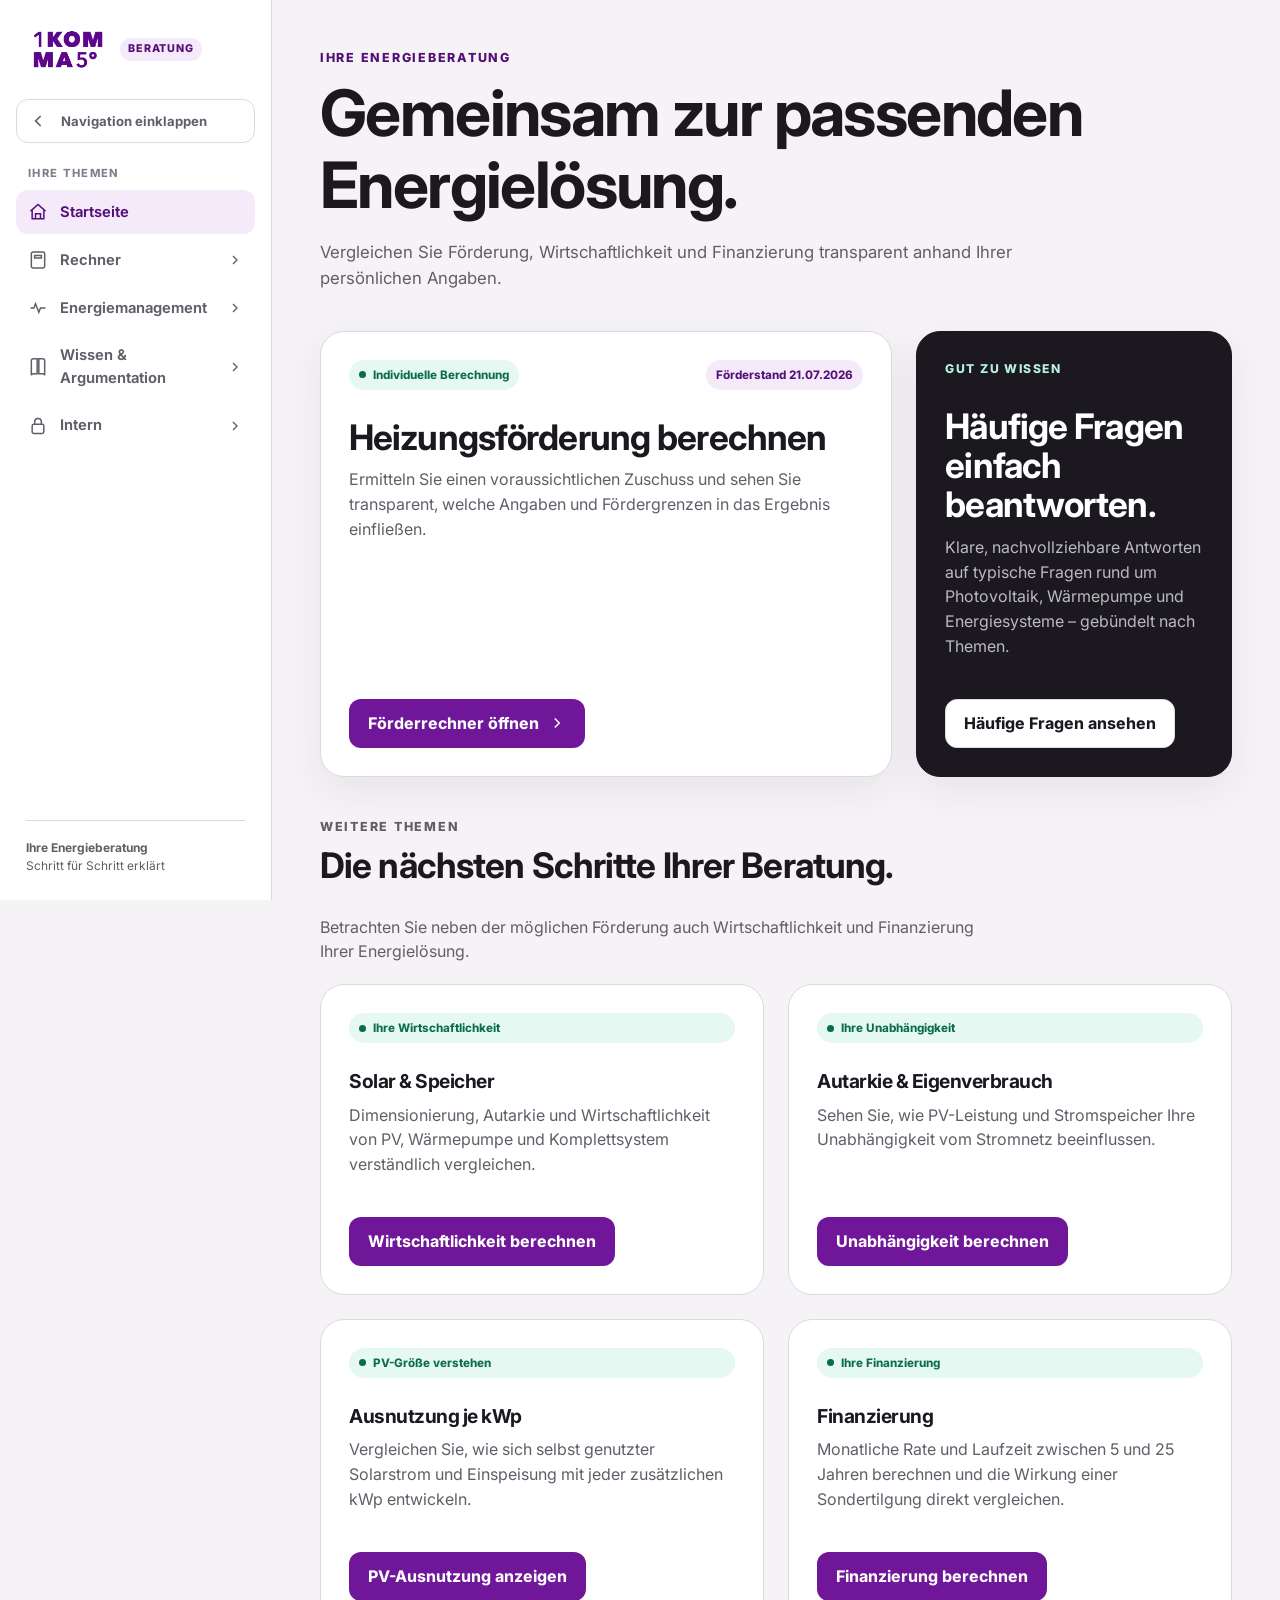
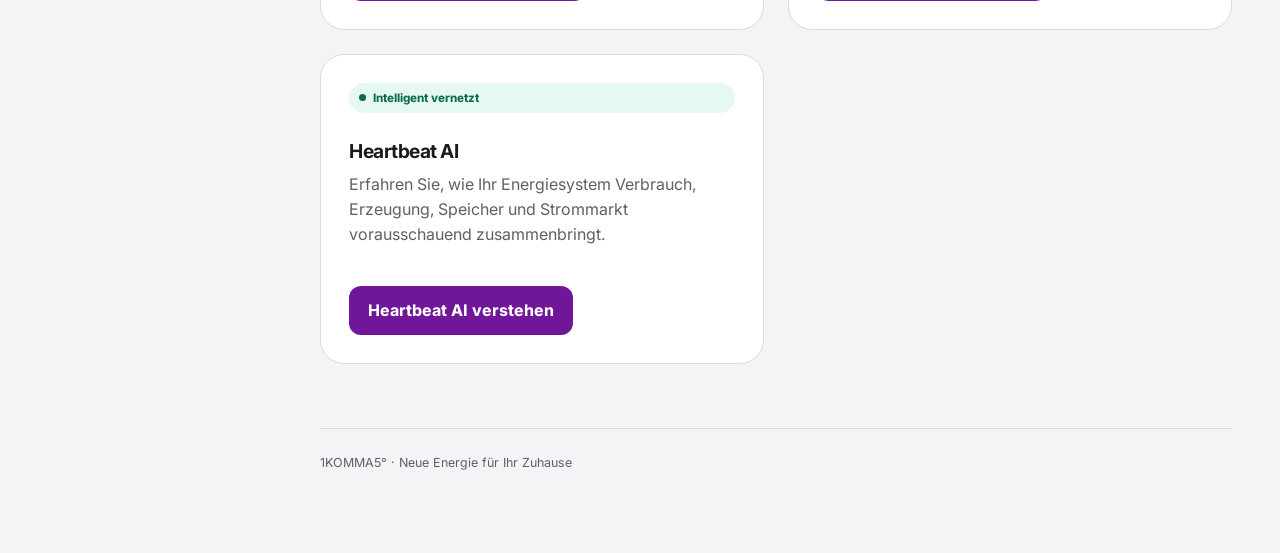
<file: index.html>
<!doctype html>
<html lang="de">
<head>
  <meta charset="utf-8">
  <meta name="viewport" content="width=device-width, initial-scale=1">
  <meta name="description" content="Digitale Energieberatung zu Förderung, Wirtschaftlichkeit und Finanzierung mit 1KOMMA5°.">
  <title>Ihre Energieberatung | 1KOMMA5°</title>
  <link rel="preconnect" href="https://fonts.googleapis.com">
  <link rel="preconnect" href="https://fonts.gstatic.com" crossorigin>
  <link href="https://fonts.googleapis.com/css2?family=Inter:wght@400;500;600;700;800&display=swap" rel="stylesheet">
  <link rel="stylesheet" href="assets/styles.css?v=20260901-1">
  <script src="assets/app.js?v=20260901-1" defer></script>
</head>
<body data-page="home">
  <main class="content" id="main-content" tabindex="-1">
    <div class="content-inner">
      <header class="page-header">
        <p class="eyebrow">Ihre Energieberatung</p>
        <h1>Gemeinsam zur passenden Energielösung.</h1>
        <p>Vergleichen Sie Förderung, Wirtschaftlichkeit und Finanzierung transparent anhand Ihrer persönlichen Angaben.</p>
      </header>

      <section class="grid dashboard-grid" aria-labelledby="module-heading" id="module">
        <article class="card module-card">
          <div class="module-card__top">
            <span class="badge badge--success"><span class="badge-dot"></span>Individuelle Berechnung</span>
            <span class="badge">Förderstand 21.07.2026</span>
          </div>
          <h2 id="module-heading">Heizungsförderung berechnen</h2>
          <p>Ermitteln Sie einen voraussichtlichen Zuschuss und sehen Sie transparent, welche Angaben und Fördergrenzen in das Ergebnis einfließen.</p>
          <div class="module-card__action">
            <a class="button" href="heizungsfoerderrechner.html">Förderrechner öffnen <svg aria-hidden="true" viewBox="0 0 24 24" fill="none" stroke="currentColor" stroke-width="2"><path d="m9 18 6-6-6-6"/></svg></a>
          </div>
        </article>

        <aside class="card card--dark module-card" aria-labelledby="beratung-heading">
          <span class="result-kicker">Gut zu wissen</span>
          <h2 id="beratung-heading">Häufige Fragen einfach beantworten.</h2>
          <p>Klare, nachvollziehbare Antworten auf typische Fragen rund um Photovoltaik, Wärmepumpe und Energiesysteme – gebündelt nach Themen.</p>
          <div class="module-card__action"><a class="button button--secondary" href="einwandbehandlung.html">Häufige Fragen ansehen</a></div>
        </aside>
      </section>

      <section class="section" aria-labelledby="next-heading">
        <div class="section-heading">
          <p class="eyebrow">Weitere Themen</p>
          <h2 id="next-heading">Die nächsten Schritte Ihrer Beratung.</h2>
          <p>Betrachten Sie neben der möglichen Förderung auch Wirtschaftlichkeit und Finanzierung Ihrer Energielösung.</p>
        </div>
        <div class="grid grid--2">
          <article class="card card--quiet module-card">
            <span class="badge badge--success"><span class="badge-dot"></span>Ihre Wirtschaftlichkeit</span>
            <h3>Solar & Speicher</h3>
            <p>Dimensionierung, Autarkie und Wirtschaftlichkeit von PV, Wärmepumpe und Komplettsystem verständlich vergleichen.</p>
            <div class="module-card__action"><a class="button" href="pv-wirtschaftlichkeitsrechner.html">Wirtschaftlichkeit berechnen</a></div>
          </article>
          <article class="card card--quiet module-card">
            <span class="badge badge--success"><span class="badge-dot"></span>Ihre Unabhängigkeit</span>
            <h3>Autarkie & Eigenverbrauch</h3>
            <p>Sehen Sie, wie PV-Leistung und Stromspeicher Ihre Unabhängigkeit vom Stromnetz beeinflussen.</p>
            <div class="module-card__action"><a class="button" href="unabhaengigkeitsrechner.html">Unabhängigkeit berechnen</a></div>
          </article>
          <article class="card card--quiet module-card">
            <span class="badge badge--success"><span class="badge-dot"></span>PV-Größe verstehen</span>
            <h3>Ausnutzung je kWp</h3>
            <p>Vergleichen Sie, wie sich selbst genutzter Solarstrom und Einspeisung mit jeder zusätzlichen kWp entwickeln.</p>
            <div class="module-card__action"><a class="button" href="pv-ausnutzungsrechner.html">PV-Ausnutzung anzeigen</a></div>
          </article>
          <article class="card card--quiet module-card">
            <span class="badge badge--success"><span class="badge-dot"></span>Ihre Finanzierung</span>
            <h3>Finanzierung</h3>
            <p>Monatliche Rate und Laufzeit zwischen 5 und 25 Jahren berechnen und die Wirkung einer Sondertilgung direkt vergleichen.</p>
            <div class="module-card__action"><a class="button" href="finanzierungsrechner.html">Finanzierung berechnen</a></div>
          </article>
          <article class="card card--quiet module-card">
            <span class="badge badge--success"><span class="badge-dot"></span>Intelligent vernetzt</span>
            <h3>Heartbeat AI</h3>
            <p>Erfahren Sie, wie Ihr Energiesystem Verbrauch, Erzeugung, Speicher und Strommarkt vorausschauend zusammenbringt.</p>
            <div class="module-card__action"><a class="button" href="heartbeat-ai.html">Heartbeat AI verstehen</a></div>
          </article>
        </div>
      </section>

      <footer class="footer">1KOMMA5° · Neue Energie für Ihr Zuhause</footer>
    </div>
  </main>
</body>
</html>
</file>
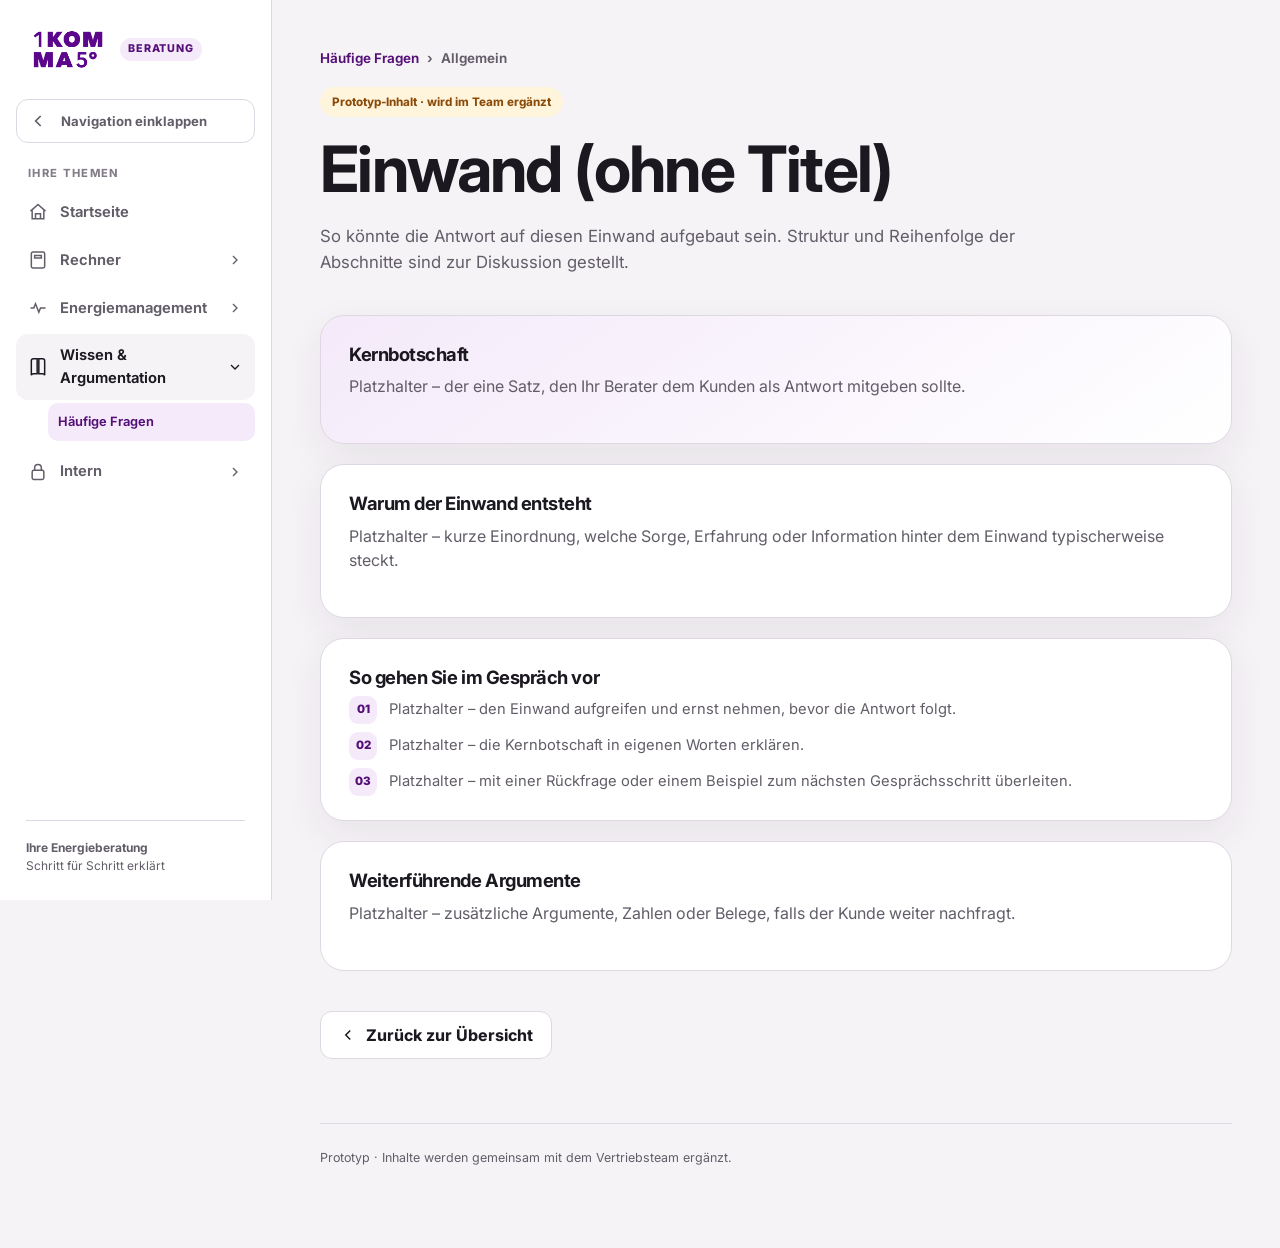
<file: einwand-detail.html>
<!doctype html>
<html lang="de">
<head>
  <meta charset="utf-8">
  <meta name="viewport" content="width=device-width, initial-scale=1">
  <meta name="description" content="Einwandbehandlung: Kernbotschaft, Hintergrund und Gesprächsleitfaden für einen einzelnen Kundeneinwand.">
  <title>Häufige Fragen | 1KOMMA5°</title>
  <link rel="preconnect" href="https://fonts.googleapis.com">
  <link rel="preconnect" href="https://fonts.gstatic.com" crossorigin>
  <link href="https://fonts.googleapis.com/css2?family=Inter:wght@400;500;600;700;800&display=swap" rel="stylesheet">
  <link rel="stylesheet" href="assets/styles.css?v=20260901-1">
  <script src="assets/app.js?v=20260901-1" defer></script>
</head>
<body data-page="objection-handling">
  <main class="content" id="main-content" tabindex="-1">
    <div class="content-inner">
      <nav class="objection-breadcrumb" aria-label="Brotkrumen">
        <a href="einwandbehandlung.html">Häufige Fragen</a>
        <span aria-hidden="true">›</span>
        <span id="breadcrumbTopic">Thema</span>
      </nav>

      <header class="page-header">
        <span class="placeholder-tag">Prototyp-Inhalt · wird im Team ergänzt</span>
        <h1 id="objectionTitle" style="margin-top: 16px;">Einwand</h1>
        <p>So könnte die Antwort auf diesen Einwand aufgebaut sein. Struktur und Reihenfolge der Abschnitte sind zur Diskussion gestellt.</p>
      </header>

      <div class="objection-detail-sections">
        <article class="card card--accent">
          <h2>Kernbotschaft</h2>
          <p>Platzhalter – der eine Satz, den Ihr Berater dem Kunden als Antwort mitgeben sollte.</p>
        </article>

        <article class="card">
          <h2>Warum der Einwand entsteht</h2>
          <p>Platzhalter – kurze Einordnung, welche Sorge, Erfahrung oder Information hinter dem Einwand typischerweise steckt.</p>
        </article>

        <article class="card">
          <h2>So gehen Sie im Gespräch vor</h2>
          <ol class="objection-steps">
            <li>Platzhalter – den Einwand aufgreifen und ernst nehmen, bevor die Antwort folgt.</li>
            <li>Platzhalter – die Kernbotschaft in eigenen Worten erklären.</li>
            <li>Platzhalter – mit einer Rückfrage oder einem Beispiel zum nächsten Gesprächsschritt überleiten.</li>
          </ol>
        </article>

        <article class="card card--quiet">
          <h2>Weiterführende Argumente</h2>
          <p>Platzhalter – zusätzliche Argumente, Zahlen oder Belege, falls der Kunde weiter nachfragt.</p>
        </article>
      </div>

      <p style="margin-top: 40px;"><a class="button button--secondary" href="einwandbehandlung.html"><svg aria-hidden="true" viewBox="0 0 24 24" fill="none" stroke="currentColor" stroke-width="2"><path d="m15 18-6-6 6-6"/></svg> Zurück zur Übersicht</a></p>

      <footer class="footer">Prototyp · Inhalte werden gemeinsam mit dem Vertriebsteam ergänzt.</footer>
    </div>
  </main>

  <script>
    (function () {
      const params = new URLSearchParams(window.location.search);
      const thema = params.get('thema') || 'Allgemein';
      const titel = params.get('titel') || 'Einwand (ohne Titel)';
      document.getElementById('breadcrumbTopic').textContent = thema;
      document.getElementById('objectionTitle').textContent = titel;
      document.title = titel + ' | 1KOMMA5°';
    })();
  </script>
</body>
</html>
</file>
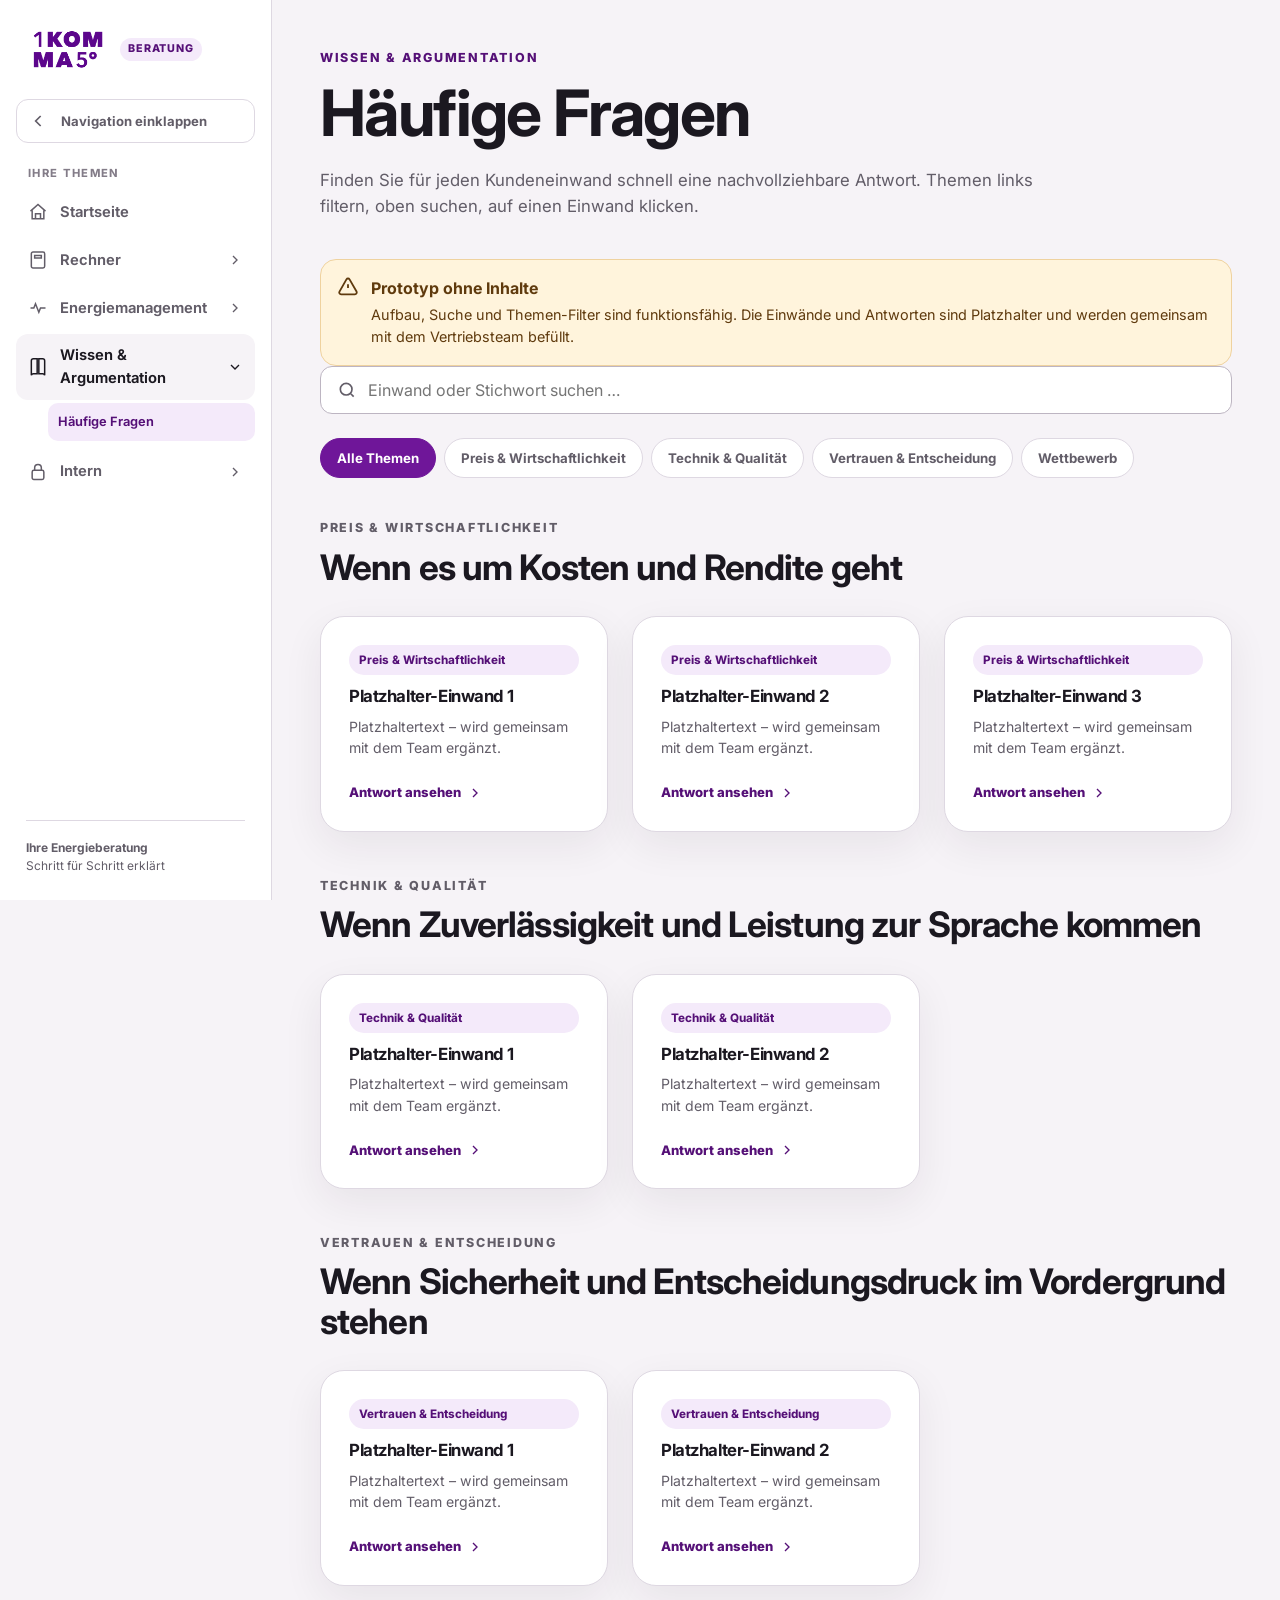
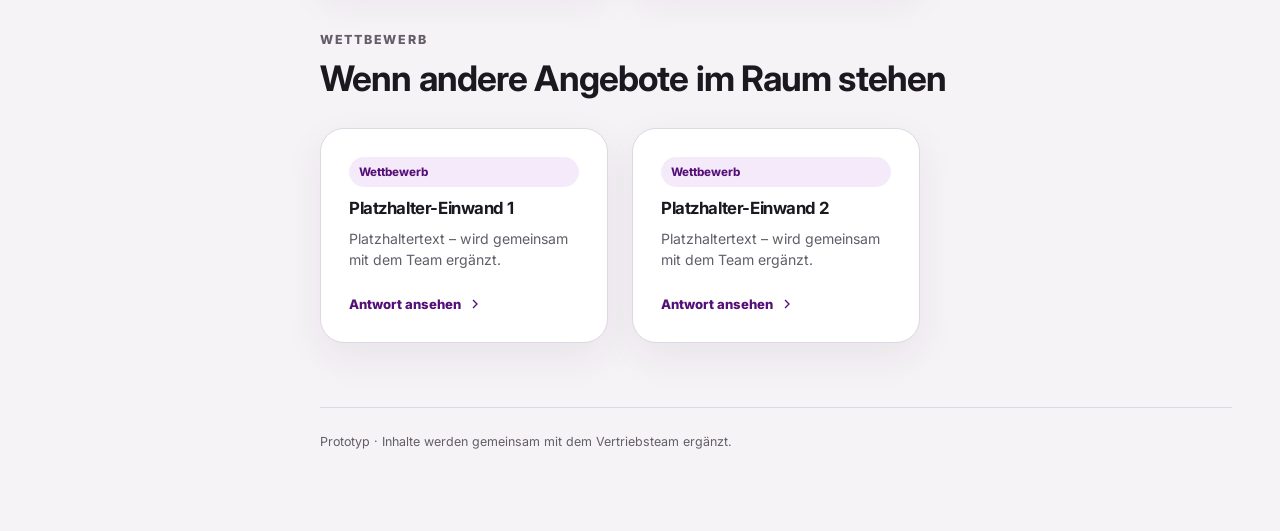
<file: einwandbehandlung.html>
<!doctype html>
<html lang="de">
<head>
  <meta charset="utf-8">
  <meta name="viewport" content="width=device-width, initial-scale=1">
  <meta name="description" content="Einwandbehandlung für die Kundenberatung: Antworten auf typische Einwände, gruppiert nach Themen und durchsuchbar.">
  <title>Häufige Fragen | 1KOMMA5°</title>
  <link rel="preconnect" href="https://fonts.googleapis.com">
  <link rel="preconnect" href="https://fonts.gstatic.com" crossorigin>
  <link href="https://fonts.googleapis.com/css2?family=Inter:wght@400;500;600;700;800&display=swap" rel="stylesheet">
  <link rel="stylesheet" href="assets/styles.css?v=20260901-1">
  <script src="assets/app.js?v=20260901-1" defer></script>
</head>
<body data-page="objection-handling">
  <main class="content" id="main-content" tabindex="-1">
    <div class="content-inner">
      <header class="page-header">
        <p class="eyebrow">Wissen &amp; Argumentation</p>
        <h1>Häufige Fragen</h1>
        <p>Finden Sie für jeden Kundeneinwand schnell eine nachvollziehbare Antwort. Themen links filtern, oben suchen, auf einen Einwand klicken.</p>
      </header>

      <div class="notice" role="note">
        <svg aria-hidden="true" viewBox="0 0 24 24" fill="none" stroke="currentColor" stroke-width="2"><path d="M12 9v4m0 4h.01M10.3 3.7 2.7 17a2 2 0 0 0 1.7 3h15.2a2 2 0 0 0 1.7-3L13.7 3.7a2 2 0 0 0-3.4 0Z"/></svg>
        <div><strong>Prototyp ohne Inhalte</strong><p>Aufbau, Suche und Themen-Filter sind funktionsfähig. Die Einwände und Antworten sind Platzhalter und werden gemeinsam mit dem Vertriebsteam befüllt.</p></div>
      </div>

      <div class="search-field" role="search">
        <svg aria-hidden="true" viewBox="0 0 24 24" fill="none" stroke="currentColor" stroke-width="2"><circle cx="11" cy="11" r="7"/><path d="m20 20-3.5-3.5"/></svg>
        <input type="search" id="objectionSearch" class="input search-field__input" placeholder="Einwand oder Stichwort suchen …" aria-label="Einwände durchsuchen">
      </div>

      <div class="filter-chips" role="group" aria-label="Nach Thema filtern">
        <button type="button" class="filter-chip is-active" data-topic="all" aria-pressed="true">Alle Themen</button>
        <button type="button" class="filter-chip" data-topic="preis" aria-pressed="false">Preis &amp; Wirtschaftlichkeit</button>
        <button type="button" class="filter-chip" data-topic="technik" aria-pressed="false">Technik &amp; Qualität</button>
        <button type="button" class="filter-chip" data-topic="vertrauen" aria-pressed="false">Vertrauen &amp; Entscheidung</button>
        <button type="button" class="filter-chip" data-topic="wettbewerb" aria-pressed="false">Wettbewerb</button>
      </div>

      <p class="objection-empty" id="objectionEmpty">Keine Einwände zu diesem Suchbegriff gefunden.</p>

      <section class="objection-group" data-topic="preis" aria-labelledby="topic-preis">
        <div class="section-heading">
          <p class="eyebrow">Preis &amp; Wirtschaftlichkeit</p>
          <h2 id="topic-preis">Wenn es um Kosten und Rendite geht</h2>
        </div>
        <div class="grid grid--3">
          <a class="card objection-card" href="einwand-detail.html?thema=Preis%20%26%20Wirtschaftlichkeit&titel=Platzhalter-Einwand%201" data-search="platzhalter einwand 1 preis anschaffung zu teuer">
            <span class="badge">Preis &amp; Wirtschaftlichkeit</span>
            <h3>Platzhalter-Einwand 1</h3>
            <p>Platzhaltertext – wird gemeinsam mit dem Team ergänzt.</p>
            <span class="objection-card__cta">Antwort ansehen <svg aria-hidden="true" viewBox="0 0 24 24" fill="none" stroke="currentColor" stroke-width="2"><path d="m9 18 6-6-6-6"/></svg></span>
          </a>
          <a class="card objection-card" href="einwand-detail.html?thema=Preis%20%26%20Wirtschaftlichkeit&titel=Platzhalter-Einwand%202" data-search="platzhalter einwand 2 preis amortisation rendite">
            <span class="badge">Preis &amp; Wirtschaftlichkeit</span>
            <h3>Platzhalter-Einwand 2</h3>
            <p>Platzhaltertext – wird gemeinsam mit dem Team ergänzt.</p>
            <span class="objection-card__cta">Antwort ansehen <svg aria-hidden="true" viewBox="0 0 24 24" fill="none" stroke="currentColor" stroke-width="2"><path d="m9 18 6-6-6-6"/></svg></span>
          </a>
          <a class="card objection-card" href="einwand-detail.html?thema=Preis%20%26%20Wirtschaftlichkeit&titel=Platzhalter-Einwand%203" data-search="platzhalter einwand 3 preis finanzierung rate">
            <span class="badge">Preis &amp; Wirtschaftlichkeit</span>
            <h3>Platzhalter-Einwand 3</h3>
            <p>Platzhaltertext – wird gemeinsam mit dem Team ergänzt.</p>
            <span class="objection-card__cta">Antwort ansehen <svg aria-hidden="true" viewBox="0 0 24 24" fill="none" stroke="currentColor" stroke-width="2"><path d="m9 18 6-6-6-6"/></svg></span>
          </a>
        </div>
      </section>

      <section class="objection-group" data-topic="technik" aria-labelledby="topic-technik">
        <div class="section-heading">
          <p class="eyebrow">Technik &amp; Qualität</p>
          <h2 id="topic-technik">Wenn Zuverlässigkeit und Leistung zur Sprache kommen</h2>
        </div>
        <div class="grid grid--3">
          <a class="card objection-card" href="einwand-detail.html?thema=Technik%20%26%20Qualit%C3%A4t&titel=Platzhalter-Einwand%201" data-search="platzhalter einwand 1 technik qualität hardware">
            <span class="badge">Technik &amp; Qualität</span>
            <h3>Platzhalter-Einwand 1</h3>
            <p>Platzhaltertext – wird gemeinsam mit dem Team ergänzt.</p>
            <span class="objection-card__cta">Antwort ansehen <svg aria-hidden="true" viewBox="0 0 24 24" fill="none" stroke="currentColor" stroke-width="2"><path d="m9 18 6-6-6-6"/></svg></span>
          </a>
          <a class="card objection-card" href="einwand-detail.html?thema=Technik%20%26%20Qualit%C3%A4t&titel=Platzhalter-Einwand%202" data-search="platzhalter einwand 2 technik lebensdauer garantie">
            <span class="badge">Technik &amp; Qualität</span>
            <h3>Platzhalter-Einwand 2</h3>
            <p>Platzhaltertext – wird gemeinsam mit dem Team ergänzt.</p>
            <span class="objection-card__cta">Antwort ansehen <svg aria-hidden="true" viewBox="0 0 24 24" fill="none" stroke="currentColor" stroke-width="2"><path d="m9 18 6-6-6-6"/></svg></span>
          </a>
        </div>
      </section>

      <section class="objection-group" data-topic="vertrauen" aria-labelledby="topic-vertrauen">
        <div class="section-heading">
          <p class="eyebrow">Vertrauen &amp; Entscheidung</p>
          <h2 id="topic-vertrauen">Wenn Sicherheit und Entscheidungsdruck im Vordergrund stehen</h2>
        </div>
        <div class="grid grid--3">
          <a class="card objection-card" href="einwand-detail.html?thema=Vertrauen%20%26%20Entscheidung&titel=Platzhalter-Einwand%201" data-search="platzhalter einwand 1 vertrauen bedenkzeit entscheidung">
            <span class="badge">Vertrauen &amp; Entscheidung</span>
            <h3>Platzhalter-Einwand 1</h3>
            <p>Platzhaltertext – wird gemeinsam mit dem Team ergänzt.</p>
            <span class="objection-card__cta">Antwort ansehen <svg aria-hidden="true" viewBox="0 0 24 24" fill="none" stroke="currentColor" stroke-width="2"><path d="m9 18 6-6-6-6"/></svg></span>
          </a>
          <a class="card objection-card" href="einwand-detail.html?thema=Vertrauen%20%26%20Entscheidung&titel=Platzhalter-Einwand%202" data-search="platzhalter einwand 2 vertrauen referenzen erfahrung">
            <span class="badge">Vertrauen &amp; Entscheidung</span>
            <h3>Platzhalter-Einwand 2</h3>
            <p>Platzhaltertext – wird gemeinsam mit dem Team ergänzt.</p>
            <span class="objection-card__cta">Antwort ansehen <svg aria-hidden="true" viewBox="0 0 24 24" fill="none" stroke="currentColor" stroke-width="2"><path d="m9 18 6-6-6-6"/></svg></span>
          </a>
        </div>
      </section>

      <section class="objection-group" data-topic="wettbewerb" aria-labelledby="topic-wettbewerb">
        <div class="section-heading">
          <p class="eyebrow">Wettbewerb</p>
          <h2 id="topic-wettbewerb">Wenn andere Angebote im Raum stehen</h2>
        </div>
        <div class="grid grid--3">
          <a class="card objection-card" href="einwand-detail.html?thema=Wettbewerb&titel=Platzhalter-Einwand%201" data-search="platzhalter einwand 1 wettbewerb vergleich anbieter">
            <span class="badge">Wettbewerb</span>
            <h3>Platzhalter-Einwand 1</h3>
            <p>Platzhaltertext – wird gemeinsam mit dem Team ergänzt.</p>
            <span class="objection-card__cta">Antwort ansehen <svg aria-hidden="true" viewBox="0 0 24 24" fill="none" stroke="currentColor" stroke-width="2"><path d="m9 18 6-6-6-6"/></svg></span>
          </a>
          <a class="card objection-card" href="einwand-detail.html?thema=Wettbewerb&titel=Platzhalter-Einwand%202" data-search="platzhalter einwand 2 wettbewerb günstiger angebot">
            <span class="badge">Wettbewerb</span>
            <h3>Platzhalter-Einwand 2</h3>
            <p>Platzhaltertext – wird gemeinsam mit dem Team ergänzt.</p>
            <span class="objection-card__cta">Antwort ansehen <svg aria-hidden="true" viewBox="0 0 24 24" fill="none" stroke="currentColor" stroke-width="2"><path d="m9 18 6-6-6-6"/></svg></span>
          </a>
        </div>
      </section>

      <footer class="footer">Prototyp · Inhalte werden gemeinsam mit dem Vertriebsteam ergänzt.</footer>
    </div>
  </main>

  <script>
    (function () {
      const searchInput = document.getElementById('objectionSearch');
      const chips = document.querySelectorAll('.filter-chip');
      const groups = document.querySelectorAll('.objection-group');
      const emptyState = document.getElementById('objectionEmpty');
      let activeTopic = 'all';

      function applyFilters() {
        const query = searchInput.value.trim().toLowerCase();
        let visibleCount = 0;

        groups.forEach((group) => {
          const topicMatches = activeTopic === 'all' || group.dataset.topic === activeTopic;
          let groupVisibleCount = 0;

          group.querySelectorAll('.objection-card').forEach((card) => {
            const haystack = `${card.dataset.search || ''} ${card.textContent}`.toLowerCase();
            const textMatches = query === '' || haystack.includes(query);
            const show = topicMatches && textMatches;
            card.hidden = !show;
            if (show) groupVisibleCount += 1;
          });

          group.hidden = groupVisibleCount === 0;
          visibleCount += groupVisibleCount;
        });

        emptyState.classList.toggle('is-visible', visibleCount === 0);
      }

      searchInput.addEventListener('input', applyFilters);

      chips.forEach((chip) => {
        chip.addEventListener('click', () => {
          chips.forEach((c) => {
            c.classList.remove('is-active');
            c.setAttribute('aria-pressed', 'false');
          });
          chip.classList.add('is-active');
          chip.setAttribute('aria-pressed', 'true');
          activeTopic = chip.dataset.topic;
          applyFilters();
        });
      });
    })();
  </script>
</body>
</html>
</file>
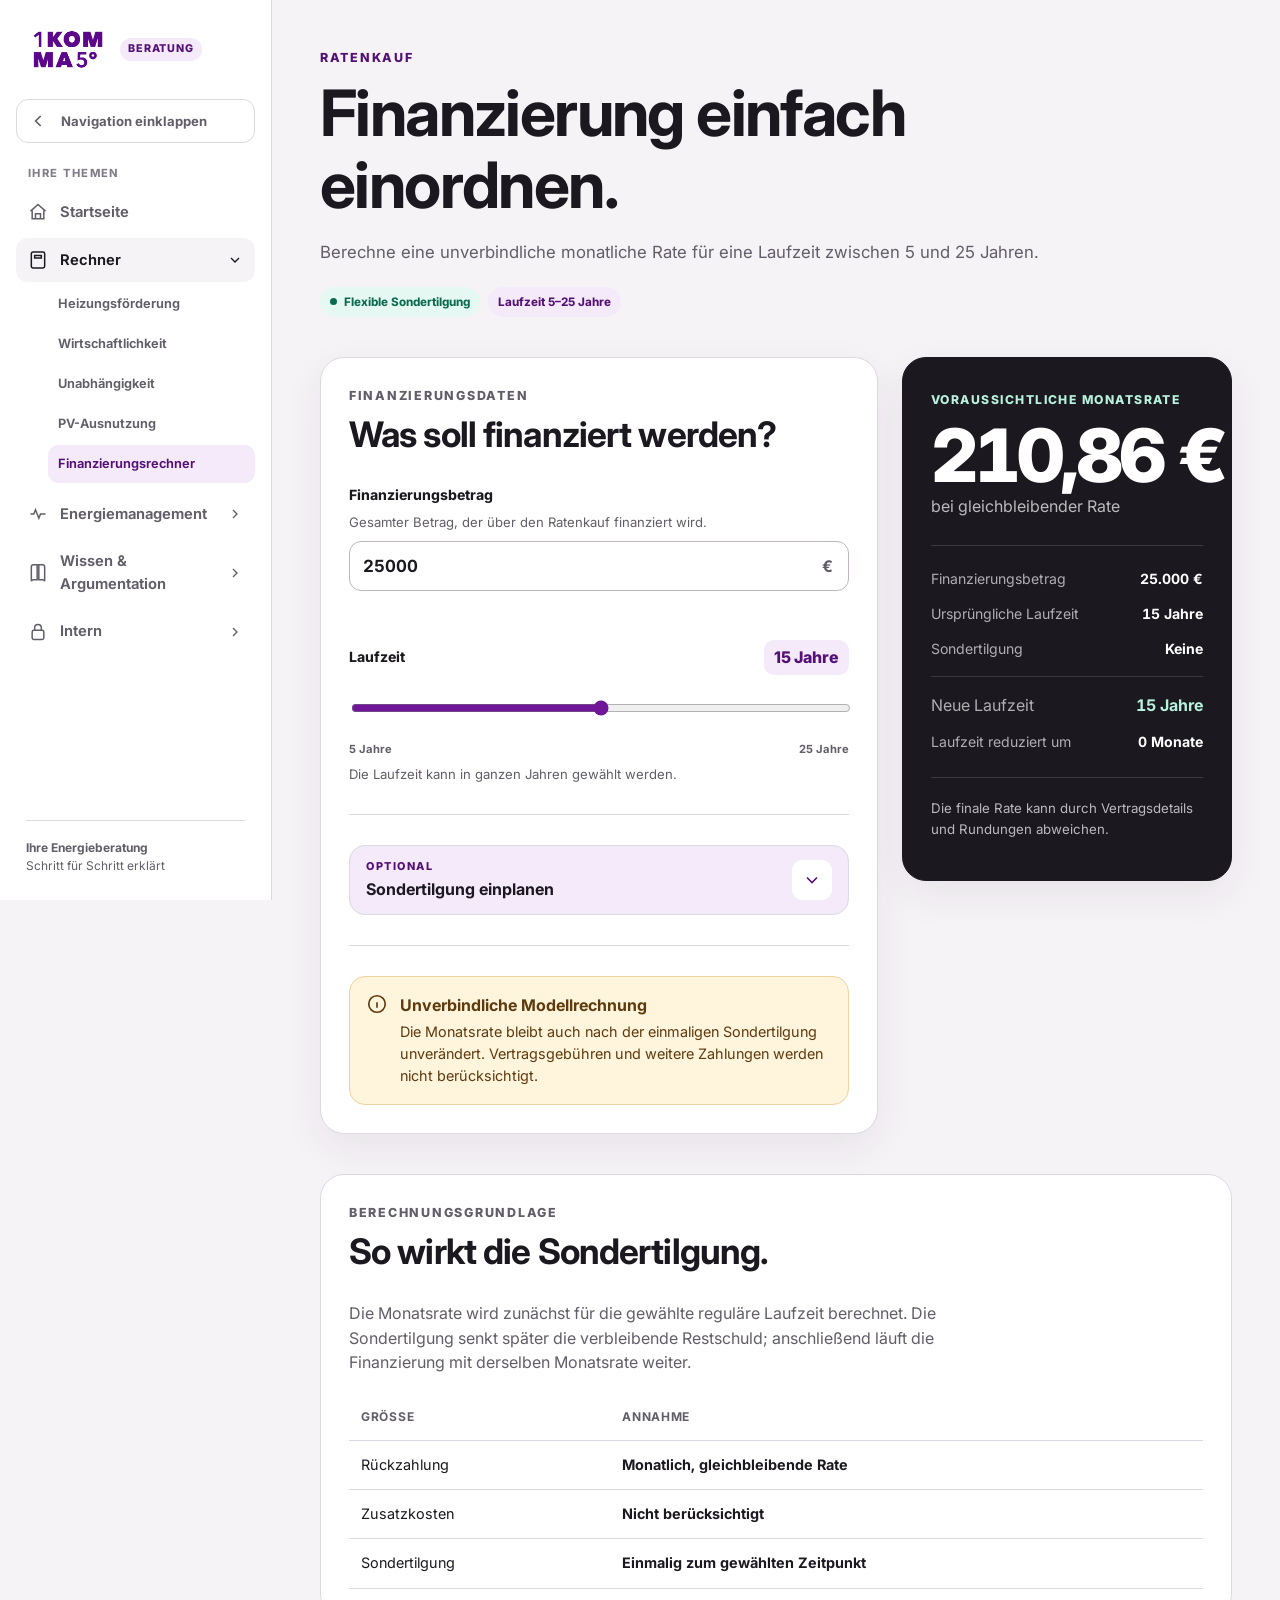
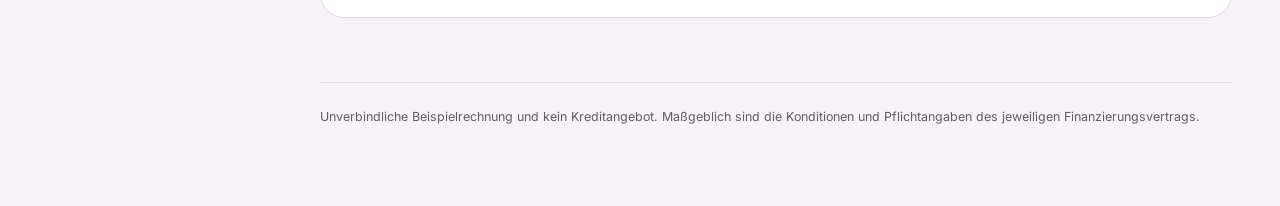
<file: finanzierungsrechner.html>
<!doctype html>
<html lang="de">
<head>
  <meta charset="utf-8">
  <meta name="viewport" content="width=device-width, initial-scale=1">
  <meta name="description" content="Finanzierungsrechner für den 1KOMMA5° Ratenkauf mit 6,16 Prozent effektivem Jahreszins.">
  <title>Finanzierung berechnen | 1KOMMA5°</title>
  <link rel="preconnect" href="https://fonts.googleapis.com">
  <link rel="preconnect" href="https://fonts.gstatic.com" crossorigin>
  <link href="https://fonts.googleapis.com/css2?family=Inter:wght@400;500;600;700;800&display=swap" rel="stylesheet">
  <link rel="stylesheet" href="assets/styles.css?v=20260901-1">
  <script src="assets/app.js?v=20260901-1" defer></script>
</head>
<body data-page="financing-calculator">
  <main class="content" id="main-content" tabindex="-1">
    <div class="content-inner">
      <header class="page-header">
        <p class="eyebrow">Ratenkauf</p>
        <h1>Finanzierung einfach einordnen.</h1>
        <p>Berechne eine unverbindliche monatliche Rate für eine Laufzeit zwischen 5 und 25 Jahren.</p>
        <div class="status-row">
          <span class="badge badge--success"><span class="badge-dot"></span>Flexible Sondertilgung</span>
          <span class="badge">Laufzeit 5–25 Jahre</span>
        </div>
      </header>

      <section class="grid calculator-grid" aria-label="Finanzierung berechnen">
        <form class="card" id="financing-form" novalidate>
          <div class="form-section">
            <p class="eyebrow">Finanzierungsdaten</p>
            <h2>Was soll finanziert werden?</h2>

            <div class="field">
              <label for="finance-amount">Finanzierungsbetrag</label>
              <p class="field-hint" id="amount-hint">Gesamter Betrag, der über den Ratenkauf finanziert wird.</p>
              <div class="finance-input-wrap">
                <input class="input finance-input" id="finance-amount" name="finance-amount" type="number" inputmode="decimal" min="1000" max="250000" step="500" value="25000" aria-describedby="amount-hint amount-error">
                <span aria-hidden="true">€</span>
              </div>
              <p class="field-error" id="amount-error" role="alert"></p>
            </div>

            <div class="field">
              <div class="range-head">
                <label for="finance-term">Laufzeit</label>
                <output class="range-value" id="term-output" for="finance-term">15 Jahre</output>
              </div>
              <input id="finance-term" name="finance-term" type="range" min="5" max="25" step="1" value="15" aria-describedby="term-hint">
              <div class="range-labels" aria-hidden="true"><span>5 Jahre</span><span>25 Jahre</span></div>
              <p class="field-hint" id="term-hint">Die Laufzeit kann in ganzen Jahren gewählt werden.</p>
            </div>
          </div>

          <details class="form-section optional-section">
            <summary class="optional-section__summary">
              <span><span class="eyebrow">Optional</span><strong>Sondertilgung einplanen</strong></span>
              <span class="optional-section__icon" aria-hidden="true"><svg viewBox="0 0 24 24" fill="none" stroke="currentColor" stroke-width="2"><path d="m6 9 6 6 6-6"/></svg></span>
            </summary>
            <div class="optional-section__content">

            <div class="field">
              <label for="special-payment">Einmalige Sondertilgung</label>
              <p class="field-hint" id="special-payment-hint">Die Monatsrate bleibt gleich. Die Sondertilgung verkürzt ausschließlich die Laufzeit.</p>
              <div class="finance-input-wrap">
                <input class="input finance-input" id="special-payment" name="special-payment" type="number" inputmode="decimal" min="0" max="250000" step="500" value="0" aria-describedby="special-payment-hint special-payment-error">
                <span aria-hidden="true">€</span>
              </div>
              <p class="field-error" id="special-payment-error" role="alert"></p>
            </div>

            <div class="field">
              <div class="range-head">
                <label for="special-year">Zeitpunkt der Sondertilgung</label>
                <output class="range-value" id="special-year-output" for="special-year">Nach 5 Jahren</output>
              </div>
              <input id="special-year" name="special-year" type="range" min="1" max="14" step="1" value="5" aria-describedby="special-year-hint" disabled>
              <div class="range-labels" aria-hidden="true"><span>Nach 1 Jahr</span><span id="special-year-max">Nach 14 Jahren</span></div>
              <p class="field-hint" id="special-year-hint">Der Zeitpunkt wird aktiv, sobald eine Sondertilgung eingetragen ist.</p>
            </div>
            </div>
          </details>

          <div class="form-section">
            <div class="notice">
              <svg aria-hidden="true" viewBox="0 0 24 24" fill="none" stroke="currentColor" stroke-width="1.8"><circle cx="12" cy="12" r="9"/><path d="M12 10v6M12 7h.01"/></svg>
              <div><strong>Unverbindliche Modellrechnung</strong><p>Die Monatsrate bleibt auch nach der einmaligen Sondertilgung unverändert. Vertragsgebühren und weitere Zahlungen werden nicht berücksichtigt.</p></div>
            </div>
          </div>
        </form>

        <aside class="card card--dark result-panel" aria-labelledby="result-heading" aria-live="polite">
          <span class="result-kicker">Voraussichtliche Monatsrate</span>
          <h2 class="result-total" id="result-heading"><span id="monthly-rate">–</span></h2>
          <p>bei gleichbleibender Rate</p>
          <div class="result-list">
            <div class="result-row"><span>Finanzierungsbetrag</span><strong id="result-amount">–</strong></div>
            <div class="result-row"><span>Ursprüngliche Laufzeit</span><strong id="result-original-term">–</strong></div>
            <div class="result-row"><span>Sondertilgung</span><strong id="result-special-payment">–</strong></div>
            <div class="result-row result-row--total"><span>Neue Laufzeit</span><strong id="result-new-term">–</strong></div>
            <div class="result-row"><span>Laufzeit reduziert um</span><strong id="result-time-saved">–</strong></div>
          </div>
          <p class="result-explanation" id="result-note">Die finale Rate kann durch Vertragsdetails und Rundungen abweichen.</p>
        </aside>
      </section>

      <section class="section card card--quiet" aria-labelledby="calculation-heading">
        <div class="section-heading">
          <p class="eyebrow">Berechnungsgrundlage</p>
          <h2 id="calculation-heading">So wirkt die Sondertilgung.</h2>
          <p>Die Monatsrate wird zunächst für die gewählte reguläre Laufzeit berechnet. Die Sondertilgung senkt später die verbleibende Restschuld; anschließend läuft die Finanzierung mit derselben Monatsrate weiter.</p>
        </div>
        <table class="assumption-table">
          <thead><tr><th>Größe</th><th>Annahme</th></tr></thead>
          <tbody>
            <tr><td>Rückzahlung</td><td>Monatlich, gleichbleibende Rate</td></tr>
            <tr><td>Zusatzkosten</td><td>Nicht berücksichtigt</td></tr>
            <tr><td>Sondertilgung</td><td>Einmalig zum gewählten Zeitpunkt</td></tr>
          </tbody>
        </table>
      </section>

      <footer class="footer">Unverbindliche Beispielrechnung und kein Kreditangebot. Maßgeblich sind die Konditionen und Pflichtangaben des jeweiligen Finanzierungsvertrags.</footer>
    </div>
  </main>

  <script>
    (() => {
      const EFFECTIVE_ANNUAL_RATE = 0.0616;
      const amountInput = document.querySelector('#finance-amount');
      const termInput = document.querySelector('#finance-term');
      const termOutput = document.querySelector('#term-output');
      const amountError = document.querySelector('#amount-error');
      const specialPaymentInput = document.querySelector('#special-payment');
      const specialPaymentError = document.querySelector('#special-payment-error');
      const specialYearInput = document.querySelector('#special-year');
      const specialYearOutput = document.querySelector('#special-year-output');
      const specialYearMax = document.querySelector('#special-year-max');
      const euro = new Intl.NumberFormat('de-DE', { style: 'currency', currency: 'EUR', minimumFractionDigits: 2, maximumFractionDigits: 2 });
      const wholeEuro = new Intl.NumberFormat('de-DE', { style: 'currency', currency: 'EUR', maximumFractionDigits: 0 });

      const setText = (selector, value) => {
        document.querySelector(selector).textContent = value;
      };

      const formatDuration = (months) => {
        const years = Math.floor(months / 12);
        const remainingMonths = months % 12;
        const parts = [];
        if (years) parts.push(`${years} ${years === 1 ? 'Jahr' : 'Jahre'}`);
        if (remainingMonths) parts.push(`${remainingMonths} ${remainingMonths === 1 ? 'Monat' : 'Monate'}`);
        return parts.join(' und ') || '0 Monate';
      };

      const calculate = () => {
        const amount = Number(amountInput.value);
        const years = Number(termInput.value);
        const months = years * 12;
        const specialPayment = Number(specialPaymentInput.value || 0);
        const maximumSpecialYear = Math.max(1, years - 1);
        specialYearInput.max = String(maximumSpecialYear);
        if (Number(specialYearInput.value) > maximumSpecialYear) specialYearInput.value = String(maximumSpecialYear);
        const specialYear = Number(specialYearInput.value);
        const monthlyRate = Math.pow(1 + EFFECTIVE_ANNUAL_RATE, 1 / 12) - 1;
        const validAmount = Number.isFinite(amount) && amount >= 1000 && amount <= 250000;
        const validSpecialPayment = Number.isFinite(specialPayment) && specialPayment >= 0 && (!validAmount || specialPayment <= amount);
        const hasSpecialPayment = validSpecialPayment && specialPayment > 0;

        termOutput.value = `${years} Jahre`;
        termOutput.textContent = `${years} Jahre`;
        specialYearInput.disabled = !hasSpecialPayment;
        specialYearOutput.value = `Nach ${specialYear} ${specialYear === 1 ? 'Jahr' : 'Jahren'}`;
        specialYearOutput.textContent = specialYearOutput.value;
        specialYearMax.textContent = `Nach ${maximumSpecialYear} ${maximumSpecialYear === 1 ? 'Jahr' : 'Jahren'}`;
        setText('#result-original-term', formatDuration(months));

        amountInput.setAttribute('aria-invalid', String(!validAmount));
        amountError.textContent = validAmount ? '' : 'Bitte einen Finanzierungsbetrag zwischen 1.000 € und 250.000 € eingeben.';
        specialPaymentInput.setAttribute('aria-invalid', String(!validSpecialPayment));
        specialPaymentError.textContent = validSpecialPayment ? '' : 'Die Sondertilgung darf den Finanzierungsbetrag nicht überschreiten.';

        if (!validAmount || !validSpecialPayment) {
          ['#monthly-rate', '#result-amount', '#result-special-payment', '#result-new-term', '#result-time-saved'].forEach((selector) => setText(selector, '–'));
          return;
        }

        const payment = amount * monthlyRate / (1 - Math.pow(1 + monthlyRate, -months));
        const specialPaymentMonth = specialYear * 12;
        let balance = amount;
        let paidMonths = months;

        for (let month = 1; month <= months; month += 1) {
          balance += balance * monthlyRate;
          balance -= payment;
          if (hasSpecialPayment && month === specialPaymentMonth) balance -= Math.min(specialPayment, Math.max(0, balance));
          if (balance <= 0.01) {
            paidMonths = month;
            break;
          }
        }

        setText('#monthly-rate', euro.format(payment));
        setText('#result-amount', wholeEuro.format(amount));
        setText('#result-special-payment', hasSpecialPayment ? `${wholeEuro.format(specialPayment)} nach ${specialYear} ${specialYear === 1 ? 'Jahr' : 'Jahren'}` : 'Keine');
        setText('#result-new-term', formatDuration(paidMonths));
        setText('#result-time-saved', formatDuration(months - paidMonths));
      };

      amountInput.addEventListener('input', calculate);
      amountInput.addEventListener('blur', calculate);
      termInput.addEventListener('input', calculate);
      specialPaymentInput.addEventListener('input', calculate);
      specialPaymentInput.addEventListener('blur', calculate);
      specialYearInput.addEventListener('input', calculate);
      calculate();
    })();
  </script>
</body>
</html>
</file>
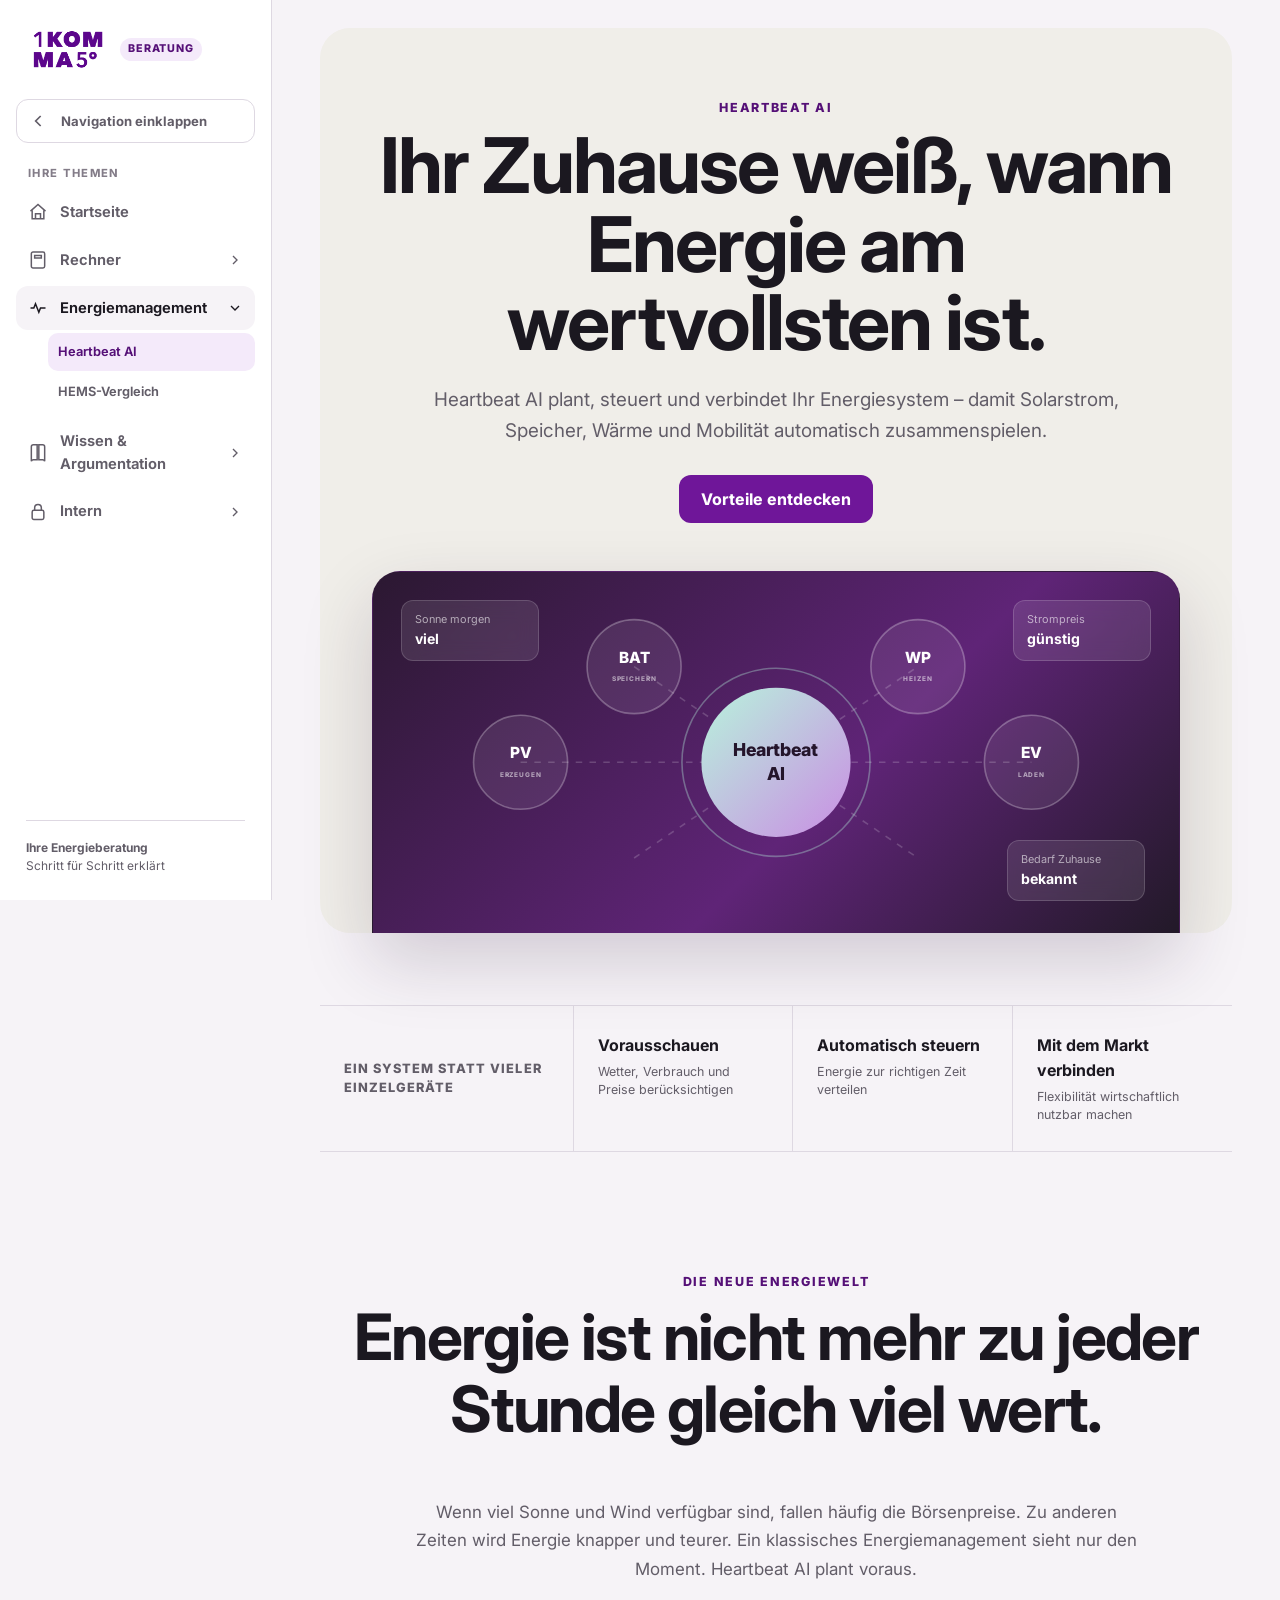
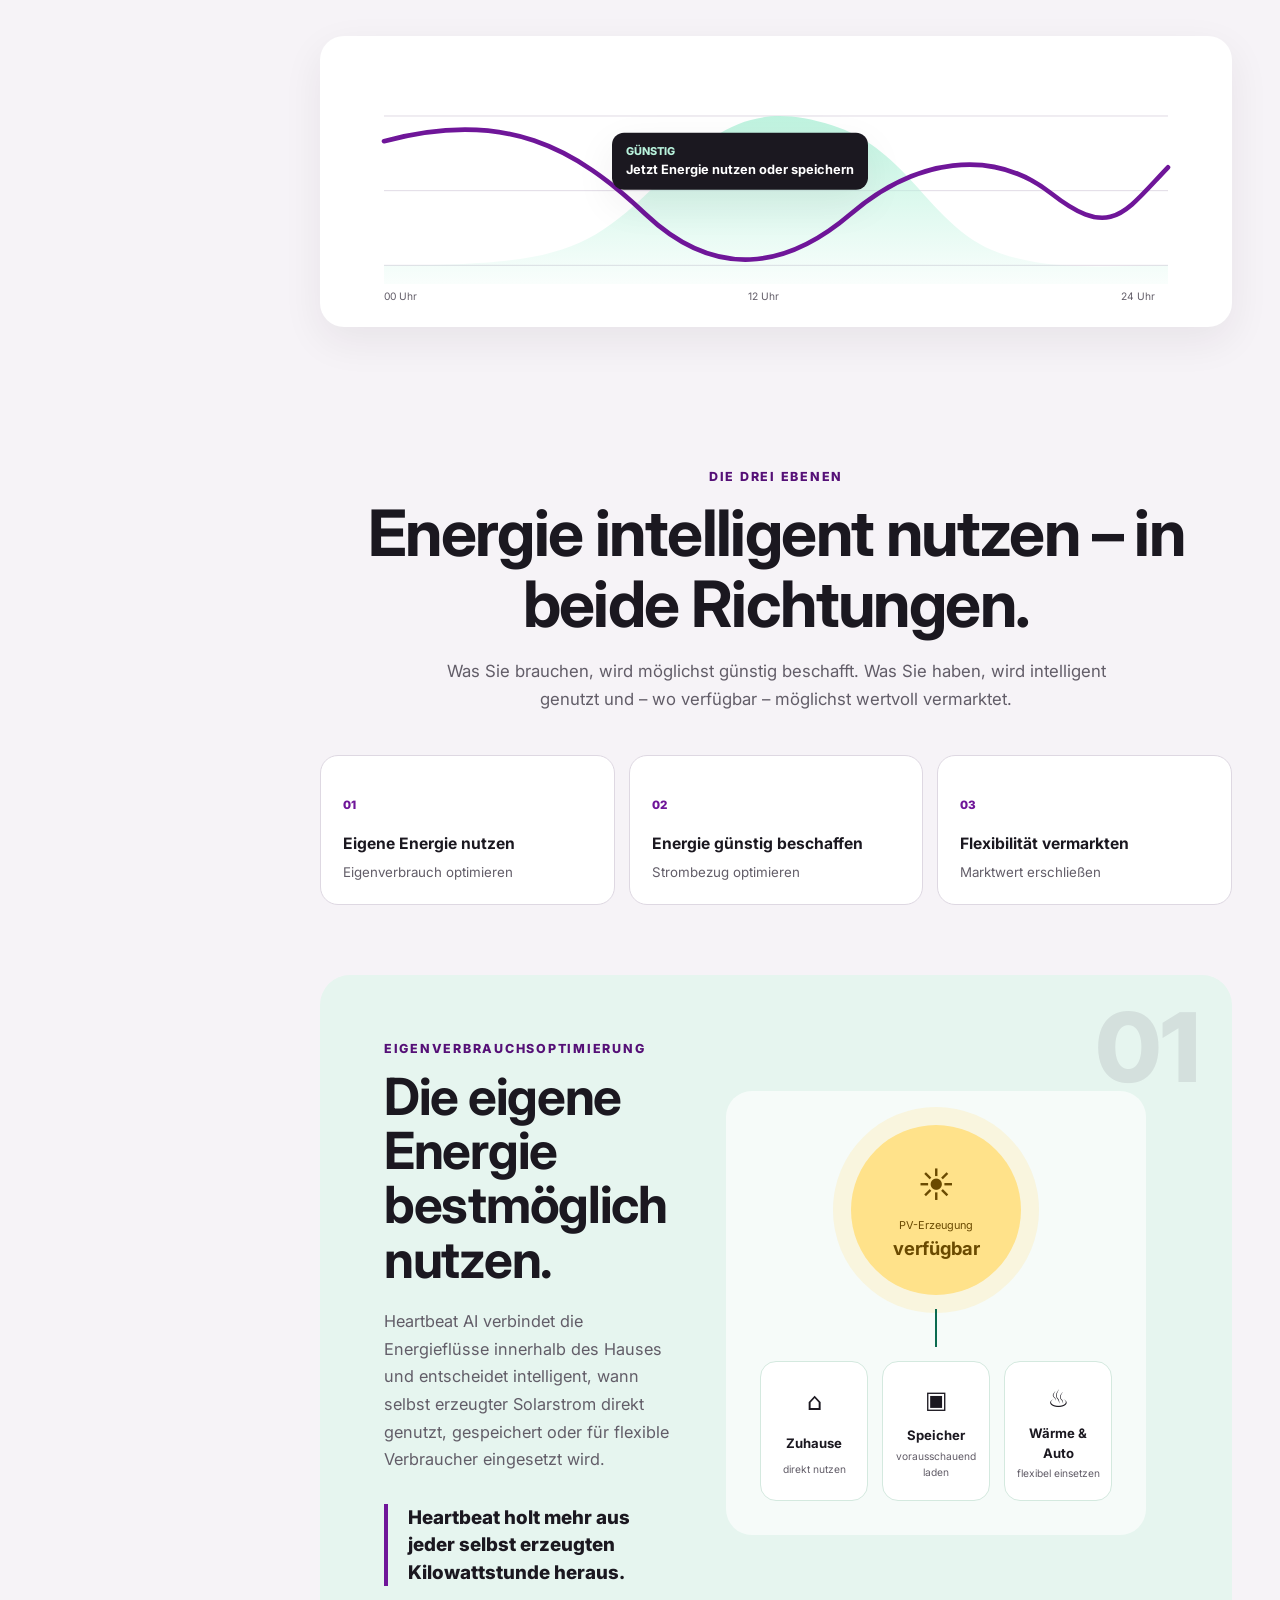
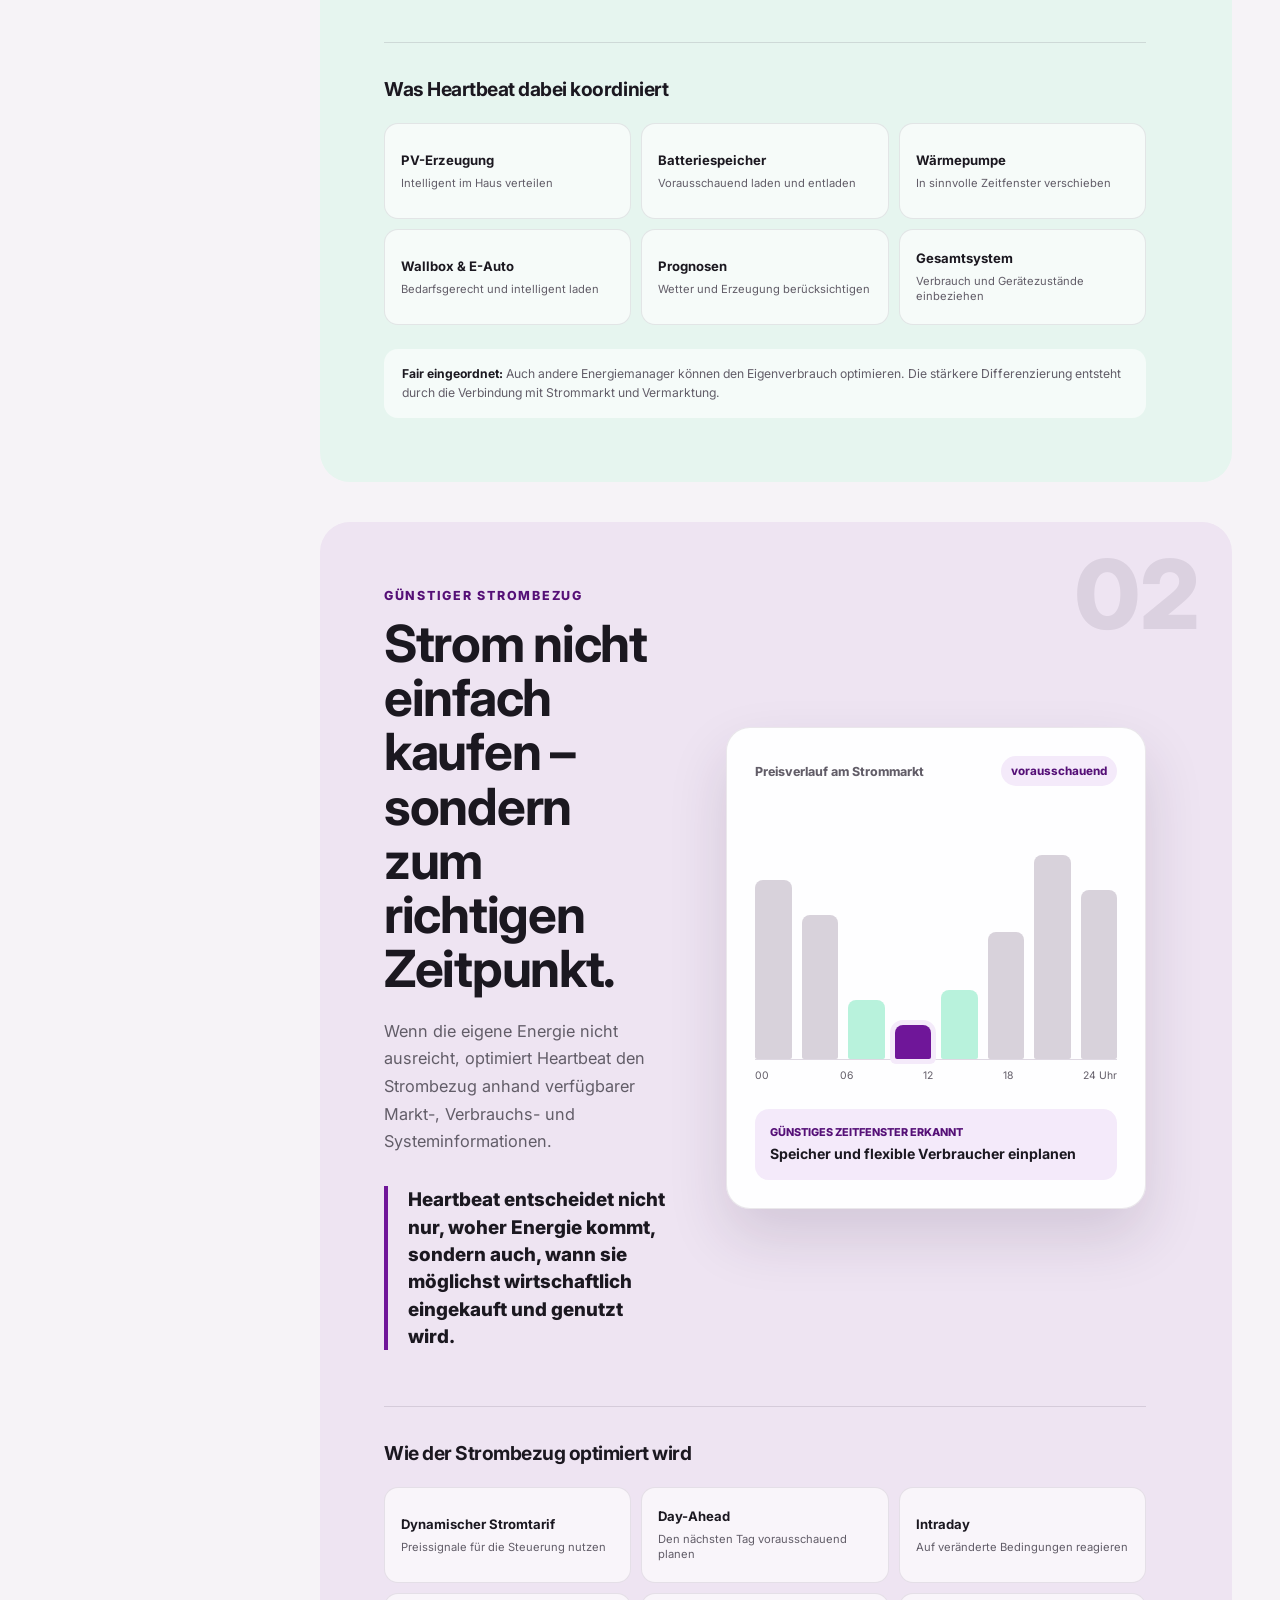
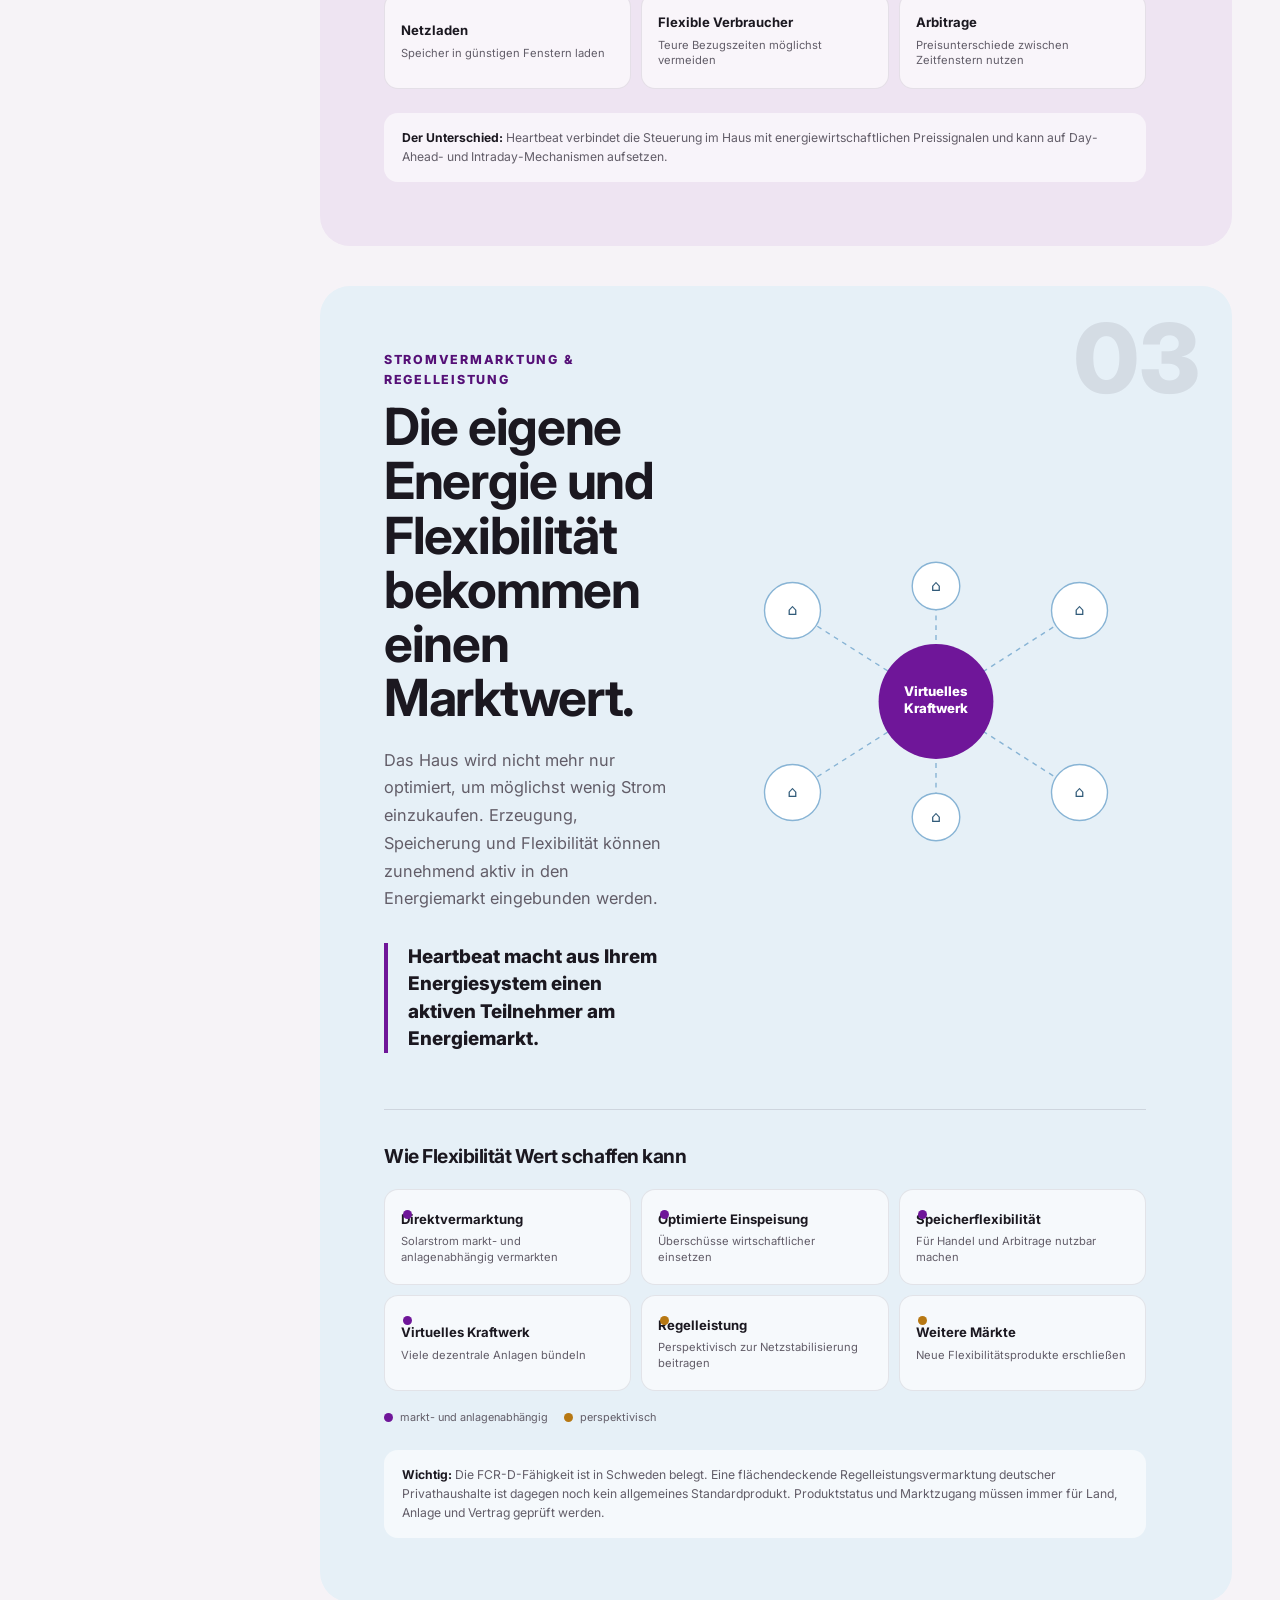
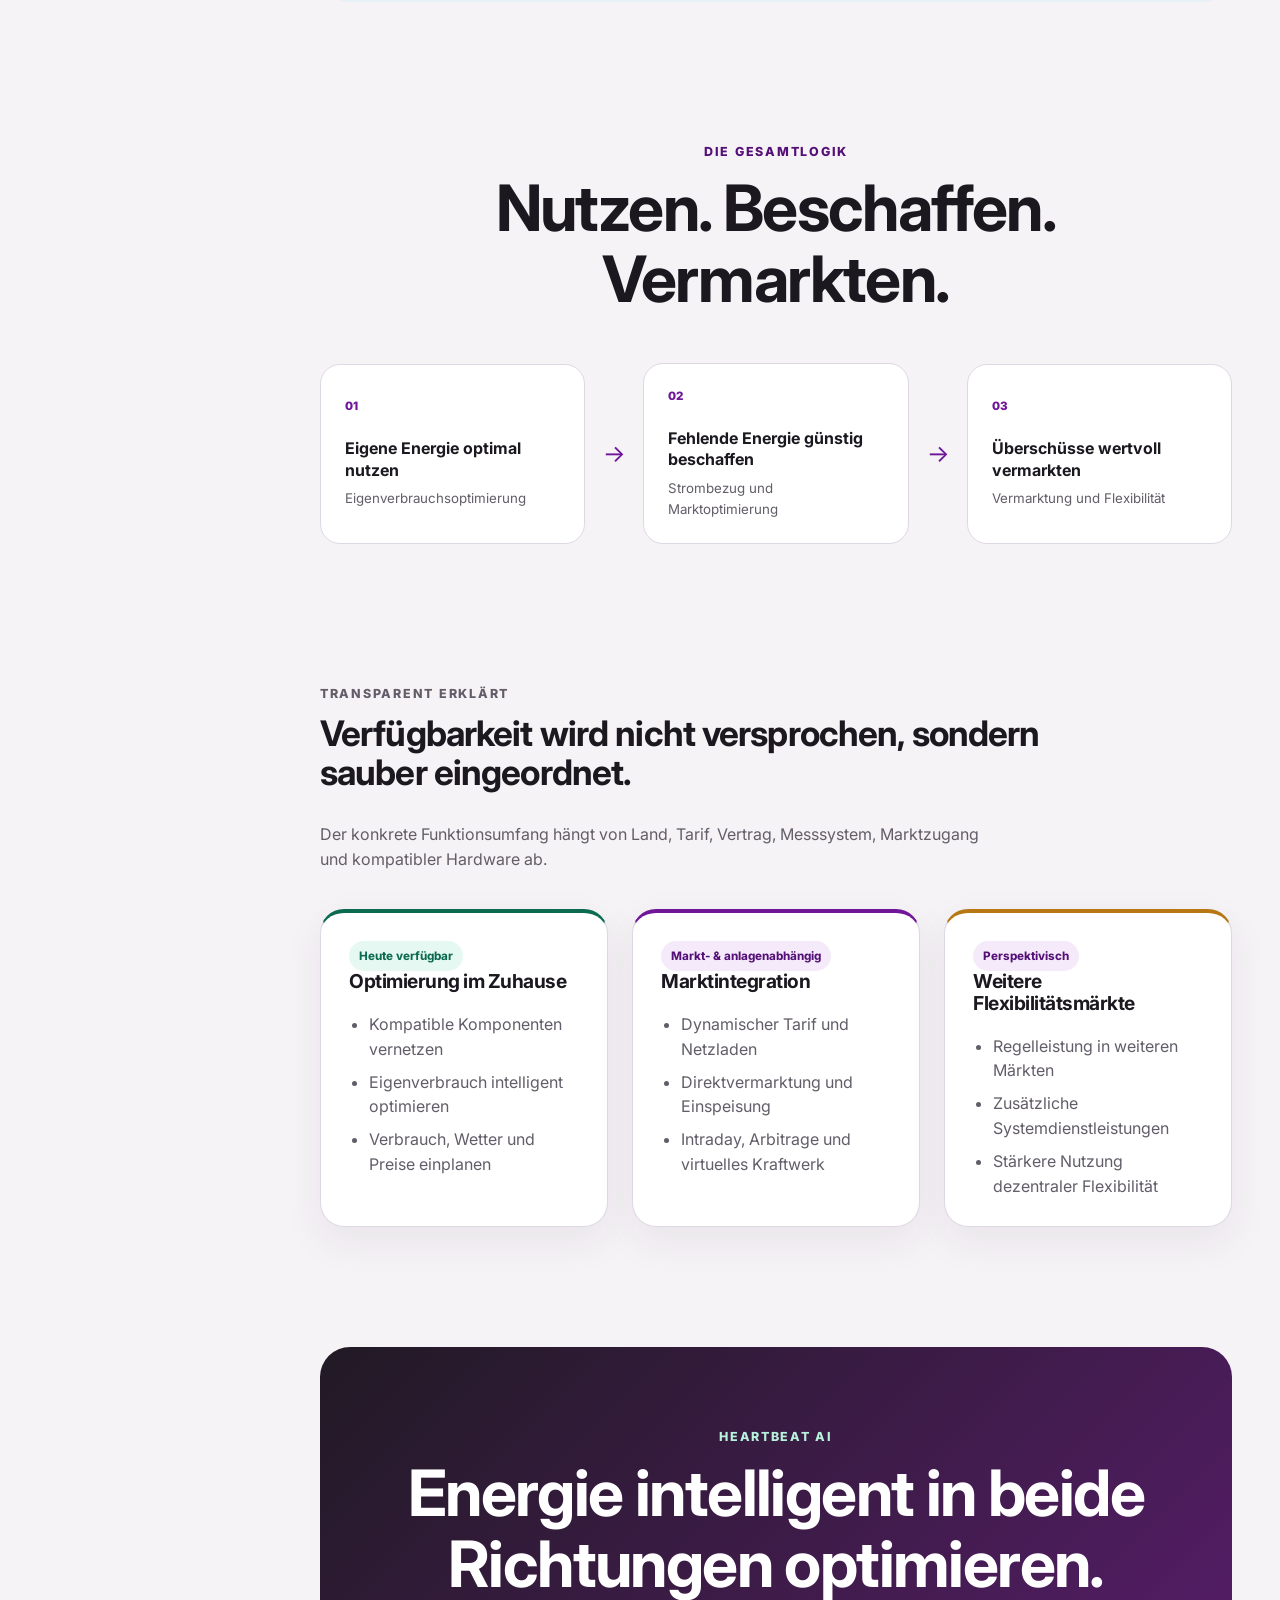
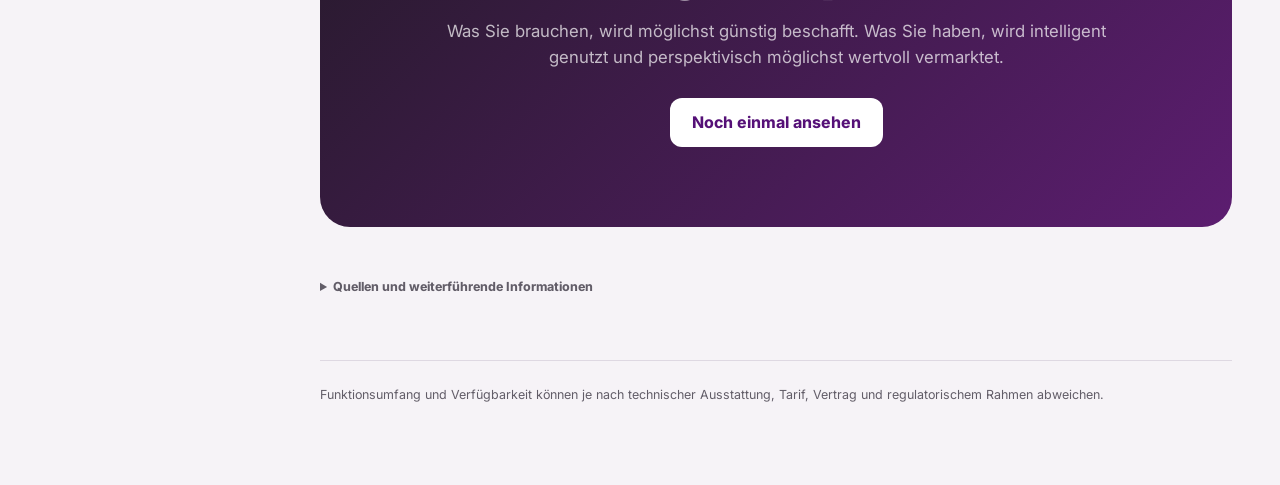
<file: heartbeat-ai.html>
<!doctype html>
<html lang="de">
<head>
  <meta charset="utf-8">
  <meta name="viewport" content="width=device-width, initial-scale=1">
  <meta name="description" content="Heartbeat AI verbindet Solaranlage, Speicher, Wärmepumpe und Wallbox zu einem intelligenten Energiesystem.">
  <title>Heartbeat AI | 1KOMMA5°</title>
  <link rel="preconnect" href="https://fonts.googleapis.com">
  <link rel="preconnect" href="https://fonts.gstatic.com" crossorigin>
  <link href="https://fonts.googleapis.com/css2?family=Inter:wght@400;500;600;700;800&display=swap" rel="stylesheet">
  <link rel="stylesheet" href="assets/styles.css?v=20260901-1">
  <script src="assets/app.js?v=20260901-1" defer></script>
</head>
<body data-page="heartbeat-pitch">
  <main class="content heartbeat-page" id="main-content" tabindex="-1">
    <div class="content-inner heartbeat-inner">
      <header class="heartbeat-hero">
        <p class="eyebrow">Heartbeat AI</p>
        <h1>Ihr Zuhause weiß, wann Energie am wertvollsten ist.</h1>
        <p class="heartbeat-hero__lead">Heartbeat AI plant, steuert und verbindet Ihr Energiesystem – damit Solarstrom, Speicher, Wärme und Mobilität automatisch zusammenspielen.</p>
        <a class="heartbeat-button" href="#vorteile">Vorteile entdecken</a>
        <div class="heartbeat-stage" aria-label="Heartbeat AI koordiniert die Energie im Zuhause">
          <div class="heartbeat-stage__signal heartbeat-stage__signal--sun"><span>Sonne morgen</span><strong>viel</strong></div>
          <div class="heartbeat-stage__signal heartbeat-stage__signal--price"><span>Strompreis</span><strong>günstig</strong></div>
          <div class="heartbeat-stage__signal heartbeat-stage__signal--home"><span>Bedarf Zuhause</span><strong>bekannt</strong></div>
          <svg viewBox="0 0 920 420" role="img" aria-label="Solar, Batterie, Wärmepumpe und E-Auto sind mit Heartbeat AI verbunden">
            <defs><linearGradient id="hbGlow" x1="0" y1="0" x2="1" y2="1"><stop stop-color="#b8f2dc"/><stop offset="1" stop-color="#c98ee3"/></linearGradient></defs>
            <path class="heartbeat-stage__line" d="M145 210H775M285 92 460 210 635 92M285 328 460 210 635 328"/>
            <g class="heartbeat-stage__device"><circle cx="145" cy="210" r="58"/><text x="145" y="205">PV</text><text class="small" x="145" y="228">ERZEUGEN</text></g><g class="heartbeat-stage__device"><circle cx="285" cy="92" r="58"/><text x="285" y="87">BAT</text><text class="small" x="285" y="110">SPEICHERN</text></g><g class="heartbeat-stage__device"><circle cx="635" cy="92" r="58"/><text x="635" y="87">WP</text><text class="small" x="635" y="110">HEIZEN</text></g><g class="heartbeat-stage__device"><circle cx="775" cy="210" r="58"/><text x="775" y="205">EV</text><text class="small" x="775" y="228">LADEN</text></g>
            <g class="heartbeat-stage__core"><circle cx="460" cy="210" r="92"/><text x="460" y="202">Heartbeat</text><text x="460" y="232">AI</text></g><circle class="heartbeat-stage__pulse" cx="460" cy="210" r="116"/>
          </svg>
        </div>
      </header>

      <section class="heartbeat-proof" aria-label="Das Prinzip von Heartbeat AI">
        <p>Ein System statt vieler Einzelgeräte</p>
        <div><strong>Vorausschauen</strong><span>Wetter, Verbrauch und Preise berücksichtigen</span></div>
        <div><strong>Automatisch steuern</strong><span>Energie zur richtigen Zeit verteilen</span></div>
        <div><strong>Mit dem Markt verbinden</strong><span>Flexibilität wirtschaftlich nutzbar machen</span></div>
      </section>

      <section class="heartbeat-problem">
        <p class="eyebrow">Die neue Energiewelt</p>
        <h2>Energie ist nicht mehr zu jeder Stunde gleich viel wert.</h2>
        <p>Wenn viel Sonne und Wind verfügbar sind, fallen häufig die Börsenpreise. Zu anderen Zeiten wird Energie knapper und teurer. Ein klassisches Energiemanagement sieht nur den Moment. Heartbeat AI plant voraus.</p>
        <div class="heartbeat-market-chart" aria-label="Vereinfachter Tagesverlauf von Solarerzeugung und Strompreis"><div class="heartbeat-market-chart__label"><span>günstig</span><strong>Jetzt Energie nutzen oder speichern</strong></div><svg viewBox="0 0 900 250" role="img"><defs><linearGradient id="hbSolar" x1="0" y1="0" x2="0" y2="1"><stop stop-color="#b8f2dc" stop-opacity=".9"/><stop offset="1" stop-color="#b8f2dc" stop-opacity=".08"/></linearGradient></defs><path class="heartbeat-market-chart__grid" d="M30 45H870M30 125H870M30 205H870"/><path class="heartbeat-market-chart__solar" d="M30 205C210 205 245 192 315 125S425 28 510 55s105 111 180 137c57 20 120 13 180 13V225H30Z"/><path class="heartbeat-market-chart__price" d="M30 72c130-35 205 7 280 78s151 59 220 0 151-72 215-22 78 21 125-28"/><text x="30" y="242">00 Uhr</text><text x="420" y="242">12 Uhr</text><text x="820" y="242">24 Uhr</text></svg></div>
      </section>

      <section id="vorteile" class="heartbeat-logic" aria-labelledby="logic-heading">
        <p class="eyebrow">Die drei Ebenen</p>
        <h2 id="logic-heading">Energie intelligent nutzen – in beide Richtungen.</h2>
        <p>Was Sie brauchen, wird möglichst günstig beschafft. Was Sie haben, wird intelligent genutzt und – wo verfügbar – möglichst wertvoll vermarktet.</p>
        <div class="heartbeat-logic__steps">
          <a href="#eigenverbrauch"><span>01</span><strong>Eigene Energie nutzen</strong><small>Eigenverbrauch optimieren</small></a>
          <a href="#strombezug"><span>02</span><strong>Energie günstig beschaffen</strong><small>Strombezug optimieren</small></a>
          <a href="#vermarktung"><span>03</span><strong>Flexibilität vermarkten</strong><small>Marktwert erschließen</small></a>
        </div>
      </section>

      <div class="heartbeat-benefits heartbeat-benefits--clustered">
        <section class="heartbeat-cluster heartbeat-cluster--mint" id="eigenverbrauch">
          <div class="heartbeat-cluster__number">01</div>
          <div class="heartbeat-cluster__intro"><p class="eyebrow">Eigenverbrauchsoptimierung</p><h2>Die eigene Energie bestmöglich nutzen.</h2><p>Heartbeat AI verbindet die Energieflüsse innerhalb des Hauses und entscheidet intelligent, wann selbst erzeugter Solarstrom direkt genutzt, gespeichert oder für flexible Verbraucher eingesetzt wird.</p><blockquote>Heartbeat holt mehr aus jeder selbst erzeugten Kilowattstunde heraus.</blockquote></div>
          <div class="heartbeat-cluster__visual heartbeat-solar-card" aria-label="Solarstrom wird intelligent im Zuhause verteilt"><div class="heartbeat-solar-card__sun">☀<span>PV-Erzeugung</span><strong>verfügbar</strong></div><div class="heartbeat-solar-card__flow"></div><div class="heartbeat-solar-card__target"><span>⌂</span><strong>Zuhause</strong><small>direkt nutzen</small></div><div class="heartbeat-solar-card__target"><span>▣</span><strong>Speicher</strong><small>vorausschauend laden</small></div><div class="heartbeat-solar-card__target"><span>♨</span><strong>Wärme & Auto</strong><small>flexibel einsetzen</small></div></div>
          <div class="heartbeat-cluster__details"><h3>Was Heartbeat dabei koordiniert</h3><ul class="heartbeat-feature-list"><li><strong>PV-Erzeugung</strong><span>Intelligent im Haus verteilen</span></li><li><strong>Batteriespeicher</strong><span>Vorausschauend laden und entladen</span></li><li><strong>Wärmepumpe</strong><span>In sinnvolle Zeitfenster verschieben</span></li><li><strong>Wallbox & E-Auto</strong><span>Bedarfsgerecht und intelligent laden</span></li><li><strong>Prognosen</strong><span>Wetter und Erzeugung berücksichtigen</span></li><li><strong>Gesamtsystem</strong><span>Verbrauch und Gerätezustände einbeziehen</span></li></ul><p class="heartbeat-honesty"><strong>Fair eingeordnet:</strong> Auch andere Energiemanager können den Eigenverbrauch optimieren. Die stärkere Differenzierung entsteht durch die Verbindung mit Strommarkt und Vermarktung.</p></div>
        </section>

        <section class="heartbeat-cluster heartbeat-cluster--purple" id="strombezug">
          <div class="heartbeat-cluster__number">02</div>
          <div class="heartbeat-cluster__intro"><p class="eyebrow">Günstiger Strombezug</p><h2>Strom nicht einfach kaufen – sondern zum richtigen Zeitpunkt.</h2><p>Wenn die eigene Energie nicht ausreicht, optimiert Heartbeat den Strombezug anhand verfügbarer Markt-, Verbrauchs- und Systeminformationen.</p><blockquote>Heartbeat entscheidet nicht nur, woher Energie kommt, sondern auch, wann sie möglichst wirtschaftlich eingekauft und genutzt wird.</blockquote></div>
          <div class="heartbeat-cluster__visual heartbeat-price-card" aria-label="Strom wird in günstigen Preisfenstern bezogen">
            <div class="heartbeat-price-card__top"><span>Preisverlauf am Strommarkt</span><span class="badge">vorausschauend</span></div><div class="heartbeat-price-bars"><i style="--h:72%"></i><i style="--h:58%"></i><i class="cheap" style="--h:24%"></i><i class="cheap active" style="--h:14%"></i><i class="cheap" style="--h:28%"></i><i style="--h:51%"></i><i style="--h:82%"></i><i style="--h:68%"></i></div><div class="heartbeat-price-card__times"><span>00</span><span>06</span><span>12</span><span>18</span><span>24 Uhr</span></div><div class="heartbeat-price-card__action"><span>Günstiges Zeitfenster erkannt</span><strong>Speicher und flexible Verbraucher einplanen</strong></div>
          </div>
          <div class="heartbeat-cluster__details"><h3>Wie der Strombezug optimiert wird</h3><ul class="heartbeat-feature-list"><li><strong>Dynamischer Stromtarif</strong><span>Preissignale für die Steuerung nutzen</span></li><li><strong>Day-Ahead</strong><span>Den nächsten Tag vorausschauend planen</span></li><li><strong>Intraday</strong><span>Auf veränderte Bedingungen reagieren</span></li><li><strong>Netzladen</strong><span>Speicher in günstigen Fenstern laden</span></li><li><strong>Flexible Verbraucher</strong><span>Teure Bezugszeiten möglichst vermeiden</span></li><li><strong>Arbitrage</strong><span>Preisunterschiede zwischen Zeitfenstern nutzen</span></li></ul><p class="heartbeat-honesty heartbeat-honesty--light"><strong>Der Unterschied:</strong> Heartbeat verbindet die Steuerung im Haus mit energiewirtschaftlichen Preissignalen und kann auf Day-Ahead- und Intraday-Mechanismen aufsetzen.</p></div>
        </section>

        <section class="heartbeat-cluster heartbeat-cluster--blue" id="vermarktung">
          <div class="heartbeat-cluster__number">03</div>
          <div class="heartbeat-cluster__intro"><p class="eyebrow">Stromvermarktung & Regelleistung</p><h2>Die eigene Energie und Flexibilität bekommen einen Marktwert.</h2><p>Das Haus wird nicht mehr nur optimiert, um möglichst wenig Strom einzukaufen. Erzeugung, Speicherung und Flexibilität können zunehmend aktiv in den Energiemarkt eingebunden werden.</p><blockquote>Heartbeat macht aus Ihrem Energiesystem einen aktiven Teilnehmer am Energiemarkt.</blockquote></div>
          <div class="heartbeat-cluster__visual heartbeat-network-card" aria-label="Viele Haushalte werden im virtuellen Kraftwerk gebündelt"><svg viewBox="0 0 600 430" role="img"><path d="M95 85 300 215 505 85M95 345 300 215 505 345M300 50V215M300 380V215"/><g><circle cx="95" cy="85" r="40"/><circle cx="505" cy="85" r="40"/><circle cx="95" cy="345" r="40"/><circle cx="505" cy="345" r="40"/><circle cx="300" cy="50" r="34"/><circle cx="300" cy="380" r="34"/></g><circle class="core" cx="300" cy="215" r="82"/><text class="title" x="300" y="207">Virtuelles</text><text class="title" x="300" y="232">Kraftwerk</text><text class="home" x="95" y="91">⌂</text><text class="home" x="505" y="91">⌂</text><text class="home" x="95" y="351">⌂</text><text class="home" x="505" y="351">⌂</text><text class="home" x="300" y="57">⌂</text><text class="home" x="300" y="387">⌂</text></svg></div>
          <div class="heartbeat-cluster__details"><h3>Wie Flexibilität Wert schaffen kann</h3><ul class="heartbeat-feature-list heartbeat-feature-list--status"><li><span class="status-dot status-dot--conditional"></span><strong>Direktvermarktung</strong><span>Solarstrom markt- und anlagenabhängig vermarkten</span></li><li><span class="status-dot status-dot--conditional"></span><strong>Optimierte Einspeisung</strong><span>Überschüsse wirtschaftlicher einsetzen</span></li><li><span class="status-dot status-dot--conditional"></span><strong>Speicherflexibilität</strong><span>Für Handel und Arbitrage nutzbar machen</span></li><li><span class="status-dot status-dot--conditional"></span><strong>Virtuelles Kraftwerk</strong><span>Viele dezentrale Anlagen bündeln</span></li><li><span class="status-dot status-dot--future"></span><strong>Regelleistung</strong><span>Perspektivisch zur Netzstabilisierung beitragen</span></li><li><span class="status-dot status-dot--future"></span><strong>Weitere Märkte</strong><span>Neue Flexibilitätsprodukte erschließen</span></li></ul><div class="heartbeat-status-legend"><span><i class="status-dot status-dot--conditional"></i>markt- und anlagenabhängig</span><span><i class="status-dot status-dot--future"></i>perspektivisch</span></div><p class="heartbeat-honesty"><strong>Wichtig:</strong> Die FCR-D-Fähigkeit ist in Schweden belegt. Eine flächendeckende Regelleistungsvermarktung deutscher Privathaushalte ist dagegen noch kein allgemeines Standardprodukt. Produktstatus und Marktzugang müssen immer für Land, Anlage und Vertrag geprüft werden.</p></div>
        </section>
      </div>

      <section class="heartbeat-comparison">
        <p class="eyebrow">Die Gesamtlogik</p><h2>Nutzen. Beschaffen. Vermarkten.</h2>
        <div class="heartbeat-summary-flow"><div><span>01</span><strong>Eigene Energie optimal nutzen</strong><small>Eigenverbrauchsoptimierung</small></div><i>→</i><div><span>02</span><strong>Fehlende Energie günstig beschaffen</strong><small>Strombezug und Marktoptimierung</small></div><i>→</i><div><span>03</span><strong>Überschüsse wertvoll vermarkten</strong><small>Vermarktung und Flexibilität</small></div></div>
      </section>

      <section class="heartbeat-status">
        <div class="section-heading"><p class="eyebrow">Transparent erklärt</p><h2>Verfügbarkeit wird nicht versprochen, sondern sauber eingeordnet.</h2><p>Der konkrete Funktionsumfang hängt von Land, Tarif, Vertrag, Messsystem, Marktzugang und kompatibler Hardware ab.</p></div>
        <div class="grid grid--3"><article class="card status-card status-card--now"><span class="badge badge--success">Heute verfügbar</span><h3>Optimierung im Zuhause</h3><ul><li>Kompatible Komponenten vernetzen</li><li>Eigenverbrauch intelligent optimieren</li><li>Verbrauch, Wetter und Preise einplanen</li></ul></article><article class="card status-card status-card--next"><span class="badge">Markt- & anlagenabhängig</span><h3>Marktintegration</h3><ul><li>Dynamischer Tarif und Netzladen</li><li>Direktvermarktung und Einspeisung</li><li>Intraday, Arbitrage und virtuelles Kraftwerk</li></ul></article><article class="card status-card status-card--future"><span class="badge">Perspektivisch</span><h3>Weitere Flexibilitätsmärkte</h3><ul><li>Regelleistung in weiteren Märkten</li><li>Zusätzliche Systemdienstleistungen</li><li>Stärkere Nutzung dezentraler Flexibilität</li></ul></article></div>
      </section>

      <section class="heartbeat-closing">
        <p class="eyebrow">Heartbeat AI</p><h2>Energie intelligent in beide Richtungen optimieren.</h2><p>Was Sie brauchen, wird möglichst günstig beschafft. Was Sie haben, wird intelligent genutzt und perspektivisch möglichst wertvoll vermarktet.</p><a class="heartbeat-button heartbeat-button--light" href="#main-content">Noch einmal ansehen</a>
      </section>

      <details class="heartbeat-sources"><summary>Quellen und weiterführende Informationen</summary><ul class="source-list"><li><a href="https://1komma5.com/de/fakten/" target="_blank" rel="noreferrer">1KOMMA5°: Offizielle Daten und technische Spezifikationen</a></li><li><a href="https://1komma5.com/de/strommarkt/virtuelles-kraftwerk/" target="_blank" rel="noreferrer">1KOMMA5°: Virtuelles Kraftwerk und Heartbeat AI</a></li><li><a href="https://www.epexspot.com/en/tradingproducts" target="_blank" rel="noreferrer">EPEX SPOT: Day-Ahead- und Intraday-Märkte</a></li></ul></details>
      <footer class="footer">Funktionsumfang und Verfügbarkeit können je nach technischer Ausstattung, Tarif, Vertrag und regulatorischem Rahmen abweichen.</footer>
    </div>
  </main>
</body>
</html>
</file>
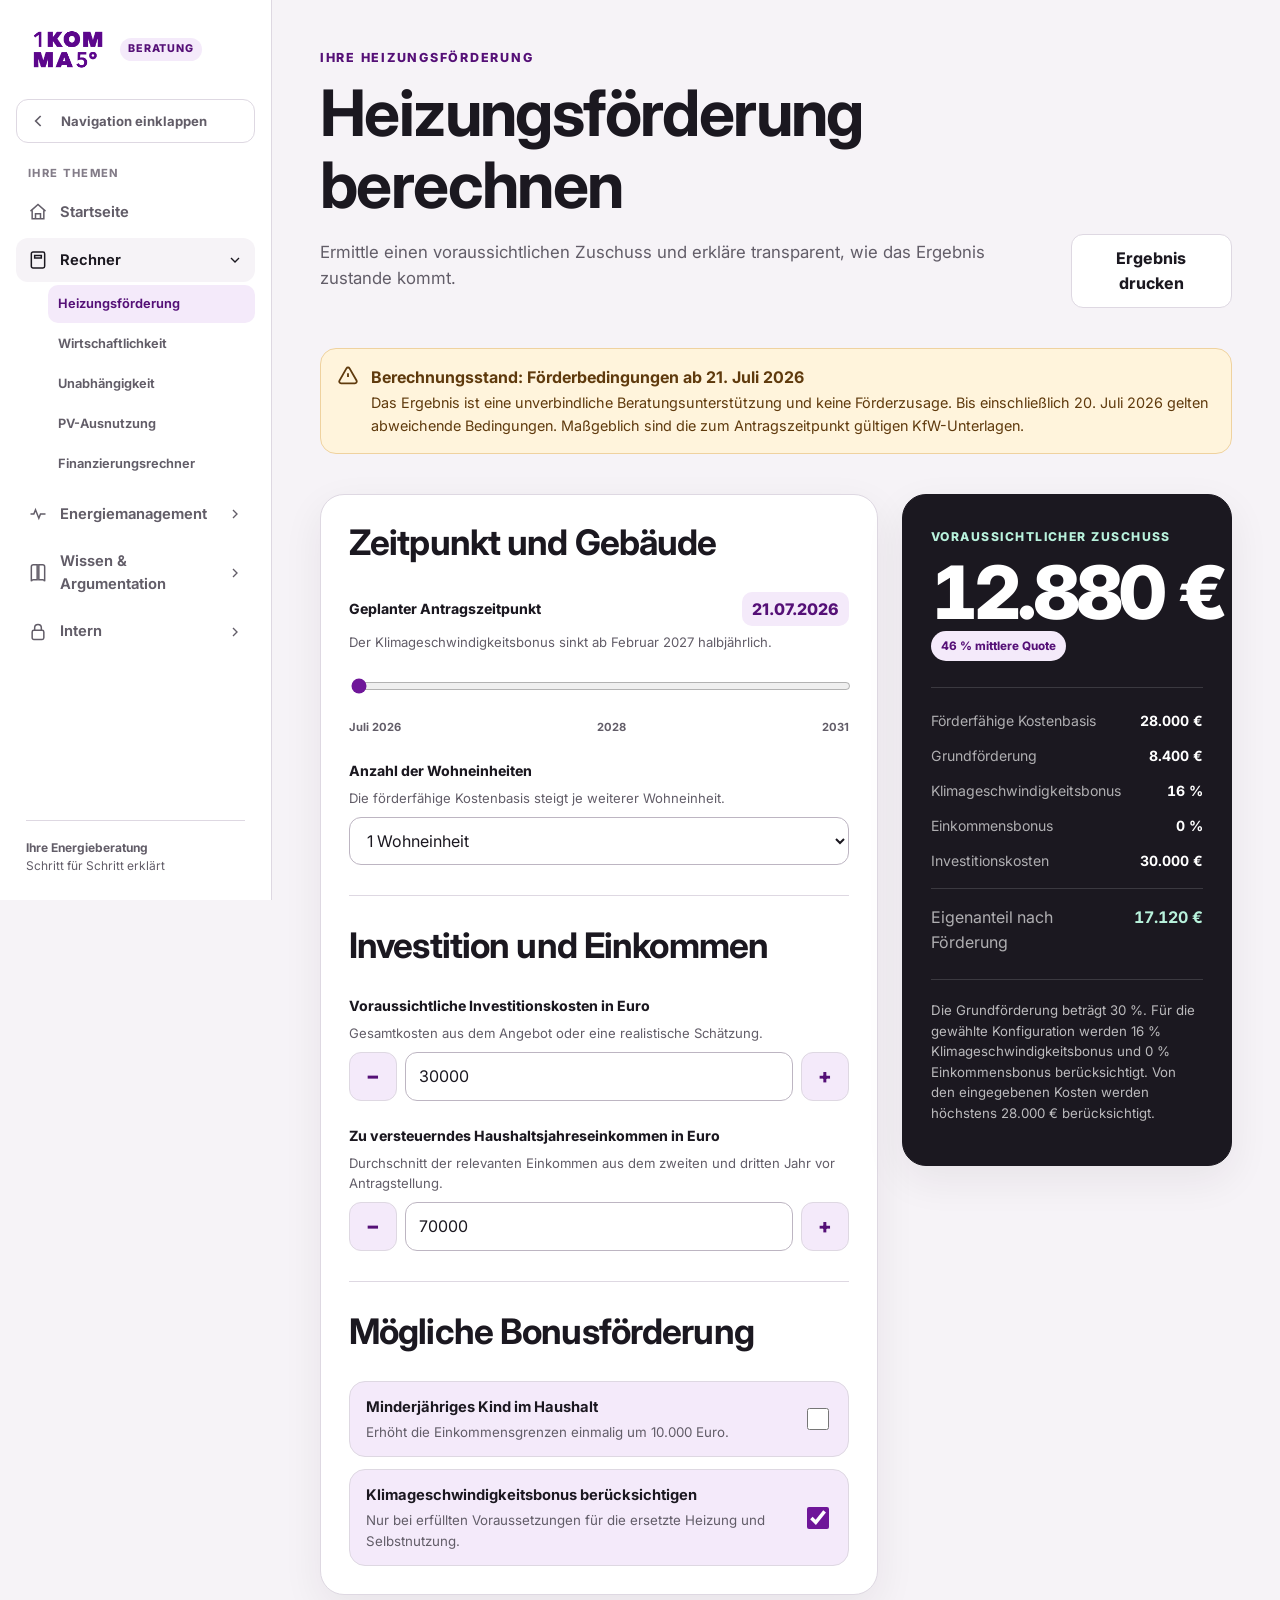
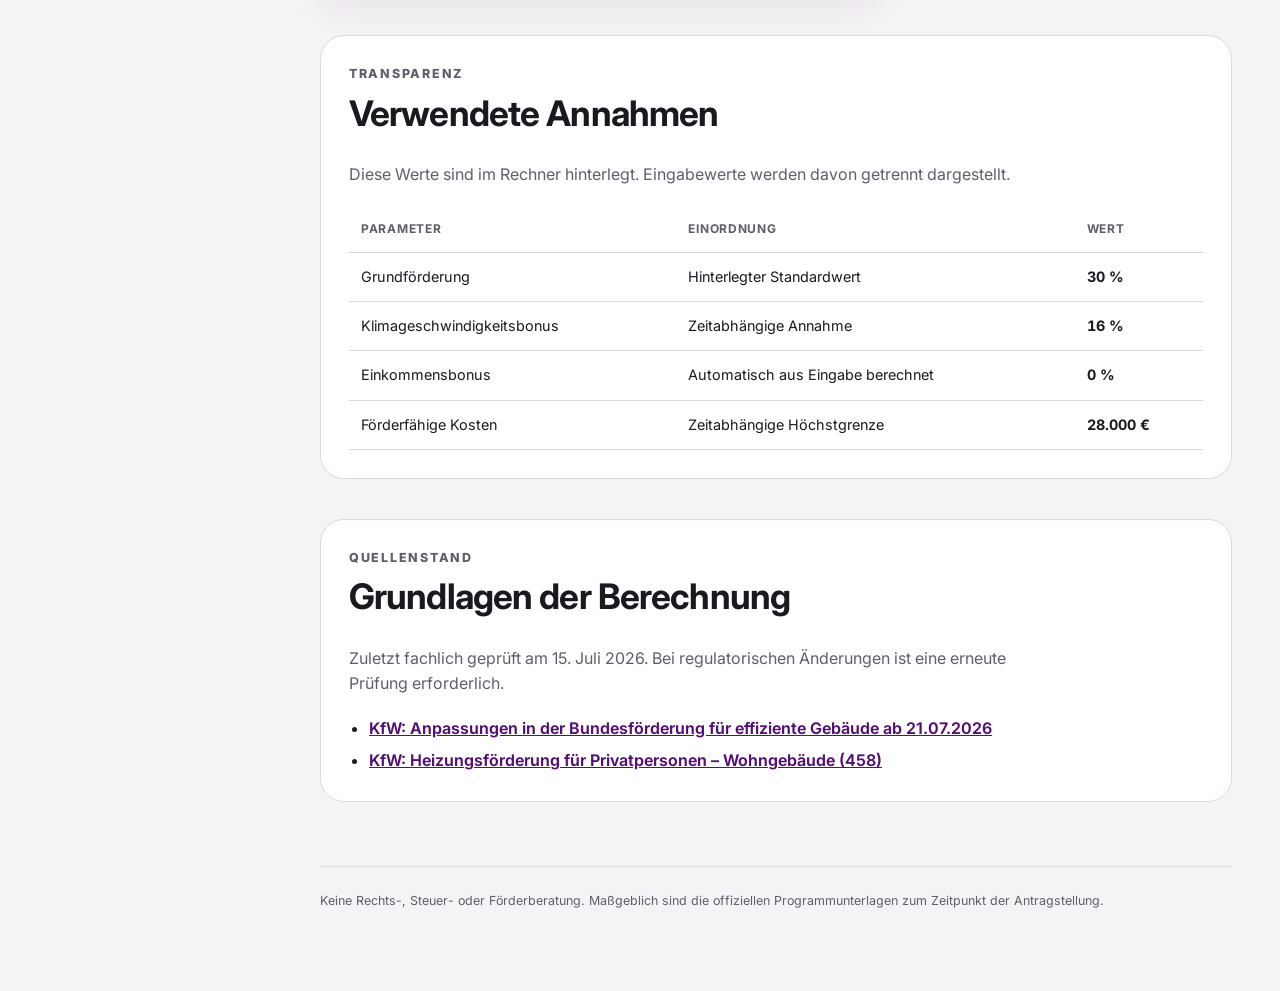
<file: heizungsfoerderrechner.html>
<!doctype html>
<html lang="de">
<head>
  <meta charset="utf-8">
  <meta name="viewport" content="width=device-width, initial-scale=1">
  <meta name="description" content="Unverbindliche Berechnung einer möglichen Heizungsförderung.">
  <title>Heizungsförderung berechnen | 1KOMMA5°</title>
  <link rel="preconnect" href="https://fonts.googleapis.com">
  <link rel="preconnect" href="https://fonts.gstatic.com" crossorigin>
  <link href="https://fonts.googleapis.com/css2?family=Inter:wght@400;500;600;700;800&display=swap" rel="stylesheet">
  <link rel="stylesheet" href="assets/styles.css?v=20260901-1">
  <script src="assets/app.js?v=20260901-1" defer></script>
  <script src="assets/calculator.js" defer></script>
</head>
<body data-page="calculator">
  <main class="content" id="main-content" tabindex="-1">
    <div class="content-inner">
      <header class="page-header">
        <div class="page-header-row">
          <div>
            <p class="eyebrow">Ihre Heizungsförderung</p>
            <h1>Heizungsförderung berechnen</h1>
            <p>Ermittle einen voraussichtlichen Zuschuss und erkläre transparent, wie das Ergebnis zustande kommt.</p>
          </div>
          <button class="button button--secondary" id="print-result" type="button">Ergebnis drucken</button>
        </div>
      </header>

      <div class="notice" role="note">
        <svg aria-hidden="true" viewBox="0 0 24 24" fill="none" stroke="currentColor" stroke-width="2"><path d="M12 9v4m0 4h.01M10.3 3.7 2.7 17a2 2 0 0 0 1.7 3h15.2a2 2 0 0 0 1.7-3L13.7 3.7a2 2 0 0 0-3.4 0Z"/></svg>
        <div><strong>Berechnungsstand: Förderbedingungen ab 21. Juli 2026</strong><p>Das Ergebnis ist eine unverbindliche Beratungsunterstützung und keine Förderzusage. Bis einschließlich 20. Juli 2026 gelten abweichende Bedingungen. Maßgeblich sind die zum Antragszeitpunkt gültigen KfW-Unterlagen.</p></div>
      </div>

      <div class="grid calculator-grid section">
        <form class="card" id="calculator-form" novalidate>
          <section class="form-section" aria-labelledby="timing-heading">
            <h2 id="timing-heading">Zeitpunkt und Gebäude</h2>
            <div class="field">
              <div class="range-head"><label for="period">Geplanter Antragszeitpunkt</label><output class="range-value" id="period-value" for="period">21.07.2026</output></div>
              <p class="field-hint" id="period-hint">Der Klimageschwindigkeitsbonus sinkt ab Februar 2027 halbjährlich.</p>
              <input id="period" type="range" min="0" max="9" value="0" aria-describedby="period-hint">
              <div class="range-labels" aria-hidden="true"><span>Juli 2026</span><span>2028</span><span>2031</span></div>
            </div>
            <div class="field">
              <label for="units">Anzahl der Wohneinheiten</label>
              <p class="field-hint" id="units-hint">Die förderfähige Kostenbasis steigt je weiterer Wohneinheit.</p>
              <select class="select" id="units" aria-describedby="units-hint">
                <option value="1">1 Wohneinheit</option><option value="2">2 Wohneinheiten</option><option value="3">3 Wohneinheiten</option><option value="4">4 Wohneinheiten</option><option value="5">5 Wohneinheiten</option><option value="6">6 Wohneinheiten</option>
              </select>
            </div>
          </section>

          <section class="form-section" aria-labelledby="values-heading">
            <h2 id="values-heading">Investition und Einkommen</h2>
            <div class="field">
              <label for="investment">Voraussichtliche Investitionskosten in Euro</label>
              <p class="field-hint" id="investment-hint">Gesamtkosten aus dem Angebot oder eine realistische Schätzung.</p>
              <div class="input-group">
                <button class="step-button" type="button" data-adjust="investment" data-step="-5000" aria-label="Investitionskosten um 5.000 Euro verringern">−</button>
                <input class="input" id="investment" type="number" min="0" step="1000" value="30000" inputmode="decimal" aria-describedby="investment-hint">
                <button class="step-button" type="button" data-adjust="investment" data-step="5000" aria-label="Investitionskosten um 5.000 Euro erhöhen">+</button>
              </div>
            </div>
            <div class="field">
              <label for="income">Zu versteuerndes Haushaltsjahreseinkommen in Euro</label>
              <p class="field-hint" id="income-hint">Durchschnitt der relevanten Einkommen aus dem zweiten und dritten Jahr vor Antragstellung.</p>
              <div class="input-group">
                <button class="step-button" type="button" data-adjust="income" data-step="-5000" aria-label="Haushaltseinkommen um 5.000 Euro verringern">−</button>
                <input class="input" id="income" type="number" min="0" step="1000" value="70000" inputmode="decimal" aria-describedby="income-hint">
                <button class="step-button" type="button" data-adjust="income" data-step="5000" aria-label="Haushaltseinkommen um 5.000 Euro erhöhen">+</button>
              </div>
            </div>
          </section>

          <section class="form-section" aria-labelledby="bonus-heading">
            <h2 id="bonus-heading">Mögliche Bonusförderung</h2>
            <div class="switch-list">
              <label class="switch" for="family"><span><strong>Minderjähriges Kind im Haushalt</strong><small>Erhöht die Einkommensgrenzen einmalig um 10.000 Euro.</small></span><input id="family" type="checkbox"></label>
              <label class="switch" for="climate"><span><strong>Klimageschwindigkeitsbonus berücksichtigen</strong><small>Nur bei erfüllten Voraussetzungen für die ersetzte Heizung und Selbstnutzung.</small></span><input id="climate" type="checkbox" checked></label>
            </div>
          </section>
        </form>

        <aside class="card card--dark result-panel" aria-labelledby="result-heading" aria-live="polite">
          <span class="result-kicker">Voraussichtlicher Zuschuss</span>
          <h2 class="result-total" id="result-heading">12.880 €</h2>
          <span class="badge" id="result-rate">46 % mittlere Quote</span>
          <div class="result-list">
            <div class="result-row"><span>Förderfähige Kostenbasis</span><strong id="result-basis">28.000 €</strong></div>
            <div class="result-row"><span>Grundförderung</span><strong id="result-base">8.400 €</strong></div>
            <div class="result-row"><span>Klimageschwindigkeitsbonus</span><strong id="result-climate">16 %</strong></div>
            <div class="result-row"><span>Einkommensbonus</span><strong id="result-income">0 %</strong></div>
            <div class="result-row"><span>Investitionskosten</span><strong id="result-investment">30.000 €</strong></div>
            <div class="result-row result-row--total"><span>Eigenanteil nach Förderung</span><strong id="result-net">17.120 €</strong></div>
          </div>
          <p class="result-explanation" id="result-explanation">Die Berechnung wird geladen.</p>
        </aside>
      </div>

      <section class="section card card--quiet" aria-labelledby="assumptions-heading">
        <div class="section-heading"><p class="eyebrow">Transparenz</p><h2 id="assumptions-heading">Verwendete Annahmen</h2><p>Diese Werte sind im Rechner hinterlegt. Eingabewerte werden davon getrennt dargestellt.</p></div>
        <table class="assumption-table">
          <thead><tr><th scope="col">Parameter</th><th scope="col">Einordnung</th><th scope="col">Wert</th></tr></thead>
          <tbody>
            <tr><td>Grundförderung</td><td>Hinterlegter Standardwert</td><td>30 %</td></tr>
            <tr><td>Klimageschwindigkeitsbonus</td><td>Zeitabhängige Annahme</td><td id="assumption-climate">16 %</td></tr>
            <tr><td>Einkommensbonus</td><td>Automatisch aus Eingabe berechnet</td><td id="assumption-income">0 %</td></tr>
            <tr><td>Förderfähige Kosten</td><td>Zeitabhängige Höchstgrenze</td><td id="assumption-basis">28.000 €</td></tr>
          </tbody>
        </table>
      </section>

      <section class="section card card--quiet" aria-labelledby="sources-heading">
        <div class="section-heading"><p class="eyebrow">Quellenstand</p><h2 id="sources-heading">Grundlagen der Berechnung</h2><p>Zuletzt fachlich geprüft am 15. Juli 2026. Bei regulatorischen Änderungen ist eine erneute Prüfung erforderlich.</p></div>
        <ul class="source-list">
          <li><a href="https://www.kfw.de/inlandsfoerderung/Bundesf%C3%B6rderung-f%C3%BCr-effiziente-Geb%C3%A4ude/Anpassungen-2026/" target="_blank" rel="noreferrer">KfW: Anpassungen in der Bundesförderung für effiziente Gebäude ab 21.07.2026</a></li>
          <li><a href="https://www.kfw.de/inlandsfoerderung/Privatpersonen/Bestehende-Immobilie/F%C3%B6rderprodukte/Heizungsf%C3%B6rderung-f%C3%BCr-Privatpersonen-Wohngeb%C3%A4ude-%28458%29/" target="_blank" rel="noreferrer">KfW: Heizungsförderung für Privatpersonen – Wohngebäude (458)</a></li>
        </ul>
      </section>

      <footer class="footer">Keine Rechts-, Steuer- oder Förderberatung. Maßgeblich sind die offiziellen Programmunterlagen zum Zeitpunkt der Antragstellung.</footer>
    </div>
  </main>
</body>
</html>
</file>
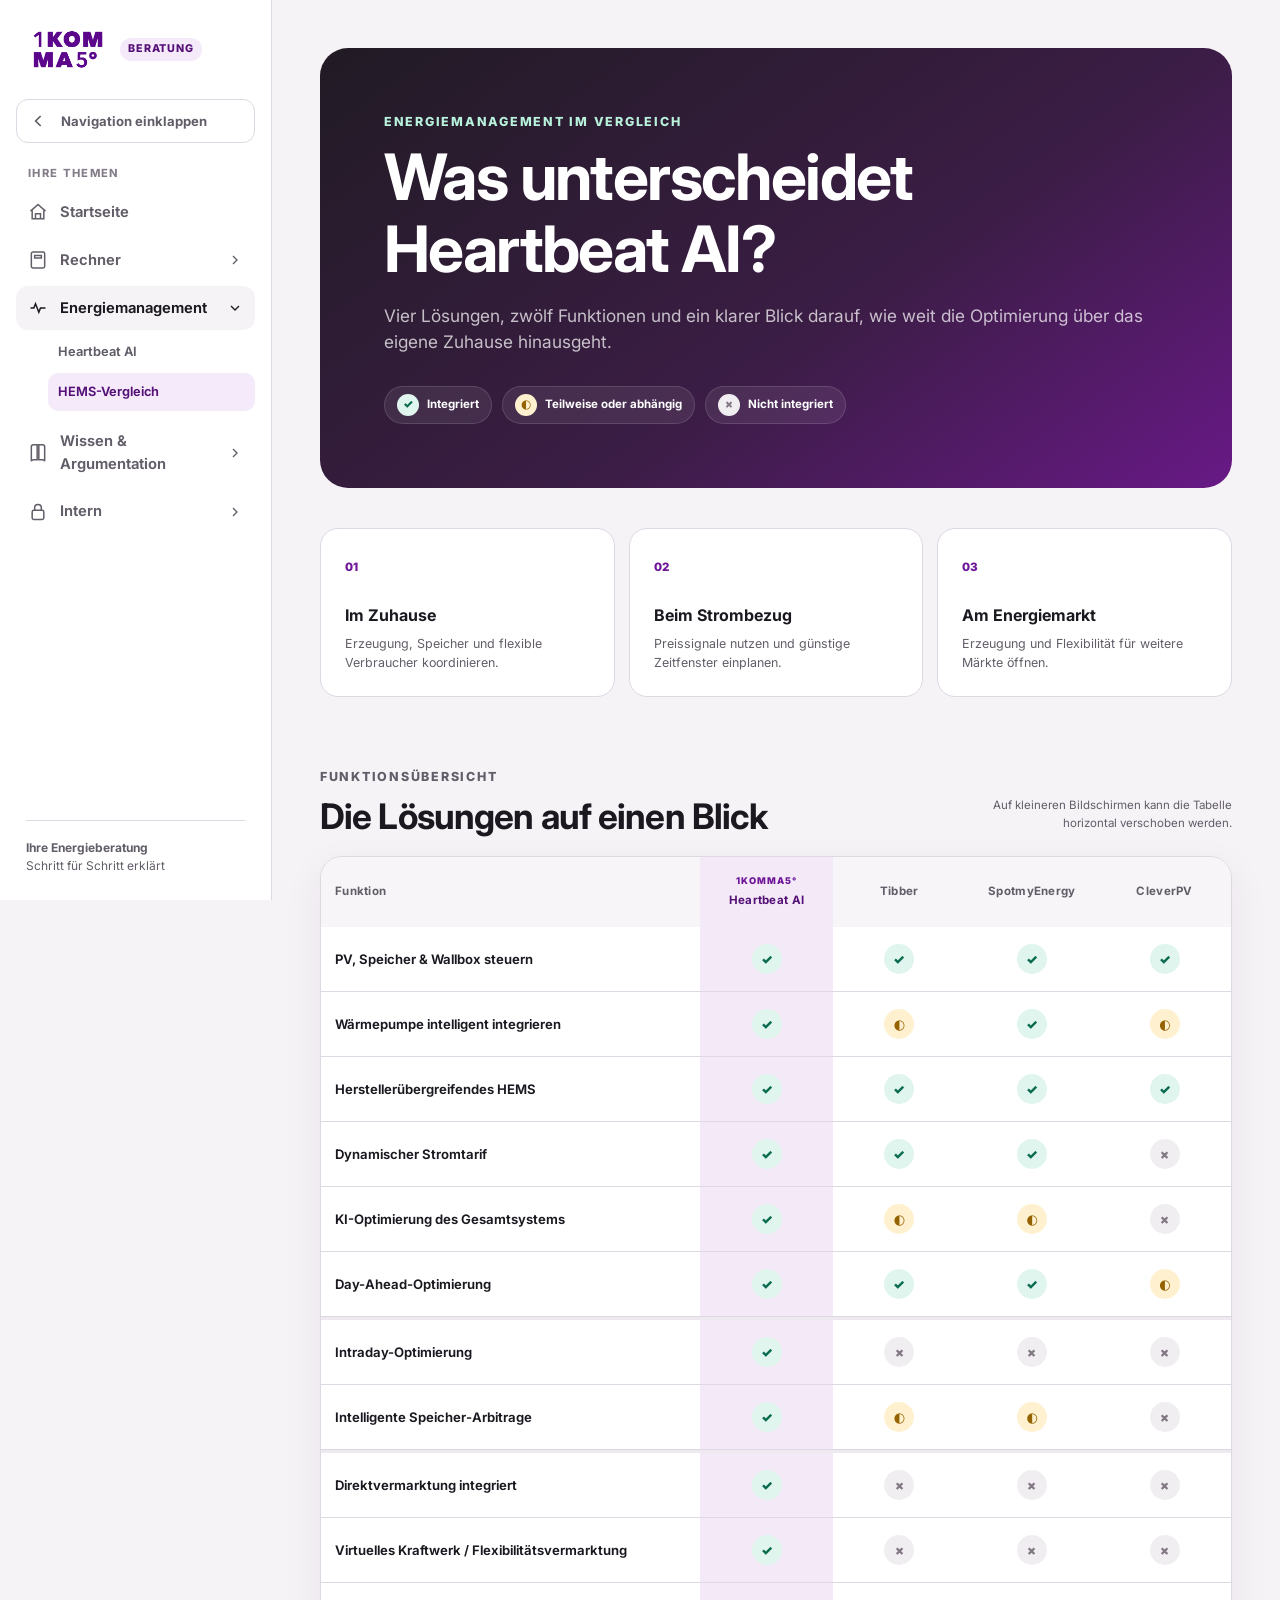
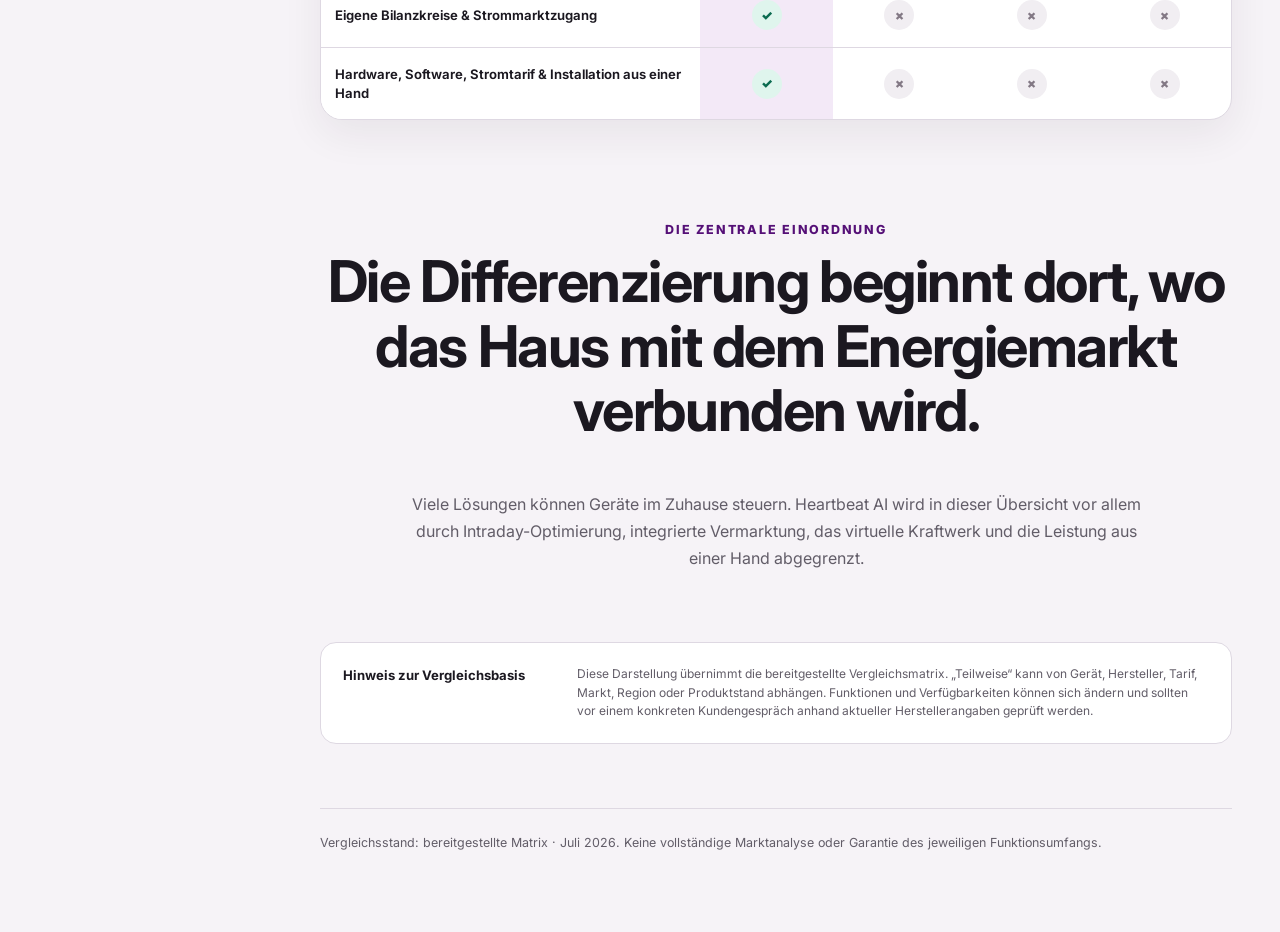
<file: hems-vergleich.html>
<!doctype html>
<html lang="de">
<head>
  <meta charset="utf-8">
  <meta name="viewport" content="width=device-width, initial-scale=1">
  <meta name="description" content="Funktionsvergleich von Heartbeat AI, Tibber, SpotmyEnergy und CleverPV.">
  <title>HEMS im Vergleich | 1KOMMA5°</title>
  <link rel="preconnect" href="https://fonts.googleapis.com">
  <link rel="preconnect" href="https://fonts.gstatic.com" crossorigin>
  <link href="https://fonts.googleapis.com/css2?family=Inter:wght@400;500;600;700;800&display=swap" rel="stylesheet">
  <link rel="stylesheet" href="assets/styles.css?v=20260901-1">
  <script src="assets/app.js?v=20260901-1" defer></script>
</head>
<body data-page="hems-comparison">
  <main class="content" id="main-content" tabindex="-1">
    <div class="content-inner comparison-page">
      <header class="page-header comparison-hero">
        <p class="eyebrow">Energiemanagement im Vergleich</p>
        <h1>Was unterscheidet Heartbeat AI?</h1>
        <p>Vier Lösungen, zwölf Funktionen und ein klarer Blick darauf, wie weit die Optimierung über das eigene Zuhause hinausgeht.</p>
        <div class="comparison-legend" aria-label="Legende">
          <span><i class="comparison-symbol comparison-symbol--yes" aria-hidden="true">✓</i><strong>Integriert</strong></span>
          <span><i class="comparison-symbol comparison-symbol--partial" aria-hidden="true">◐</i><strong>Teilweise oder abhängig</strong></span>
          <span><i class="comparison-symbol comparison-symbol--no" aria-hidden="true">×</i><strong>Nicht integriert</strong></span>
        </div>
      </header>

      <section class="comparison-intro" aria-label="Einordnung des Vergleichs">
        <article><span>01</span><strong>Im Zuhause</strong><p>Erzeugung, Speicher und flexible Verbraucher koordinieren.</p></article>
        <article><span>02</span><strong>Beim Strombezug</strong><p>Preissignale nutzen und günstige Zeitfenster einplanen.</p></article>
        <article><span>03</span><strong>Am Energiemarkt</strong><p>Erzeugung und Flexibilität für weitere Märkte öffnen.</p></article>
      </section>

      <section class="comparison-section" aria-labelledby="matrix-heading">
        <div class="section-heading comparison-section__heading">
          <div>
            <p class="eyebrow">Funktionsübersicht</p>
            <h2 id="matrix-heading">Die Lösungen auf einen Blick</h2>
          </div>
          <p>Auf kleineren Bildschirmen kann die Tabelle horizontal verschoben werden.</p>
        </div>

        <div class="comparison-table-wrap" tabindex="0" role="region" aria-label="Vergleichstabelle, horizontal scrollbar">
          <table class="comparison-table">
            <thead>
              <tr>
                <th scope="col">Funktion</th>
                <th scope="col" class="is-heartbeat"><span class="comparison-product-kicker">1KOMMA5°</span>Heartbeat AI</th>
                <th scope="col">Tibber</th>
                <th scope="col">SpotmyEnergy</th>
                <th scope="col">CleverPV</th>
              </tr>
            </thead>
            <tbody>
              <tr><th scope="row">PV, Speicher &amp; Wallbox steuern</th><td class="is-heartbeat"><span class="comparison-symbol comparison-symbol--yes" aria-label="Integriert">✓</span></td><td><span class="comparison-symbol comparison-symbol--yes" aria-label="Integriert">✓</span></td><td><span class="comparison-symbol comparison-symbol--yes" aria-label="Integriert">✓</span></td><td><span class="comparison-symbol comparison-symbol--yes" aria-label="Integriert">✓</span></td></tr>
              <tr><th scope="row">Wärmepumpe intelligent integrieren</th><td class="is-heartbeat"><span class="comparison-symbol comparison-symbol--yes" aria-label="Integriert">✓</span></td><td><span class="comparison-symbol comparison-symbol--partial" aria-label="Teilweise oder abhängig">◐</span></td><td><span class="comparison-symbol comparison-symbol--yes" aria-label="Integriert">✓</span></td><td><span class="comparison-symbol comparison-symbol--partial" aria-label="Teilweise oder abhängig">◐</span></td></tr>
              <tr><th scope="row">Herstellerübergreifendes HEMS</th><td class="is-heartbeat"><span class="comparison-symbol comparison-symbol--yes" aria-label="Integriert">✓</span></td><td><span class="comparison-symbol comparison-symbol--yes" aria-label="Integriert">✓</span></td><td><span class="comparison-symbol comparison-symbol--yes" aria-label="Integriert">✓</span></td><td><span class="comparison-symbol comparison-symbol--yes" aria-label="Integriert">✓</span></td></tr>
              <tr><th scope="row">Dynamischer Stromtarif</th><td class="is-heartbeat"><span class="comparison-symbol comparison-symbol--yes" aria-label="Integriert">✓</span></td><td><span class="comparison-symbol comparison-symbol--yes" aria-label="Integriert">✓</span></td><td><span class="comparison-symbol comparison-symbol--yes" aria-label="Integriert">✓</span></td><td><span class="comparison-symbol comparison-symbol--no" aria-label="Nicht integriert">×</span></td></tr>
              <tr><th scope="row">KI-Optimierung des Gesamtsystems</th><td class="is-heartbeat"><span class="comparison-symbol comparison-symbol--yes" aria-label="Integriert">✓</span></td><td><span class="comparison-symbol comparison-symbol--partial" aria-label="Teilweise oder abhängig">◐</span></td><td><span class="comparison-symbol comparison-symbol--partial" aria-label="Teilweise oder abhängig">◐</span></td><td><span class="comparison-symbol comparison-symbol--no" aria-label="Nicht integriert">×</span></td></tr>
              <tr><th scope="row">Day-Ahead-Optimierung</th><td class="is-heartbeat"><span class="comparison-symbol comparison-symbol--yes" aria-label="Integriert">✓</span></td><td><span class="comparison-symbol comparison-symbol--yes" aria-label="Integriert">✓</span></td><td><span class="comparison-symbol comparison-symbol--yes" aria-label="Integriert">✓</span></td><td><span class="comparison-symbol comparison-symbol--partial" aria-label="Teilweise oder abhängig">◐</span></td></tr>
              <tr class="comparison-table__divider"><th scope="row">Intraday-Optimierung</th><td class="is-heartbeat"><span class="comparison-symbol comparison-symbol--yes" aria-label="Integriert">✓</span></td><td><span class="comparison-symbol comparison-symbol--no" aria-label="Nicht integriert">×</span></td><td><span class="comparison-symbol comparison-symbol--no" aria-label="Nicht integriert">×</span></td><td><span class="comparison-symbol comparison-symbol--no" aria-label="Nicht integriert">×</span></td></tr>
              <tr><th scope="row">Intelligente Speicher-Arbitrage</th><td class="is-heartbeat"><span class="comparison-symbol comparison-symbol--yes" aria-label="Integriert">✓</span></td><td><span class="comparison-symbol comparison-symbol--partial" aria-label="Teilweise oder abhängig">◐</span></td><td><span class="comparison-symbol comparison-symbol--partial" aria-label="Teilweise oder abhängig">◐</span></td><td><span class="comparison-symbol comparison-symbol--no" aria-label="Nicht integriert">×</span></td></tr>
              <tr class="comparison-table__divider"><th scope="row">Direktvermarktung integriert</th><td class="is-heartbeat"><span class="comparison-symbol comparison-symbol--yes" aria-label="Integriert">✓</span></td><td><span class="comparison-symbol comparison-symbol--no" aria-label="Nicht integriert">×</span></td><td><span class="comparison-symbol comparison-symbol--no" aria-label="Nicht integriert">×</span></td><td><span class="comparison-symbol comparison-symbol--no" aria-label="Nicht integriert">×</span></td></tr>
              <tr><th scope="row">Virtuelles Kraftwerk / Flexibilitätsvermarktung</th><td class="is-heartbeat"><span class="comparison-symbol comparison-symbol--yes" aria-label="Integriert">✓</span></td><td><span class="comparison-symbol comparison-symbol--no" aria-label="Nicht integriert">×</span></td><td><span class="comparison-symbol comparison-symbol--no" aria-label="Nicht integriert">×</span></td><td><span class="comparison-symbol comparison-symbol--no" aria-label="Nicht integriert">×</span></td></tr>
              <tr><th scope="row">Eigene Bilanzkreise &amp; Strommarktzugang</th><td class="is-heartbeat"><span class="comparison-symbol comparison-symbol--yes" aria-label="Integriert">✓</span></td><td><span class="comparison-symbol comparison-symbol--no" aria-label="Nicht integriert">×</span></td><td><span class="comparison-symbol comparison-symbol--no" aria-label="Nicht integriert">×</span></td><td><span class="comparison-symbol comparison-symbol--no" aria-label="Nicht integriert">×</span></td></tr>
              <tr><th scope="row">Hardware, Software, Stromtarif &amp; Installation aus einer Hand</th><td class="is-heartbeat"><span class="comparison-symbol comparison-symbol--yes" aria-label="Integriert">✓</span></td><td><span class="comparison-symbol comparison-symbol--no" aria-label="Nicht integriert">×</span></td><td><span class="comparison-symbol comparison-symbol--no" aria-label="Nicht integriert">×</span></td><td><span class="comparison-symbol comparison-symbol--no" aria-label="Nicht integriert">×</span></td></tr>
            </tbody>
          </table>
        </div>
      </section>

      <section class="comparison-takeaway" aria-labelledby="takeaway-heading">
        <p class="eyebrow">Die zentrale Einordnung</p>
        <h2 id="takeaway-heading">Die Differenzierung beginnt dort, wo das Haus mit dem Energiemarkt verbunden wird.</h2>
        <p>Viele Lösungen können Geräte im Zuhause steuern. Heartbeat AI wird in dieser Übersicht vor allem durch Intraday-Optimierung, integrierte Vermarktung, das virtuelle Kraftwerk und die Leistung aus einer Hand abgegrenzt.</p>
      </section>

      <aside class="comparison-disclaimer" aria-label="Hinweis zur Vergleichsbasis">
        <strong>Hinweis zur Vergleichsbasis</strong>
        <p>Diese Darstellung übernimmt die bereitgestellte Vergleichsmatrix. „Teilweise“ kann von Gerät, Hersteller, Tarif, Markt, Region oder Produktstand abhängen. Funktionen und Verfügbarkeiten können sich ändern und sollten vor einem konkreten Kundengespräch anhand aktueller Herstellerangaben geprüft werden.</p>
      </aside>

      <footer class="footer">Vergleichsstand: bereitgestellte Matrix · Juli 2026. Keine vollständige Marktanalyse oder Garantie des jeweiligen Funktionsumfangs.</footer>
    </div>
  </main>
</body>
</html>
</file>
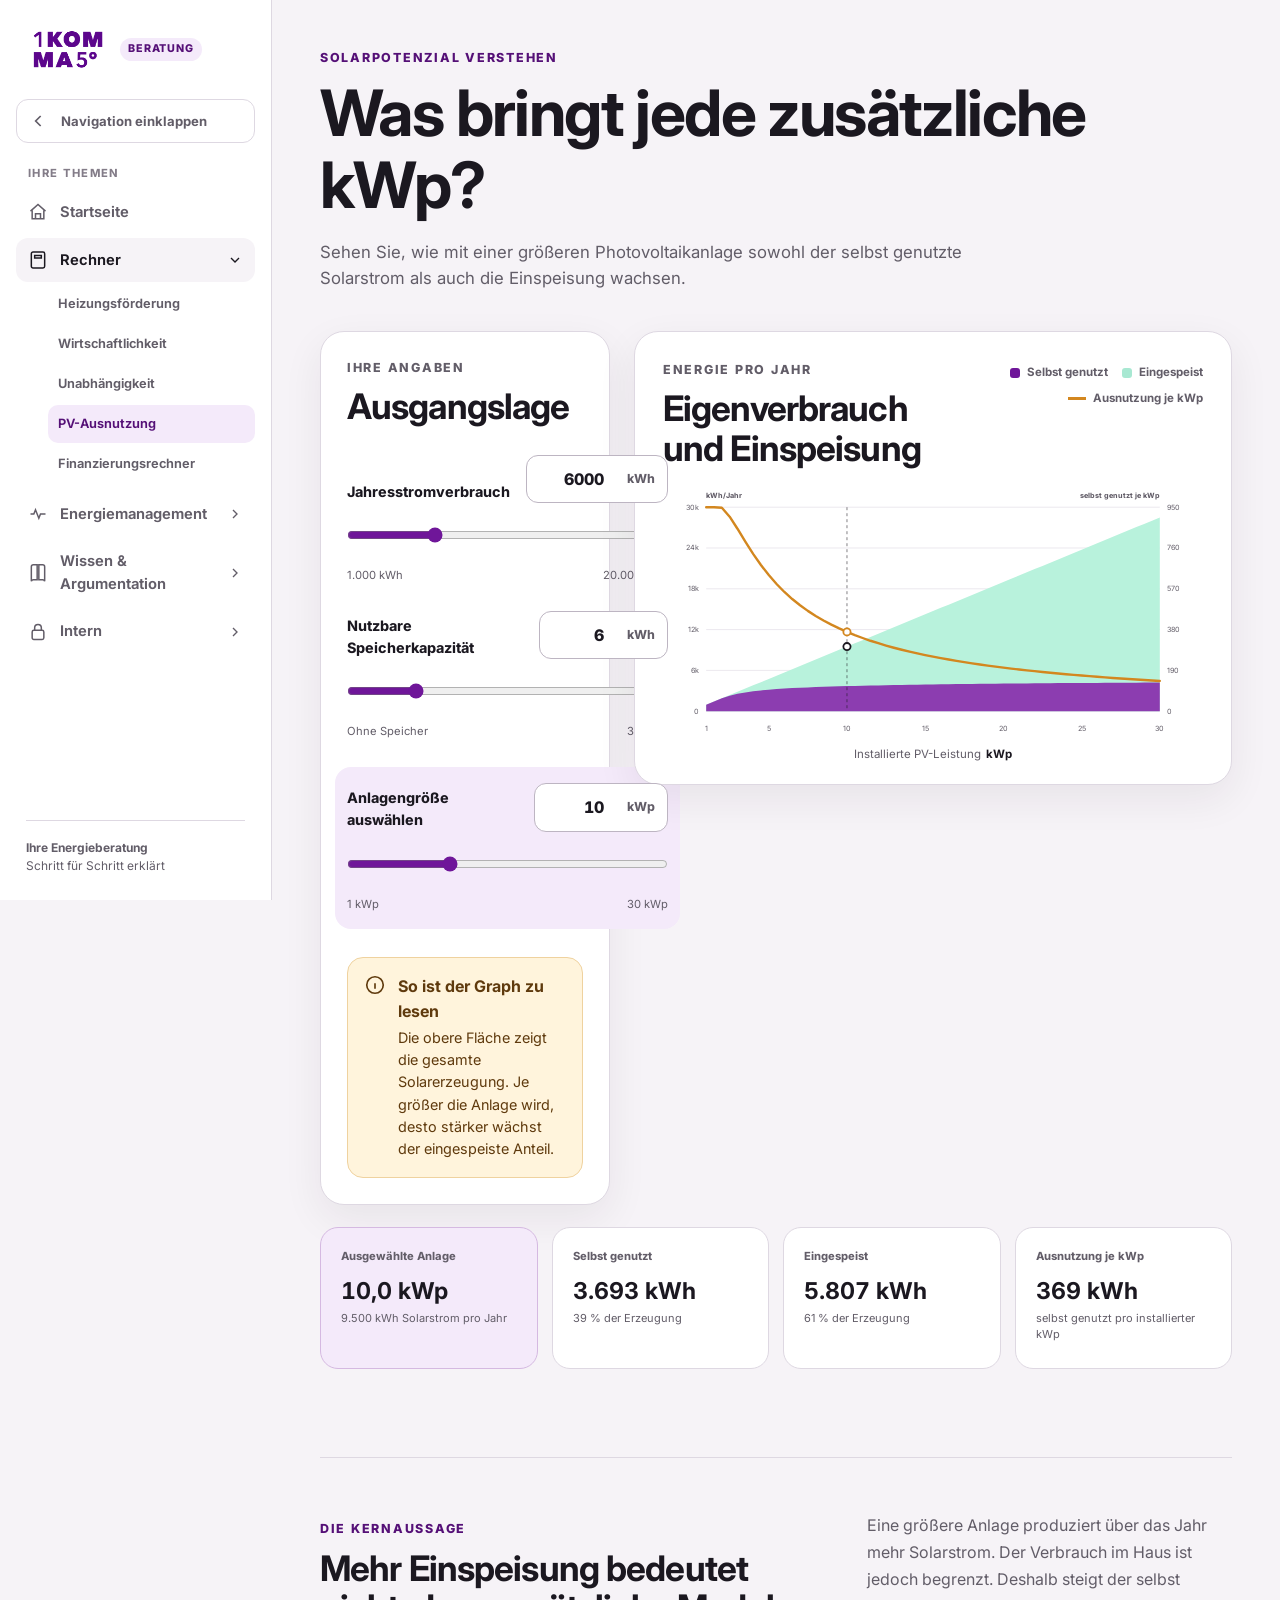
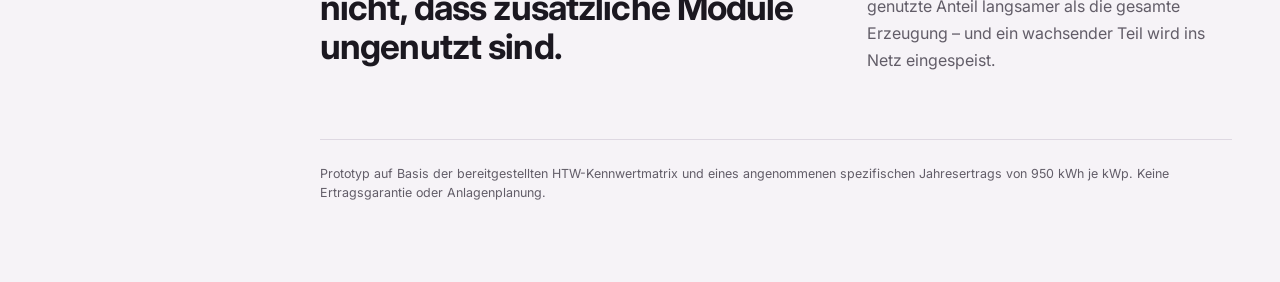
<file: pv-ausnutzungsrechner.html>
<!doctype html>
<html lang="de">
<head>
  <meta charset="utf-8">
  <meta name="viewport" content="width=device-width, initial-scale=1">
  <meta name="description" content="Veranschaulicht Eigenverbrauch und Einspeisung bei steigender Photovoltaikleistung.">
  <title>PV-Ausnutzung verstehen | 1KOMMA5°</title>
  <link rel="preconnect" href="https://fonts.googleapis.com">
  <link rel="preconnect" href="https://fonts.gstatic.com" crossorigin>
  <link href="https://fonts.googleapis.com/css2?family=Inter:wght@400;500;600;700;800&display=swap" rel="stylesheet">
  <link rel="stylesheet" href="assets/styles.css?v=20260901-1">
  <script src="assets/app.js?v=20260901-1" defer></script>
</head>
<body data-page="pv-utilization-calculator">
  <main class="content" id="main-content" tabindex="-1">
    <div class="content-inner utilization-page">
      <header class="page-header utilization-header">
        <p class="eyebrow">Solarpotenzial verstehen</p>
        <h1>Was bringt jede zusätzliche kWp?</h1>
        <p>Sehen Sie, wie mit einer größeren Photovoltaikanlage sowohl der selbst genutzte Solarstrom als auch die Einspeisung wachsen.</p>
      </header>

      <section class="utilization-layout" aria-label="PV-Ausnutzung berechnen">
        <form class="card utilization-controls" id="utilization-form" novalidate>
          <div class="section-heading"><p class="eyebrow">Ihre Angaben</p><h2>Ausgangslage</h2></div>
          <div class="parameter-list">
            <div class="parameter">
              <div class="parameter__head"><label for="util-consumption">Jahresstromverbrauch</label><div class="parameter__value"><input class="input" id="util-consumption" type="number" min="1000" max="20000" step="100" value="6000"><span class="parameter__unit">kWh</span></div></div>
              <input id="util-consumption-range" type="range" min="1000" max="20000" step="100" value="6000" aria-label="Jahresstromverbrauch einstellen">
              <div class="parameter__scale" aria-hidden="true"><span>1.000 kWh</span><span>20.000 kWh</span></div>
            </div>
            <div class="parameter">
              <div class="parameter__head"><label for="util-storage">Nutzbare Speicherkapazität</label><div class="parameter__value"><input class="input" id="util-storage" type="number" min="0" max="30" step="0.5" value="6"><span class="parameter__unit">kWh</span></div></div>
              <input id="util-storage-range" type="range" min="0" max="30" step="0.5" value="6" aria-label="Speicherkapazität einstellen">
              <div class="parameter__scale" aria-hidden="true"><span>Ohne Speicher</span><span>30 kWh</span></div>
            </div>
            <div class="parameter parameter--selected">
              <div class="parameter__head"><label for="util-pv">Anlagengröße auswählen</label><div class="parameter__value"><input class="input" id="util-pv" type="number" min="1" max="30" step="0.5" value="10"><span class="parameter__unit">kWp</span></div></div>
              <input id="util-pv-range" type="range" min="1" max="30" step="0.5" value="10" aria-label="Photovoltaikleistung auswählen">
              <div class="parameter__scale" aria-hidden="true"><span>1 kWp</span><span>30 kWp</span></div>
            </div>
          </div>
          <div class="notice utilization-notice"><svg aria-hidden="true" viewBox="0 0 24 24" fill="none" stroke="currentColor" stroke-width="1.8"><circle cx="12" cy="12" r="9"/><path d="M12 10v6M12 7h.01"/></svg><div><strong>So ist der Graph zu lesen</strong><p>Die obere Fläche zeigt die gesamte Solarerzeugung. Je größer die Anlage wird, desto stärker wächst der eingespeiste Anteil.</p></div></div>
        </form>

        <section class="card utilization-chart-card" aria-labelledby="utilization-chart-heading">
          <div class="utilization-chart-head">
            <div><p class="eyebrow">Energie pro Jahr</p><h2 id="utilization-chart-heading">Eigenverbrauch und Einspeisung</h2></div>
            <div class="utilization-legend" aria-label="Diagrammlegende"><span><i class="utilization-dot utilization-dot--own"></i>Selbst genutzt</span><span><i class="utilization-dot utilization-dot--feed"></i>Eingespeist</span><span><i class="utilization-line-key"></i>Ausnutzung je kWp</span></div>
          </div>
          <div class="utilization-chart" id="utilization-chart-wrap">
            <svg id="utilization-chart" viewBox="0 0 900 430" role="img" aria-labelledby="utilization-chart-heading utilization-chart-description"></svg>
            <p class="sr-only" id="utilization-chart-description">Diagramm zur Entwicklung von selbst genutztem und eingespeistem Solarstrom bei steigender Photovoltaikleistung.</p>
            <div class="utilization-tooltip" id="utilization-tooltip" hidden></div>
          </div>
          <div class="utilization-axis-caption"><span>Installierte PV-Leistung</span><strong>kWp</strong></div>
        </section>
      </section>

      <section class="utilization-results" aria-live="polite" aria-label="Ergebnis für die ausgewählte Anlagengröße">
        <article class="utilization-result utilization-result--primary"><span>Ausgewählte Anlage</span><strong id="util-result-pv">10,0 kWp</strong><small id="util-result-generation">9.500 kWh Solarstrom pro Jahr</small></article>
        <article class="utilization-result"><span>Selbst genutzt</span><strong id="util-result-own">3.693 kWh</strong><small id="util-result-own-percent">39 % der Erzeugung</small></article>
        <article class="utilization-result"><span>Eingespeist</span><strong id="util-result-feed">5.807 kWh</strong><small id="util-result-feed-percent">61 % der Erzeugung</small></article>
        <article class="utilization-result"><span>Ausnutzung je kWp</span><strong id="util-result-per-kwp">369 kWh</strong><small>selbst genutzt pro installierter kWp</small></article>
      </section>

      <section class="section utilization-explanation" aria-labelledby="utilization-explanation-heading">
        <div><p class="eyebrow">Die Kernaussage</p><h2 id="utilization-explanation-heading">Mehr Einspeisung bedeutet nicht, dass zusätzliche Module ungenutzt sind.</h2></div>
        <p>Eine größere Anlage produziert über das Jahr mehr Solarstrom. Der Verbrauch im Haus ist jedoch begrenzt. Deshalb steigt der selbst genutzte Anteil langsamer als die gesamte Erzeugung – und ein wachsender Teil wird ins Netz eingespeist.</p>
      </section>

      <footer class="footer">Prototyp auf Basis der bereitgestellten HTW-Kennwertmatrix und eines angenommenen spezifischen Jahresertrags von 950 kWh je kWp. Keine Ertragsgarantie oder Anlagenplanung.</footer>
    </div>
  </main>
  <script src="assets/autarky-matrix.js"></script>
  <script src="assets/pv-utilization.js?v=20260731"></script>
</body>
</html>
</file>
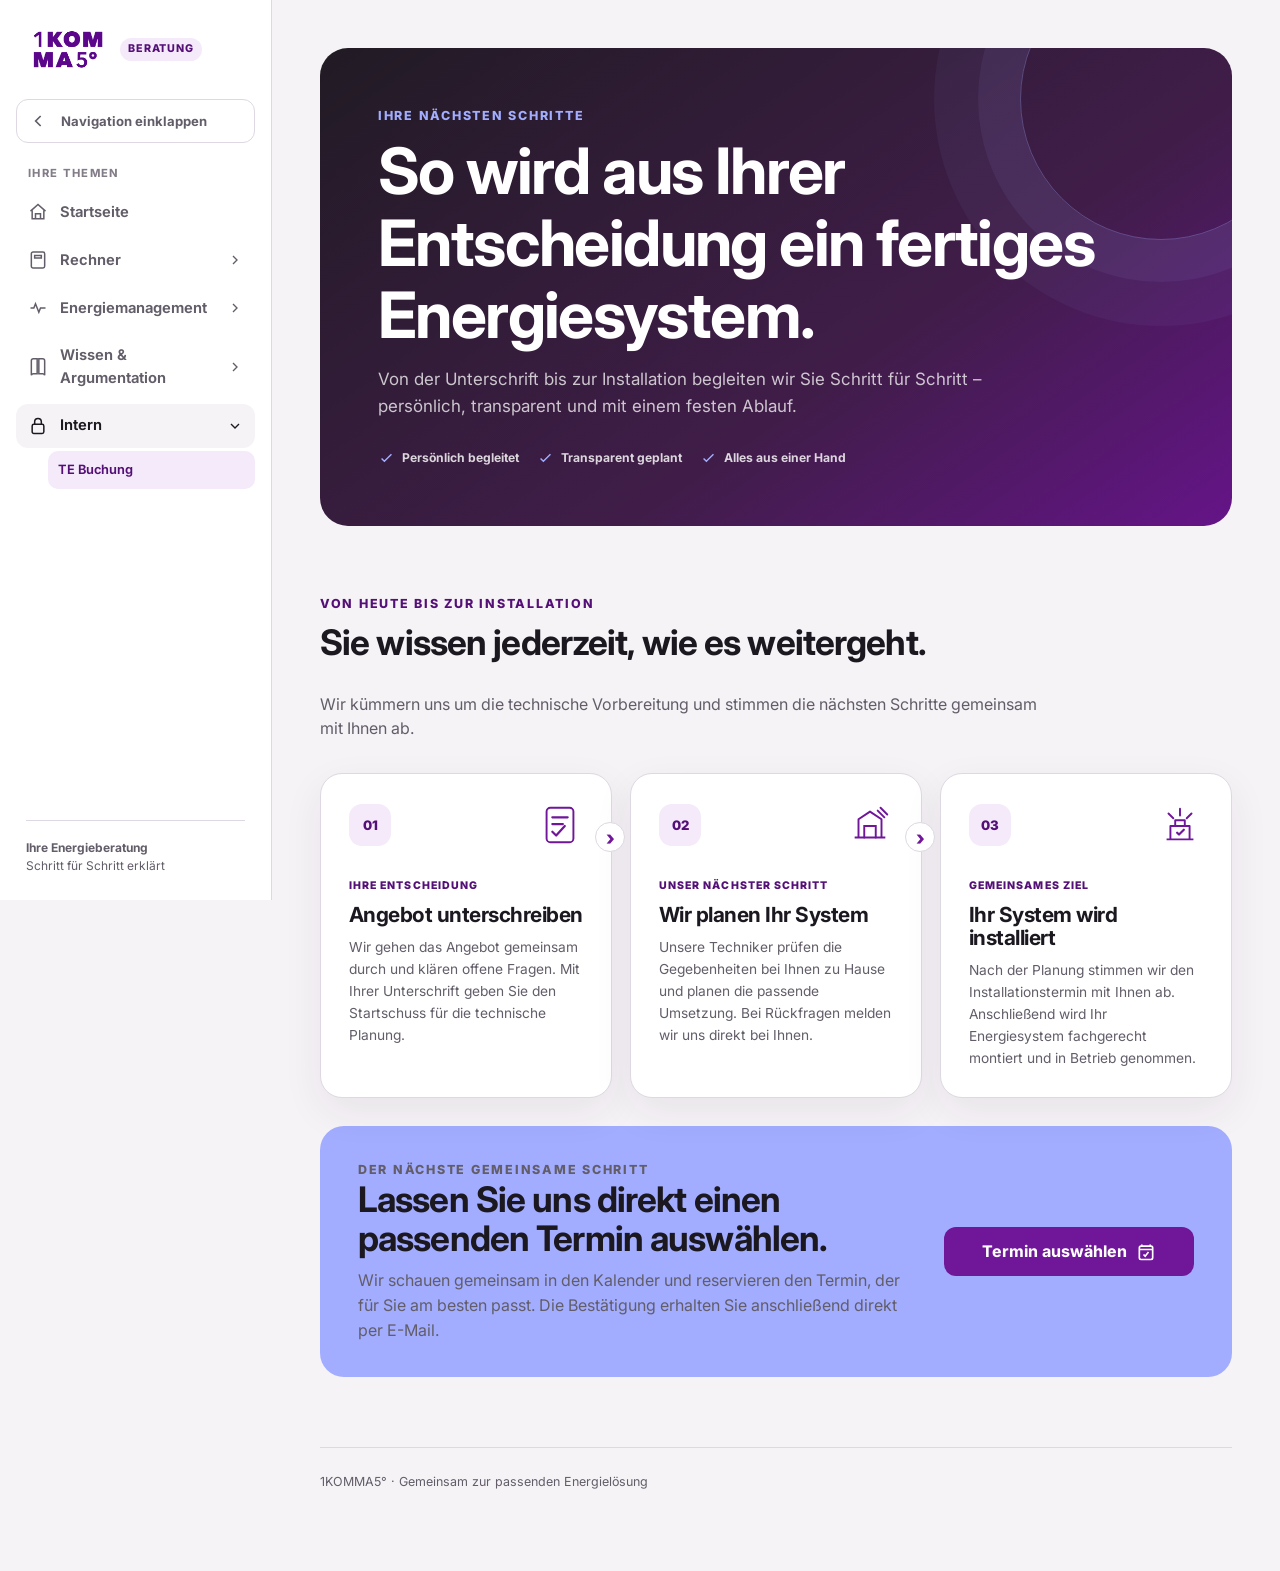
<file: te-buchung.html>
<!doctype html>
<html lang="de">
<head>
  <meta charset="utf-8">
  <meta name="viewport" content="width=device-width, initial-scale=1">
  <meta name="description" content="Die nächsten Schritte von der Angebotsunterschrift bis zur Installation Ihrer Energielösung.">
  <title>Ihre nächsten Schritte | 1KOMMA5°</title>
  <link rel="preconnect" href="https://fonts.googleapis.com">
  <link rel="preconnect" href="https://fonts.gstatic.com" crossorigin>
  <link href="https://fonts.googleapis.com/css2?family=Inter:wght@400;500;600;700;800&display=swap" rel="stylesheet">
  <link rel="stylesheet" href="assets/styles.css?v=20260901-1">
  <script src="assets/app.js?v=20260901-1" defer></script>
</head>
<body data-page="te-booking">
  <main class="content" id="main-content" tabindex="-1">
    <div class="content-inner internal-page">
      <header class="internal-header">
        <p class="eyebrow">Ihre nächsten Schritte</p>
        <h1>So wird aus Ihrer Entscheidung ein fertiges Energiesystem.</h1>
        <p>Von der Unterschrift bis zur Installation begleiten wir Sie Schritt für Schritt – persönlich, transparent und mit einem festen Ablauf.</p>
        <div class="internal-benefits" aria-label="Ihre Vorteile im weiteren Ablauf">
          <span><svg aria-hidden="true" viewBox="0 0 24 24" fill="none" stroke="currentColor" stroke-width="2"><path d="m5 12 4 4L19 6"/></svg>Persönlich begleitet</span>
          <span><svg aria-hidden="true" viewBox="0 0 24 24" fill="none" stroke="currentColor" stroke-width="2"><path d="m5 12 4 4L19 6"/></svg>Transparent geplant</span>
          <span><svg aria-hidden="true" viewBox="0 0 24 24" fill="none" stroke="currentColor" stroke-width="2"><path d="m5 12 4 4L19 6"/></svg>Alles aus einer Hand</span>
        </div>
      </header>

      <section class="internal-process" aria-labelledby="process-heading">
        <div class="internal-process__heading">
          <p class="eyebrow">Von heute bis zur Installation</p>
          <h2 id="process-heading">Sie wissen jederzeit, wie es weitergeht.</h2>
          <p>Wir kümmern uns um die technische Vorbereitung und stimmen die nächsten Schritte gemeinsam mit Ihnen ab.</p>
        </div>

        <div class="internal-steps">
          <article class="internal-step">
            <div class="internal-step__top">
              <span class="internal-step__number" aria-label="Schritt 1"></span>
              <span class="internal-step__icon" aria-hidden="true">
                <svg viewBox="0 0 48 48" fill="none"><rect x="10" y="6" width="28" height="36" rx="4" stroke="currentColor" stroke-width="2"/><path d="M16 16h16M16 23h11M16 31l4 4 9-10" stroke="currentColor" stroke-width="2.3" stroke-linecap="round" stroke-linejoin="round"/></svg>
              </span>
            </div>
            <span class="internal-step__label">Ihre Entscheidung</span>
            <h2>Angebot unterschreiben</h2>
            <p>Wir gehen das Angebot gemeinsam durch und klären offene Fragen. Mit Ihrer Unterschrift geben Sie den Startschuss für die technische Planung.</p>
          </article>

          <article class="internal-step">
            <div class="internal-step__top">
              <span class="internal-step__number" aria-label="Schritt 2"></span>
              <span class="internal-step__icon" aria-hidden="true">
                <svg viewBox="0 0 48 48" fill="none"><path d="M8 37h32M12 37V18l12-8 12 8v19" stroke="currentColor" stroke-width="2" stroke-linejoin="round"/><path d="M18 37V25h12v12M32 9l7 7M35 6l7 7" stroke="currentColor" stroke-width="2" stroke-linecap="round"/></svg>
              </span>
            </div>
            <span class="internal-step__label">Unser nächster Schritt</span>
            <h2>Wir planen Ihr System</h2>
            <p>Unsere Techniker prüfen die Gegebenheiten bei Ihnen zu Hause und planen die passende Umsetzung. Bei Rückfragen melden wir uns direkt bei Ihnen.</p>
          </article>

          <article class="internal-step">
            <div class="internal-step__top">
              <span class="internal-step__number" aria-label="Schritt 3"></span>
              <span class="internal-step__icon" aria-hidden="true">
                <svg viewBox="0 0 48 48" fill="none"><path d="M24 7v7M12 12l5 5M36 12l-5 5" stroke="currentColor" stroke-width="2" stroke-linecap="round"/><path d="M10 39h28M14 39V25h20v14M19 25v-6h10v6" stroke="currentColor" stroke-width="2" stroke-linejoin="round"/><path d="m21 32 2 2 5-5" stroke="currentColor" stroke-width="2.3" stroke-linecap="round" stroke-linejoin="round"/></svg>
              </span>
            </div>
            <span class="internal-step__label">Gemeinsames Ziel</span>
            <h2>Ihr System wird installiert</h2>
            <p>Nach der Planung stimmen wir den Installationstermin mit Ihnen ab. Anschließend wird Ihr Energiesystem fachgerecht montiert und in Betrieb genommen.</p>
          </article>
        </div>
      </section>

      <section class="internal-booking" aria-labelledby="booking-heading">
        <div>
          <p class="eyebrow">Der nächste gemeinsame Schritt</p>
          <h2 id="booking-heading">Lassen Sie uns direkt einen passenden Termin auswählen.</h2>
          <p>Wir schauen gemeinsam in den Kalender und reservieren den Termin, der für Sie am besten passt. Die Bestätigung erhalten Sie anschließend direkt per E-Mail.</p>
        </div>
        <a class="button internal-booking-button" href="https://calendly.com/d/dvsh-d7q-jzx/1komma5-technische-erfassung-photovoltaikanlage" target="_blank" rel="noopener">Termin auswählen <svg aria-hidden="true" viewBox="0 0 24 24" fill="none" stroke="currentColor" stroke-width="2"><path d="M7 3v3M17 3v3M4 9h16"/><rect x="4" y="5" width="16" height="16" rx="2"/><path d="m9 15 2 2 4-5"/></svg></a>
      </section>

      <footer class="footer">1KOMMA5° · Gemeinsam zur passenden Energielösung</footer>
    </div>
  </main>
</body>
</html>
</file>
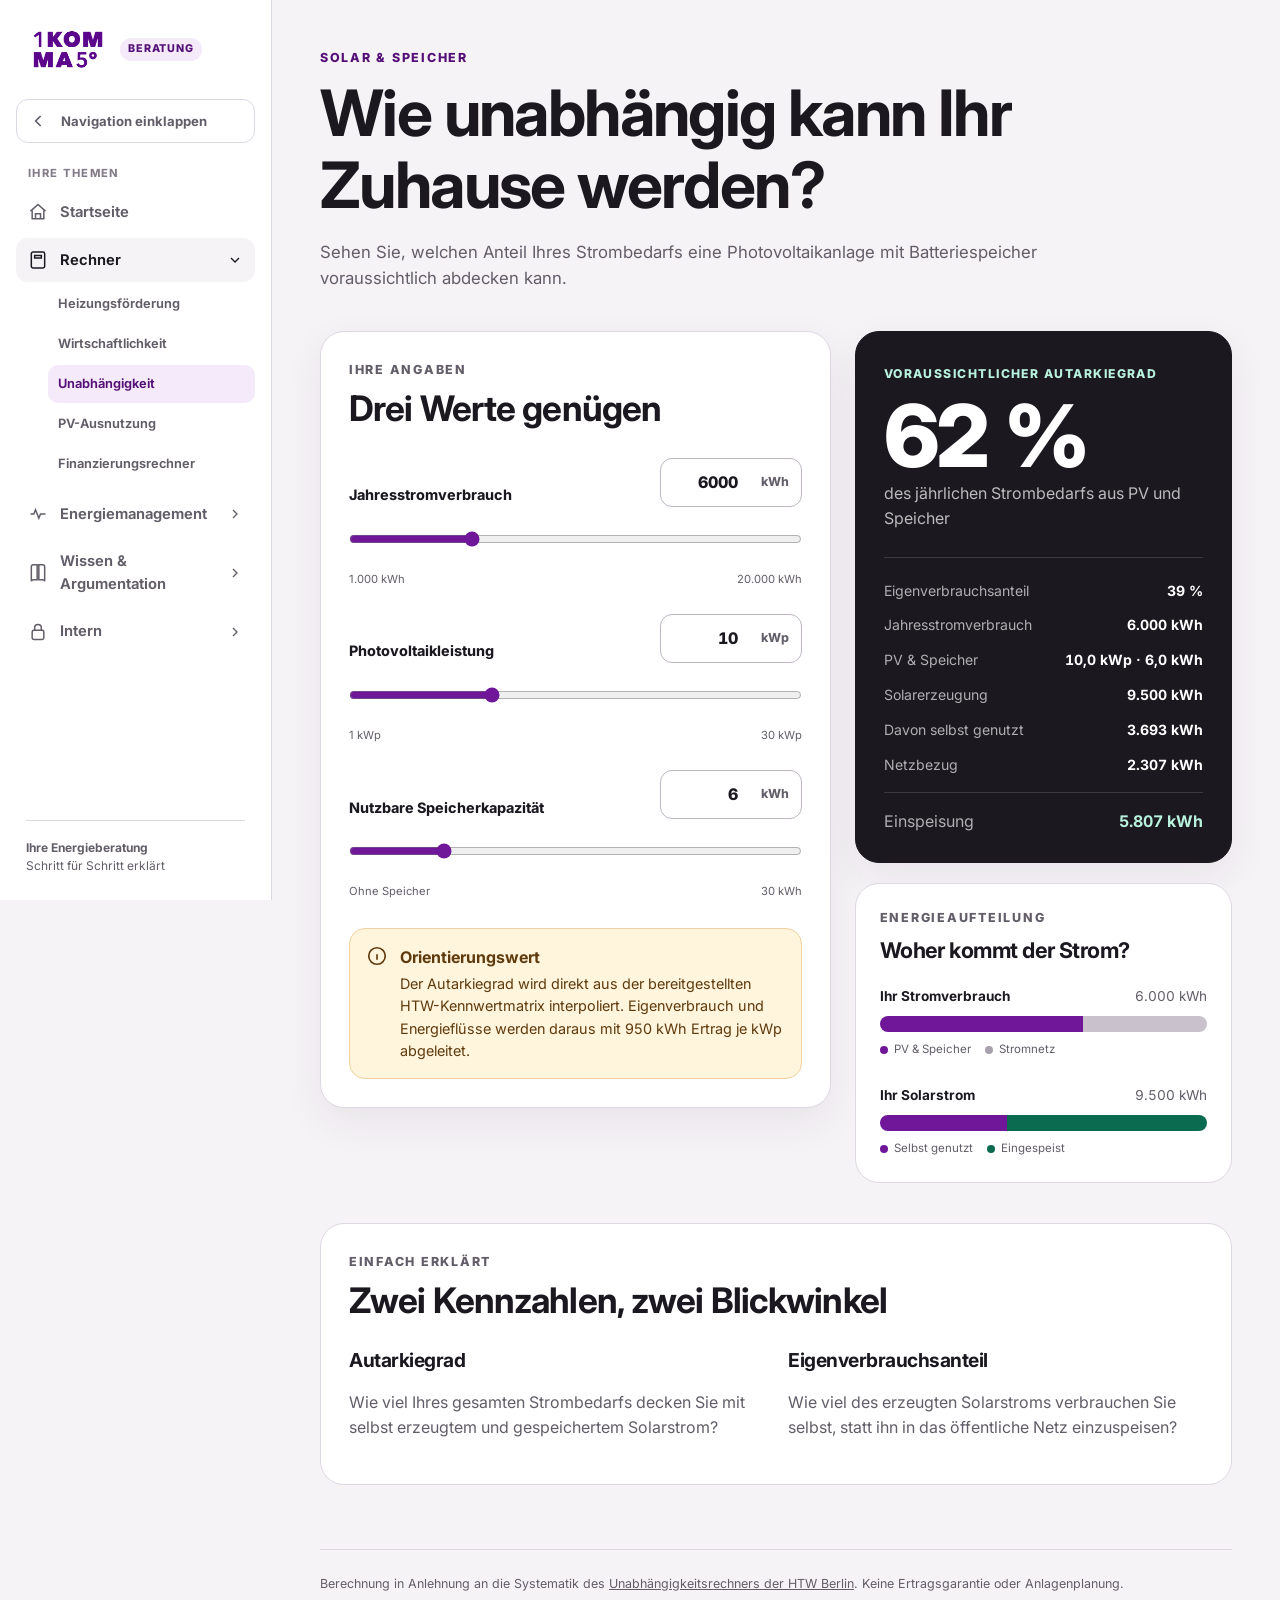
<file: unabhaengigkeitsrechner.html>
<!doctype html>
<html lang="de">
<head>
  <meta charset="utf-8">
  <meta name="viewport" content="width=device-width, initial-scale=1">
  <meta name="description" content="Autarkiegrad und Eigenverbrauch einer Photovoltaikanlage mit Stromspeicher abschätzen.">
  <title>Unabhängigkeit berechnen | 1KOMMA5°</title>
  <link rel="preconnect" href="https://fonts.googleapis.com">
  <link rel="preconnect" href="https://fonts.gstatic.com" crossorigin>
  <link href="https://fonts.googleapis.com/css2?family=Inter:wght@400;500;600;700;800&display=swap" rel="stylesheet">
  <link rel="stylesheet" href="assets/styles.css?v=20260901-1">
  <script src="assets/app.js?v=20260901-1" defer></script>
</head>
<body data-page="independence-calculator">
  <main class="content" id="main-content" tabindex="-1">
    <div class="content-inner">
      <header class="page-header independence-header">
        <p class="eyebrow">Solar & Speicher</p>
        <h1>Wie unabhängig kann Ihr Zuhause werden?</h1>
        <p>Sehen Sie, welchen Anteil Ihres Strombedarfs eine Photovoltaikanlage mit Batteriespeicher voraussichtlich abdecken kann.</p>
      </header>

      <section class="grid independence-grid" aria-label="Unabhängigkeit berechnen">
        <form class="card" id="independence-form" novalidate>
          <div class="section-heading"><p class="eyebrow">Ihre Angaben</p><h2>Drei Werte genügen</h2></div>
          <div class="parameter-list">
            <div class="parameter">
              <div class="parameter__head"><label for="consumption">Jahresstromverbrauch</label><div class="parameter__value"><input class="input" id="consumption" type="number" min="1000" max="20000" step="100" value="6000"><span class="parameter__unit">kWh</span></div></div>
              <input id="consumption-range" type="range" min="1000" max="20000" step="100" value="6000" aria-label="Jahresstromverbrauch einstellen">
              <div class="parameter__scale" aria-hidden="true"><span>1.000 kWh</span><span>20.000 kWh</span></div>
            </div>
            <div class="parameter">
              <div class="parameter__head"><label for="pv-power">Photovoltaikleistung</label><div class="parameter__value"><input class="input" id="pv-power" type="number" min="1" max="30" step="0.1" value="10"><span class="parameter__unit">kWp</span></div></div>
              <input id="pv-power-range" type="range" min="1" max="30" step="0.1" value="10" aria-label="Photovoltaikleistung einstellen">
              <div class="parameter__scale" aria-hidden="true"><span>1 kWp</span><span>30 kWp</span></div>
            </div>
            <div class="parameter">
              <div class="parameter__head"><label for="storage">Nutzbare Speicherkapazität</label><div class="parameter__value"><input class="input" id="storage" type="number" min="0" max="30" step="0.1" value="6"><span class="parameter__unit">kWh</span></div></div>
              <input id="storage-range" type="range" min="0" max="30" step="0.1" value="6" aria-label="Speicherkapazität einstellen">
              <div class="parameter__scale" aria-hidden="true"><span>Ohne Speicher</span><span>30 kWh</span></div>
            </div>
          </div>
          <div class="notice" style="margin-top:28px">
            <svg aria-hidden="true" viewBox="0 0 24 24" fill="none" stroke="currentColor" stroke-width="1.8"><circle cx="12" cy="12" r="9"/><path d="M12 10v6M12 7h.01"/></svg>
            <div><strong>Orientierungswert</strong><p>Der Autarkiegrad wird direkt aus der bereitgestellten HTW-Kennwertmatrix interpoliert. Eigenverbrauch und Energieflüsse werden daraus mit 950 kWh Ertrag je kWp abgeleitet.</p></div>
          </div>
        </form>

        <div class="energy-dashboard" aria-live="polite">
          <aside class="card card--dark result-panel independence-result" aria-labelledby="autarky-heading">
            <span class="result-kicker">Voraussichtlicher Autarkiegrad</span>
            <h2 class="result-total" id="autarky-heading"><span id="autarky-value">62 %</span></h2>
            <p>des jährlichen Strombedarfs aus PV und Speicher</p>
            <div class="result-list">
              <div class="result-row"><span>Eigenverbrauchsanteil</span><strong id="self-use-value">39 %</strong></div>
              <div class="result-row"><span>Jahresstromverbrauch</span><strong id="home-demand">6.000 kWh</strong></div>
              <div class="result-row"><span>PV & Speicher</span><strong id="system-config">10,0 kWp · 6,0 kWh</strong></div>
              <div class="result-row"><span>Solarerzeugung</span><strong id="metric-generation">9.500 kWh</strong></div>
              <div class="result-row"><span>Davon selbst genutzt</span><strong id="metric-self">3.693 kWh</strong></div>
              <div class="result-row"><span>Netzbezug</span><strong id="metric-grid">2.307 kWh</strong></div>
              <div class="result-row result-row--total"><span>Einspeisung</span><strong id="metric-feed">5.807 kWh</strong></div>
            </div>
          </aside>

          <section class="card card--quiet energy-balance" aria-labelledby="balance-heading">
            <div class="section-heading"><p class="eyebrow">Energieaufteilung</p><h2 id="balance-heading">Woher kommt der Strom?</h2></div>
            <div class="balance-row">
              <div class="balance-row__head"><strong>Ihr Stromverbrauch</strong><span id="consumption-total">6.000 kWh</span></div>
              <div class="balance-bar" id="consumption-bar"><span class="balance-bar__own balance-segment" id="consumption-own" style="width:62%" tabindex="0" data-tooltip="PV & Speicher: 3.693 kWh · 62 %" aria-label="PV und Speicher: 3.693 Kilowattstunden, 62 Prozent"></span><span class="balance-bar__grid balance-segment" id="consumption-grid" style="width:38%" tabindex="0" data-tooltip="Stromnetz: 2.307 kWh · 38 %" aria-label="Stromnetz: 2.307 Kilowattstunden, 38 Prozent"></span></div>
              <div class="balance-legend"><span><i class="balance-dot balance-dot--own"></i>PV & Speicher</span><span><i class="balance-dot balance-dot--grid"></i>Stromnetz</span></div>
            </div>
            <div class="balance-row">
              <div class="balance-row__head"><strong>Ihr Solarstrom</strong><span id="generation-total">9.500 kWh</span></div>
              <div class="balance-bar"><span class="balance-bar__own balance-segment" id="generation-own" style="width:39%" tabindex="0" data-tooltip="Selbst genutzt: 3.693 kWh · 39 %" aria-label="Selbst genutzt: 3.693 Kilowattstunden, 39 Prozent"></span><span class="balance-bar__feed balance-segment" id="generation-feed" style="width:61%" tabindex="0" data-tooltip="Eingespeist: 5.807 kWh · 61 %" aria-label="Eingespeist: 5.807 Kilowattstunden, 61 Prozent"></span></div>
              <div class="balance-legend"><span><i class="balance-dot balance-dot--own"></i>Selbst genutzt</span><span><i class="balance-dot balance-dot--feed"></i>Eingespeist</span></div>
            </div>
          </section>
        </div>
      </section>

      <section class="section card card--quiet" aria-labelledby="meaning-heading">
        <div class="section-heading"><p class="eyebrow">Einfach erklärt</p><h2 id="meaning-heading">Zwei Kennzahlen, zwei Blickwinkel</h2></div>
        <div class="grid grid--2">
          <div><h3>Autarkiegrad</h3><p>Wie viel Ihres gesamten Strombedarfs decken Sie mit selbst erzeugtem und gespeichertem Solarstrom?</p></div>
          <div><h3>Eigenverbrauchsanteil</h3><p>Wie viel des erzeugten Solarstroms verbrauchen Sie selbst, statt ihn in das öffentliche Netz einzuspeisen?</p></div>
        </div>
      </section>

      <footer class="footer">Berechnung in Anlehnung an die Systematik des <a href="https://solar.htw-berlin.de/rechner/unabhaengigkeitsrechner/" target="_blank" rel="noreferrer">Unabhängigkeitsrechners der HTW Berlin</a>. Keine Ertragsgarantie oder Anlagenplanung.</footer>
    </div>
  </main>

  <script src="assets/autarky-matrix.js"></script>
  <script>
    (() => {
      const fields = [
        { input: 'consumption', range: 'consumption-range' },
        { input: 'pv-power', range: 'pv-power-range' },
        { input: 'storage', range: 'storage-range' }
      ];
      const numberDE = new Intl.NumberFormat('de-DE', { maximumFractionDigits: 0 });
      const decimalDE = new Intl.NumberFormat('de-DE', { minimumFractionDigits: 1, maximumFractionDigits: 1 });
      const setText = (id, value) => { document.getElementById(id).textContent = value; };
      const setTooltip = (id, label, value, percent) => {
        const element = document.getElementById(id);
        element.dataset.tooltip = `${label}: ${numberDE.format(value)} kWh · ${percent} %`;
        element.setAttribute('aria-label', `${label}: ${numberDE.format(value)} Kilowattstunden, ${percent} Prozent`);
      };
      const clamp = (value, min, max) => Math.min(max, Math.max(min, value));
      const interpolateAutarky = (pvRatio, batteryRatio) => {
        const matrix = window.AUTARKY_MATRIX;
        const step = 0.0625;
        const maxIndex = 160;
        const x = clamp(Math.round(pvRatio * 10000) / 10000, 0, maxIndex * step);
        const y = clamp(Math.round(batteryRatio * 10000) / 10000, 0, maxIndex * step);
        const x0 = Math.min(Math.floor(x / step), maxIndex);
        const y0 = Math.min(Math.floor(y / step), maxIndex);
        const x1 = Math.min(x0 + 1, maxIndex);
        const y1 = Math.min(y0 + 1, maxIndex);
        const tx = x1 === x0 ? 0 : (x - x0 * step) / step;
        const ty = y1 === y0 ? 0 : (y - y0 * step) / step;
        const top = matrix[y0 + 1][x0 + 1] + tx * (matrix[y0 + 1][x1 + 1] - matrix[y0 + 1][x0 + 1]);
        const bottom = matrix[y1 + 1][x0 + 1] + tx * (matrix[y1 + 1][x1 + 1] - matrix[y1 + 1][x0 + 1]);
        return top + ty * (bottom - top);
      };

      const calculate = () => {
        const consumption = clamp(Number(document.getElementById('consumption').value) || 0, 1000, 20000);
        const pvPower = clamp(Number(document.getElementById('pv-power').value) || 0, 1, 30);
        const storage = clamp(Number(document.getElementById('storage').value) || 0, 0, 30);
        const specificYield = 950;
        const pvYield = pvPower * specificYield;
        const pvRatio = pvPower / consumption * 1000;
        const batteryRatio = storage / consumption * 1000;
        const autarky = clamp(interpolateAutarky(pvRatio, batteryRatio), 0, 1);
        const selfConsumed = Math.min(consumption * autarky, pvYield);
        const selfUse = pvYield > 0 ? selfConsumed / pvYield : 0;
        const gridImport = Math.max(consumption - selfConsumed, 0);
        const feedIn = Math.max(pvYield - selfConsumed, 0);
        const autarkyPercent = Math.round(autarky * 100);
        const selfUsePercent = Math.round(selfUse * 100);

        setText('autarky-value', `${autarkyPercent} %`);
        setText('self-use-value', `${selfUsePercent} %`);
        setText('home-demand', `${numberDE.format(consumption)} kWh`);
        setText('system-config', `${decimalDE.format(pvPower)} kWp · ${decimalDE.format(storage)} kWh`);
        setText('metric-generation', `${numberDE.format(pvYield)} kWh`);
        setText('metric-self', `${numberDE.format(selfConsumed)} kWh`);
        setText('metric-grid', `${numberDE.format(gridImport)} kWh`);
        setText('metric-feed', `${numberDE.format(feedIn)} kWh`);
        setText('consumption-total', `${numberDE.format(consumption)} kWh`);
        setText('generation-total', `${numberDE.format(pvYield)} kWh`);
        document.getElementById('consumption-own').style.width = `${autarkyPercent}%`;
        document.getElementById('consumption-grid').style.width = `${100 - autarkyPercent}%`;
        document.getElementById('generation-own').style.width = `${selfUsePercent}%`;
        document.getElementById('generation-feed').style.width = `${100 - selfUsePercent}%`;
        setTooltip('consumption-own', 'PV & Speicher', selfConsumed, autarkyPercent);
        setTooltip('consumption-grid', 'Stromnetz', gridImport, 100 - autarkyPercent);
        setTooltip('generation-own', 'Selbst genutzt', selfConsumed, selfUsePercent);
        setTooltip('generation-feed', 'Eingespeist', feedIn, 100 - selfUsePercent);
      };

      fields.forEach(({ input, range }) => {
        const numberInput = document.getElementById(input);
        const rangeInput = document.getElementById(range);
        numberInput.addEventListener('input', () => { rangeInput.value = numberInput.value; calculate(); });
        rangeInput.addEventListener('input', () => { numberInput.value = rangeInput.value; calculate(); });
      });
      calculate();
    })();
  </script>
</body>
</html>
</file>
<file: assets/styles.css>
:root {
  --brand: #6f1699;
  --brand-strong: #551077;
  --brand-soft: #f4eafa;
  --mint: #b8f2dc;
  --mint-strong: #0b6b50;
  --ink: #1b1820;
  --muted: #625d68;
  --line: #ded8e2;
  --surface: #ffffff;
  --canvas: #f6f3f7;
  --warning: #8a4b08;
  --warning-soft: #fff4dc;
  --sidebar-width: 272px;
  --sidebar-collapsed-width: 76px;
  --radius-sm: 10px;
  --radius-md: 16px;
  --radius-lg: 24px;
  --shadow: 0 14px 40px rgba(42, 24, 48, 0.07);
  --focus: 0 0 0 3px rgba(111, 22, 153, 0.26);
}

* { box-sizing: border-box; }

html { scroll-behavior: smooth; }

body {
  margin: 0;
  min-width: 320px;
  background: var(--canvas);
  color: var(--ink);
  font-family: Inter, ui-sans-serif, system-ui, -apple-system, BlinkMacSystemFont, "Segoe UI", sans-serif;
  font-size: 16px;
  line-height: 1.55;
}

button, input, select { font: inherit; }
button, a, input, select { touch-action: manipulation; }

a { color: inherit; }

:focus-visible {
  outline: 3px solid var(--brand);
  outline-offset: 3px;
}

.skip-link {
  position: fixed;
  z-index: 1000;
  top: 12px;
  left: 12px;
  transform: translateY(-160%);
  padding: 12px 16px;
  border-radius: var(--radius-sm);
  background: var(--ink);
  color: white;
}

.skip-link:focus { transform: translateY(0); }

.app-shell { display: contents; }

.sidebar {
  position: fixed;
  inset: 0 auto 0 0;
  z-index: 50;
  display: flex;
  width: var(--sidebar-width);
  flex-direction: column;
  border-right: 1px solid var(--line);
  background: var(--surface);
  padding: 24px 16px;
  transition: width 200ms ease, padding 200ms ease;
}

.brand-lockup {
  display: flex;
  align-items: center;
  gap: 10px;
  padding: 0 10px 24px;
  text-decoration: none;
}

.brand-logo { display: block; width: 84px; height: auto; flex: 0 0 auto; }
.brand-compact { display: none; font-size: 1rem; font-weight: 850; letter-spacing: -0.04em; }
.brand-product {
  border-radius: 999px;
  background: var(--brand-soft);
  color: var(--brand-strong);
  padding: 3px 8px;
  font-size: 0.67rem;
  font-weight: 800;
  letter-spacing: 0.08em;
  text-transform: uppercase;
}

.nav-section-label {
  margin: 10px 12px 8px;
  color: #837c88;
  font-size: 0.7rem;
  font-weight: 750;
  letter-spacing: 0.12em;
  text-transform: uppercase;
}

.nav-list { display: grid; gap: 4px; margin: 0; padding: 0; list-style: none; }
.nav-link {
  display: flex;
  min-height: 44px;
  align-items: center;
  gap: 12px;
  border-radius: 12px;
  padding: 10px 12px;
  color: var(--muted);
  font-size: 0.92rem;
  font-weight: 650;
  text-decoration: none;
}
.nav-link:hover { background: var(--canvas); color: var(--ink); }
.nav-link[aria-current="page"] { background: var(--brand-soft); color: var(--brand-strong); }
.nav-link svg { width: 20px; height: 20px; flex: 0 0 auto; }
.nav-group-toggle {
  display: flex;
  width: 100%;
  min-height: 44px;
  align-items: center;
  gap: 12px;
  border: 0;
  border-radius: 12px;
  background: transparent;
  padding: 10px 12px;
  color: var(--muted);
  cursor: pointer;
  font-size: .92rem;
  font-weight: 650;
  text-align: left;
}
.nav-group-toggle:hover,
.nav-group.is-active > .nav-group-toggle { background: var(--canvas); color: var(--ink); }
.nav-group-toggle > svg:not(.nav-group-chevron) { width: 20px; height: 20px; flex: 0 0 auto; }
.nav-group-toggle > span { flex: 1; }
.nav-group-chevron { width: 16px; height: 16px; flex: 0 0 auto; transition: transform 180ms ease; }
.nav-group-toggle[aria-expanded="true"] .nav-group-chevron { transform: rotate(90deg); }
.nav-group-list { display: grid; gap: 2px; margin: 3px 0 5px; padding: 0 0 0 32px; list-style: none; }
.nav-group-list[hidden] { display: none; }
.nav-sublink {
  display: flex;
  min-height: 38px;
  align-items: center;
  border-radius: 10px;
  padding: 8px 10px;
  color: var(--muted);
  font-size: .8rem;
  font-weight: 650;
  line-height: 1.25;
  text-decoration: none;
}
.nav-sublink:hover { background: var(--canvas); color: var(--ink); }
.nav-sublink[aria-current="page"] { background: var(--brand-soft); color: var(--brand-strong); }
.nav-spacer { flex: 1; }
.sidebar-collapse {
  display: flex;
  min-height: 44px;
  align-items: center;
  gap: 12px;
  margin: 0 0 12px;
  border: 1px solid var(--line);
  border-radius: 12px;
  background: white;
  padding: 9px 12px;
  color: var(--muted);
  cursor: pointer;
  font-size: 0.82rem;
  font-weight: 700;
}
.sidebar-collapse:hover { background: var(--canvas); color: var(--ink); }
.sidebar-collapse svg { width: 20px; height: 20px; flex: 0 0 auto; transition: transform 200ms ease; }
.sidebar-meta {
  margin: 18px 10px 0;
  padding-top: 18px;
  border-top: 1px solid var(--line);
  color: var(--muted);
  font-size: 0.75rem;
}

.mobile-header { display: none; }
.mobile-header .brand-lockup { padding: 0; }
.mobile-header .brand-logo { width: 66px; }
.sidebar-scrim { display: none; }

.content { min-height: 100dvh; margin-left: var(--sidebar-width); transition: margin-left 200ms ease; }
.content-inner { width: min(1180px, 100%); margin: 0 auto; padding: 48px 48px 80px; }

.eyebrow {
  margin: 0 0 10px;
  color: var(--brand-strong);
  font-size: 0.78rem;
  font-weight: 800;
  letter-spacing: 0.14em;
  text-transform: uppercase;
}

h1, h2, h3, h4 { margin-top: 0; line-height: 1.12; letter-spacing: -0.025em; }
h1 { max-width: 820px; margin-bottom: 18px; font-size: clamp(2.4rem, 5vw, 4.8rem); }
h2 { font-size: clamp(1.55rem, 3vw, 2.2rem); }
h3 { font-size: 1.2rem; }
p { margin-top: 0; }

.page-header { margin-bottom: 40px; }
.page-header p:not(.eyebrow) { max-width: 720px; color: var(--muted); font-size: 1.05rem; }
.page-header-row { display: flex; align-items: flex-end; justify-content: space-between; gap: 24px; }

.status-row { display: flex; flex-wrap: wrap; gap: 8px; margin-top: 22px; }
.badge {
  display: inline-flex;
  min-height: 30px;
  align-items: center;
  gap: 7px;
  border-radius: 999px;
  padding: 5px 10px;
  background: var(--brand-soft);
  color: var(--brand-strong);
  font-size: 0.73rem;
  font-weight: 750;
}
.badge--success { background: #e5f8f1; color: var(--mint-strong); }
.badge-dot { width: 7px; height: 7px; border-radius: 50%; background: currentColor; }

.grid { display: grid; gap: 24px; }
.grid--2 { grid-template-columns: repeat(2, minmax(0, 1fr)); }
.grid--3 { grid-template-columns: repeat(3, minmax(0, 1fr)); }
.dashboard-grid { grid-template-columns: minmax(0, 1.45fr) minmax(280px, 0.8fr); }
.calculator-grid { grid-template-columns: minmax(0, 1.28fr) minmax(330px, 0.72fr); align-items: start; }

.card {
  border: 1px solid var(--line);
  border-radius: var(--radius-lg);
  background: var(--surface);
  padding: 28px;
  box-shadow: var(--shadow);
}
.card--quiet { box-shadow: none; }
.card--dark { border-color: var(--ink); background: var(--ink); color: white; }
.card--accent { background: linear-gradient(145deg, var(--brand-soft), #fff); }
.card p { color: var(--muted); }
.card--dark p { color: rgba(255,255,255,0.7); }

.module-card { display: flex; min-height: 270px; flex-direction: column; }
.module-card__top { display: flex; align-items: center; justify-content: space-between; gap: 12px; }
.module-card h2, .module-card h3 { margin: 28px 0 10px; }
.module-card__action { margin-top: auto; padding-top: 24px; }

.button {
  display: inline-flex;
  min-height: 46px;
  align-items: center;
  justify-content: center;
  gap: 9px;
  border: 1px solid transparent;
  border-radius: 12px;
  padding: 11px 18px;
  background: var(--brand);
  color: white;
  cursor: pointer;
  font-weight: 750;
  text-decoration: none;
  transition: background 180ms ease, box-shadow 180ms ease;
}
.button:hover { background: var(--brand-strong); }
.button--secondary { border-color: var(--line); background: white; color: var(--ink); }
.button--secondary:hover { background: var(--canvas); }
.button svg { width: 18px; height: 18px; }

.notice {
  display: grid;
  grid-template-columns: auto 1fr;
  gap: 12px;
  border: 1px solid #efd29f;
  border-radius: var(--radius-md);
  background: var(--warning-soft);
  padding: 16px;
  color: #5f3a0d;
}
.notice svg { width: 22px; height: 22px; }
.notice strong { display: block; margin-bottom: 3px; }
.notice p { margin: 0; color: inherit; font-size: 0.9rem; }

.section { margin-top: 40px; }
.section-heading { margin-bottom: 20px; }
.section-heading p { max-width: 680px; color: var(--muted); }

.form-section + .form-section { margin-top: 30px; padding-top: 30px; border-top: 1px solid var(--line); }
.optional-section { margin-top: 30px; padding-top: 30px; border-top: 1px solid var(--line); }
.optional-section__summary {
  display: flex;
  min-height: 64px;
  align-items: center;
  justify-content: space-between;
  gap: 16px;
  border: 1px solid var(--line);
  border-radius: var(--radius-md);
  background: var(--brand-soft);
  padding: 12px 16px;
  color: var(--ink);
  cursor: pointer;
  list-style: none;
}
.optional-section__summary::-webkit-details-marker { display: none; }
.optional-section__summary:hover { border-color: #c3a7d1; }
.optional-section__summary .eyebrow { display: block; margin-bottom: 2px; font-size: 0.68rem; }
.optional-section__summary strong { display: block; font-size: 1rem; }
.optional-section__icon { display: grid; width: 40px; height: 40px; flex: 0 0 auto; place-items: center; border-radius: 10px; background: white; color: var(--brand-strong); }
.optional-section__icon svg { width: 20px; height: 20px; transition: transform 180ms ease; }
.optional-section[open] .optional-section__icon svg { transform: rotate(180deg); }
.optional-section__content { padding-top: 24px; }
.field { display: grid; gap: 9px; }
.field + .field { margin-top: 24px; }
.field label, .field legend { color: var(--ink); font-size: 0.88rem; font-weight: 750; }
.field-hint { margin: -3px 0 0; color: var(--muted); font-size: 0.82rem; }
.input, .select {
  width: 100%;
  min-height: 48px;
  border: 1px solid #bdb5c2;
  border-radius: 12px;
  background: white;
  padding: 11px 13px;
  color: var(--ink);
}
.input:hover, .select:hover { border-color: #8d8492; }
.input:focus, .select:focus { border-color: var(--brand); box-shadow: var(--focus); outline: none; }
.input[aria-invalid="true"] { border-color: #a32727; }
.finance-input-wrap { position: relative; }
.finance-input-wrap .finance-input { padding-right: 48px; font-size: 1.05rem; font-weight: 700; font-variant-numeric: tabular-nums; }
.finance-input-wrap > span { position: absolute; top: 50%; right: 16px; transform: translateY(-50%); color: var(--muted); font-weight: 700; pointer-events: none; }
.field-error { min-height: 1.25em; margin: 0; color: #8b1f1f; font-size: 0.8rem; font-weight: 650; }
.input-group { display: grid; grid-template-columns: 48px 1fr 48px; gap: 8px; }
.step-button {
  width: 48px;
  min-height: 48px;
  border: 1px solid var(--line);
  border-radius: 12px;
  background: var(--brand-soft);
  color: var(--brand-strong);
  cursor: pointer;
  font-size: 1.25rem;
  font-weight: 850;
}
.step-button:hover { background: #ead9f3; }

.range-head { display: flex; align-items: center; justify-content: space-between; gap: 16px; }
.range-value { border-radius: 10px; background: var(--brand-soft); padding: 5px 10px; color: var(--brand-strong); font-weight: 800; }
input[type="range"] { width: 100%; min-height: 44px; accent-color: var(--brand); cursor: pointer; }
input[type="range"]:disabled { cursor: not-allowed; opacity: 0.45; }
.range-labels { display: flex; justify-content: space-between; color: var(--muted); font-size: 0.7rem; font-weight: 700; }

.switch-list { display: grid; gap: 12px; }
.switch {
  display: grid;
  grid-template-columns: 1fr auto;
  gap: 18px;
  align-items: center;
  min-height: 72px;
  border: 1px solid var(--line);
  border-radius: var(--radius-md);
  background: var(--brand-soft);
  padding: 14px 16px;
  cursor: pointer;
}
.switch:hover { border-color: #c3a7d1; }
.switch strong { display: block; font-size: 0.92rem; }
.switch small { display: block; margin-top: 3px; color: var(--muted); }
.switch input { width: 22px; height: 22px; accent-color: var(--brand); }

.result-panel { position: sticky; top: 24px; }
.result-kicker { color: var(--mint); font-size: 0.76rem; font-weight: 800; letter-spacing: 0.12em; text-transform: uppercase; }
.result-total { margin: 8px 0 2px; font-size: clamp(2.7rem, 6vw, 4.6rem); font-weight: 850; line-height: 1; letter-spacing: -0.055em; font-variant-numeric: tabular-nums; }
.result-list { display: grid; gap: 13px; margin: 26px 0 0; padding: 22px 0 0; border-top: 1px solid rgba(255,255,255,0.14); }
.result-row { display: flex; justify-content: space-between; gap: 20px; font-size: 0.88rem; }
.result-row span:first-child { color: rgba(255,255,255,0.65); }
.result-row strong { text-align: right; font-variant-numeric: tabular-nums; }
.result-row--total { margin-top: 4px; padding-top: 16px; border-top: 1px solid rgba(255,255,255,0.14); font-size: 1rem; }
.result-row--total strong { color: var(--mint); }
.result-explanation { margin-top: 24px; padding-top: 20px; border-top: 1px solid rgba(255,255,255,0.14); font-size: 0.83rem; }

.assumption-table { width: 100%; border-collapse: collapse; font-size: 0.9rem; }
.assumption-table th, .assumption-table td { padding: 13px 12px; border-bottom: 1px solid var(--line); text-align: left; vertical-align: top; }
.assumption-table th { color: var(--muted); font-size: 0.75rem; letter-spacing: 0.06em; text-transform: uppercase; }
.assumption-table td:last-child { font-variant-numeric: tabular-nums; font-weight: 700; }

.source-list { margin: 0; padding-left: 20px; }
.source-list li + li { margin-top: 8px; }
.source-list a { color: var(--brand-strong); font-weight: 650; }

.footer { margin-top: 64px; padding-top: 24px; border-top: 1px solid var(--line); color: var(--muted); font-size: 0.78rem; }

.pitch-hero { overflow: hidden; background: linear-gradient(145deg, #1b1820 0%, #351440 58%, #6f1699 100%); color: white; }
.pitch-hero p { max-width: 720px; color: rgba(255,255,255,0.76); }
.pitch-hero .eyebrow { color: var(--mint); }
.pitch-hero h1 { max-width: 900px; }
.pitch-hero__grid { display: grid; grid-template-columns: minmax(0, 1.1fr) minmax(320px, .9fr); align-items: center; gap: 30px; }
.energy-orbit svg { display: block; width: 100%; max-height: 330px; }
.orbit-line { fill: none; stroke: rgba(184,242,220,.42); stroke-width: 2; stroke-dasharray: 6 7; }
.orbit-node { fill: rgba(255,255,255,.08); stroke: rgba(255,255,255,.25); stroke-width: 1.5; }
.orbit-core { fill: var(--brand); stroke: var(--mint); stroke-width: 3; }
.energy-orbit text { fill: white; font-size: 16px; font-weight: 800; text-anchor: middle; }
.energy-orbit .orbit-small { fill: rgba(255,255,255,.58); font-size: 7px; letter-spacing: .11em; }
.energy-orbit .orbit-heartbeat { font-size: 17px; }
.pitch-lead { font-size: 1.12rem; }
.pitch-number { display: inline-grid; width: 38px; height: 38px; place-items: center; border-radius: 10px; background: var(--brand-soft); color: var(--brand-strong); font-size: 0.78rem; font-weight: 850; }
.pitch-card h2, .pitch-card h3 { margin: 18px 0 10px; }
.pitch-card p:last-child { margin-bottom: 0; }
.pitch-flow { display: grid; grid-template-columns: repeat(5, minmax(0, 1fr)); gap: 12px; }
.pitch-flow__item { position: relative; min-height: 150px; border: 1px solid var(--line); border-radius: var(--radius-md); background: white; padding: 18px; }
.pitch-flow__item strong { display: block; margin-bottom: 8px; }
.pitch-flow__item p { margin: 0; color: var(--muted); font-size: 0.84rem; }
.pitch-flow__item:not(:last-child)::after { content: "›"; position: absolute; z-index: 2; top: 50%; right: -11px; width: 20px; height: 28px; transform: translateY(-50%); background: var(--canvas); color: var(--brand); font-size: 1.5rem; font-weight: 800; text-align: center; }
.pitch-quote { margin: 0; border-left: 4px solid var(--mint); padding-left: 20px; font-size: clamp(1.35rem, 3vw, 2rem); font-weight: 750; line-height: 1.3; }
.status-card { border-top: 4px solid var(--line); }
.status-card--now { border-top-color: var(--mint-strong); }
.status-card--next { border-top-color: var(--brand); }
.status-card--future { border-top-color: #b77813; }
.status-card ul { margin: 16px 0 0; padding-left: 20px; color: var(--muted); }
.status-card li + li { margin-top: 8px; }
.pitch-sources { font-size: 0.86rem; }
.independence-grid { grid-template-columns: minmax(0, 1.15fr) minmax(340px, .85fr); align-items: start; }
.independence-grid > *, .energy-dashboard, .gauge-card, .gauge-copy { min-width: 0; }
.parameter-list { display: grid; gap: 26px; }
.parameter { display: grid; gap: 10px; }
.parameter__head { display: flex; align-items: end; justify-content: space-between; gap: 16px; }
.parameter__head label { font-size: .9rem; font-weight: 750; }
.parameter__value { position: relative; width: 142px; }
.parameter__value .input { padding-right: 48px; text-align: right; font-weight: 800; font-variant-numeric: tabular-nums; }
.parameter__unit { position: absolute; top: 50%; right: 13px; transform: translateY(-50%); color: var(--muted); font-size: .78rem; font-weight: 750; pointer-events: none; }
.parameter input[type="range"] { margin: 0; }
.parameter__scale { display: flex; justify-content: space-between; color: var(--muted); font-size: .7rem; }
.energy-dashboard { display: grid; gap: 20px; }
.independence-result { position: static; }
.independence-result .result-total { font-size: clamp(3.4rem, 7vw, 5.4rem); }
.energy-balance { padding: 24px; }
.energy-balance .section-heading { margin-bottom: 24px; }
.energy-balance .section-heading h2 { margin-bottom: 0; font-size: 1.35rem; }
.balance-row + .balance-row { margin-top: 26px; }
.balance-row__head { display: flex; align-items: center; justify-content: space-between; gap: 16px; margin-bottom: 9px; font-size: .85rem; }
.balance-row__head span { color: var(--muted); font-variant-numeric: tabular-nums; }
.balance-bar { display: flex; height: 16px; overflow: hidden; border-radius: 999px; background: var(--canvas); }
.balance-bar span { min-width: 0; transition: width 180ms ease; }
.balance-bar:has(.balance-segment:hover), .balance-bar:has(.balance-segment:focus-visible) { overflow: visible; }
.balance-segment { position: relative; cursor: help; }
.balance-segment::after {
  content: attr(data-tooltip);
  position: absolute;
  z-index: 20;
  bottom: calc(100% + 10px);
  left: 50%;
  width: max-content;
  max-width: 230px;
  transform: translate(-50%, 4px);
  border-radius: 9px;
  background: var(--ink);
  padding: 7px 10px;
  color: white;
  font-size: .72rem;
  font-weight: 700;
  line-height: 1.35;
  opacity: 0;
  pointer-events: none;
  transition: opacity 140ms ease, transform 140ms ease;
}
.balance-segment:hover::after, .balance-segment:focus-visible::after { transform: translate(-50%, 0); opacity: 1; }
.balance-bar__own { background: var(--brand); }.balance-bar__grid { background: #c9c2cd; }.balance-bar__feed { background: var(--mint-strong); }
.balance-legend { display: flex; flex-wrap: wrap; gap: 14px; margin-top: 9px; color: var(--muted); font-size: .72rem; }
.balance-legend span { display: inline-flex; align-items: center; gap: 6px; }
.balance-dot { width: 8px; height: 8px; border-radius: 50%; }.balance-dot--own { background: var(--brand); }.balance-dot--grid { background: #aaa1ae; }.balance-dot--feed { background: var(--mint-strong); }
.energy-visual { position: relative; min-height: 420px; overflow: hidden; border-radius: var(--radius-lg); background: linear-gradient(180deg, #edf9ff 0 46%, #e9f5e6 46% 100%); }
.energy-sun { position: absolute; top: 30px; left: 45px; width: 58px; height: 58px; border-radius: 50%; background: #ffd55c; box-shadow: 0 0 0 12px rgba(255,213,92,.2); }
.energy-house { position: absolute; top: 142px; left: 50%; width: 210px; height: 170px; transform: translateX(-50%); border-radius: 8px 8px 4px 4px; background: white; box-shadow: var(--shadow); }
.energy-house::before { content: ""; position: absolute; top: -70px; left: 18px; width: 174px; height: 120px; transform: rotate(45deg); border-radius: 8px; background: #4b3a50; }
.energy-house::after { content: ""; position: absolute; top: -49px; left: 62px; width: 110px; height: 66px; transform: skewY(26deg); border: 4px solid #cab7d2; background: repeating-linear-gradient(90deg,#31163f 0 25px,#48205b 25px 28px); }
.energy-house__label { position: absolute; z-index: 2; inset: 72px 14px auto; text-align: center; }
.energy-house__label strong { display: block; font-size: 1.15rem; }.energy-house__label span { color: var(--muted); font-size: .8rem; }
.energy-battery { position: absolute; right: 38px; bottom: 48px; width: 90px; height: 132px; border: 4px solid var(--ink); border-radius: 12px; background: white; padding: 8px; }
.energy-battery::before { content: ""; position: absolute; top: -11px; left: 29px; width: 25px; height: 8px; border-radius: 4px 4px 0 0; background: var(--ink); }
.energy-battery__fill { position: absolute; right: 8px; bottom: 8px; left: 8px; height: 55%; border-radius: 5px; background: var(--mint); }
.energy-battery span { position: absolute; z-index: 1; inset: 48px 0 auto; text-align: center; font-size: .72rem; font-weight: 800; }
.energy-grid-icon { position: absolute; bottom: 55px; left: 42px; width: 66px; height: 105px; color: var(--muted); }
.energy-grid-icon svg { width: 100%; height: 100%; fill: none; stroke: currentColor; stroke-width: 2; }
.energy-flow { position: absolute; z-index: 3; display: flex; align-items: center; gap: 7px; border-radius: 999px; background: white; padding: 7px 10px; box-shadow: 0 6px 18px rgba(42,24,48,.12); font-size: .72rem; font-weight: 750; }
.energy-flow::before { content: ""; width: 8px; height: 8px; border-radius: 50%; background: var(--brand); }
.energy-flow--pv { top: 62px; left: 50%; transform: translateX(-50%); }.energy-flow--home { top: 248px; left: 50%; transform: translateX(-50%); }.energy-flow--grid { bottom: 22px; left: 26px; }.energy-flow--feed { bottom: 22px; right: 22px; }
.result-gauges { display: grid; grid-template-columns: repeat(2, minmax(0, 1fr)); gap: 16px; }
.gauge-card { display: grid; grid-template-columns: 110px minmax(0, 1fr); align-items: center; gap: 14px; border: 1px solid var(--line); border-radius: var(--radius-md); background: white; padding: 16px; }
.gauge { --value: 0; position: relative; display: grid; width: 110px; height: 110px; place-items: center; border-radius: 50%; background: conic-gradient(var(--brand) calc(var(--value) * 1%), var(--brand-soft) 0); }
.gauge::before { content: ""; position: absolute; width: 78px; height: 78px; border-radius: 50%; background: white; }
.gauge strong { position: relative; z-index: 1; font-size: 1.45rem; font-variant-numeric: tabular-nums; }
.gauge-copy strong { display: block; margin-bottom: 4px; overflow-wrap: anywhere; }.gauge-copy span { color: var(--muted); font-size: .78rem; }
.metric-strip { display: grid; grid-template-columns: repeat(3, minmax(0, 1fr)); gap: 1px; overflow: hidden; border: 1px solid var(--line); border-radius: var(--radius-md); background: var(--line); }
.metric-strip > div { background: white; padding: 14px; }.metric-strip span,.metric-strip strong { display: block; }.metric-strip span { color: var(--muted); font-size: .72rem; }.metric-strip strong { margin-top: 3px; font-variant-numeric: tabular-nums; }
.volatility-chart { display: grid; grid-template-columns: 180px 1fr; align-items: center; gap: 24px; padding-block: 20px; }
.volatility-chart__copy strong, .volatility-chart__copy span { display: block; }
.volatility-chart__copy strong { font-size: 1.25rem; }
.volatility-chart__copy span { margin-top: 5px; color: var(--muted); font-size: .85rem; }
.volatility-chart svg { width: 100%; overflow: visible; }
.volatility-chart svg text { fill: var(--muted); font-size: 11px; }
.chart-grid { fill: none; stroke: var(--line); stroke-width: 1; }
.solar-area { fill: url(#solarFill); }
.price-line { fill: none; stroke: var(--brand); stroke-width: 4; stroke-linecap: round; }
.chart-legend { grid-column: 2; display: flex; gap: 18px; color: var(--muted); font-size: .75rem; }
.chart-legend span { display: inline-flex; align-items: center; gap: 7px; }
.chart-legend i { width: 18px; height: 4px; border-radius: 99px; }
.legend-solar { background: var(--mint); }.legend-price { background: var(--brand); }
.before-after { display: grid; grid-template-columns: 1fr 48px 1fr; align-items: center; gap: 22px; margin-top: 22px; }
.before-after > div { display: grid; min-height: 150px; align-content: center; border: 1px solid var(--line); border-radius: var(--radius-md); background: white; padding: 22px; }
.before-after__smart { border-color: #c9a5da !important; box-shadow: inset 0 0 0 2px var(--brand-soft); }
.before-after__label { color: var(--muted); font-size: .72rem; font-weight: 800; letter-spacing: .1em; text-transform: uppercase; }
.before-after strong { margin: 5px 0; font-size: 1.45rem; }.before-after small { color: var(--muted); }
.before-after > svg { width: 48px; fill: none; stroke: var(--brand); stroke-width: 2; }
.day-plan { margin: 24px 0 28px; }
.day-plan__hours { display: flex; justify-content: space-between; color: rgba(255,255,255,.55); font-size: .72rem; }
.day-plan__track { position: relative; height: 70px; margin-top: 8px; border-radius: 14px; background: rgba(255,255,255,.08); }
.day-plan__track span { position: absolute; top: 12px; bottom: 12px; display: grid; place-items: center; border-radius: 10px; padding: 0 8px; font-size: .72rem; font-weight: 750; text-align: center; }
.day-plan__cheap { left: 2%; width: 20%; background: #6f1699; }.day-plan__solar { left: 34%; width: 29%; background: #0b6b50; }.day-plan__store { left: 72%; width: 25%; background: #754e0e; }
.market-card { display: grid; grid-template-columns: auto 1fr; gap: 18px; align-items: start; }
.market-card h3 { margin: 0 0 2px; }.market-card strong { color: var(--brand-strong); }.market-card p { margin-top: 8px; }
.vpp-visual { overflow: hidden; padding: 20px; background: linear-gradient(145deg, var(--brand-soft), white); }
.vpp-visual svg { display: block; width: 100%; max-height: 330px; }
.vpp-links { fill: none; stroke: #c7a7d5; stroke-width: 2; stroke-dasharray: 6 6; }
.vpp-home circle { fill: white; stroke: var(--brand); stroke-width: 2; }
.vpp-core { fill: var(--brand); }.vpp-title { fill: white; font-size: 21px; font-weight: 800; text-anchor: middle; }.vpp-stat { fill: var(--brand-strong); font-size: 14px; font-weight: 750; text-anchor: middle; }

/* Heartbeat AI pitch — benefit-led presentation */
.heartbeat-inner { width: min(1320px, 100%); padding-top: 28px; }
.heartbeat-hero { padding: 70px 52px 0; border-radius: 30px; background: #f0eee9; text-align: center; }
.heartbeat-hero h1 { max-width: 980px; margin: 0 auto 22px; font-size: clamp(3.1rem, 6vw, 5.6rem); line-height: 1.02; }
.heartbeat-hero__lead { max-width: 720px; margin: 0 auto 28px; color: var(--muted); font-size: 1.18rem; line-height: 1.65; }
.heartbeat-button { display: inline-flex; min-height: 48px; align-items: center; justify-content: center; border-radius: 12px; background: var(--brand); padding: 12px 22px; color: white; font-weight: 750; text-decoration: none; }
.heartbeat-button:hover { background: var(--brand-strong); }
.heartbeat-stage { position: relative; max-width: 1040px; margin: 48px auto 0; overflow: hidden; border: 1px solid rgba(76,30,92,.12); border-bottom: 0; border-radius: 28px 28px 0 0; background: linear-gradient(135deg,#2b1831,#5f2477 58%,#221928); padding: 20px 30px 0; box-shadow: 0 28px 70px rgba(45,22,54,.18); }
.heartbeat-stage svg { display: block; width: 100%; }
.heartbeat-stage__line { fill: none; stroke: rgba(255,255,255,.18); stroke-width: 2; stroke-dasharray: 8 9; }
.heartbeat-stage__device circle { fill: rgba(255,255,255,.08); stroke: rgba(255,255,255,.28); stroke-width: 2; }
.heartbeat-stage text { fill: white; font-size: 19px; font-weight: 800; text-anchor: middle; }.heartbeat-stage text.small { fill: rgba(255,255,255,.55); font-size: 8px; letter-spacing: .13em; }
.heartbeat-stage__core circle { fill: url(#hbGlow); }.heartbeat-stage__core text { fill: #24152b; font-size: 22px; }
.heartbeat-stage__pulse { fill: none; stroke: rgba(184,242,220,.35); stroke-width: 2; }
.heartbeat-stage__signal { position: absolute; z-index: 2; display: grid; min-width: 138px; border: 1px solid rgba(255,255,255,.16); border-radius: 12px; background: rgba(255,255,255,.1); padding: 10px 13px; color: white; text-align: left; backdrop-filter: blur(10px); }
.heartbeat-stage__signal span { color: rgba(255,255,255,.6); font-size: .68rem; }.heartbeat-stage__signal strong { font-size: .88rem; }.heartbeat-stage__signal--sun { top: 28px; left: 28px; }.heartbeat-stage__signal--price { top: 28px; right: 28px; }.heartbeat-stage__signal--home { right: 34px; bottom: 32px; }
.heartbeat-proof { display: grid; grid-template-columns: 1.15fr repeat(3, 1fr); gap: 0; margin: 72px 0 120px; border-block: 1px solid var(--line); }
.heartbeat-proof > * { margin: 0; padding: 27px 24px; }.heartbeat-proof > p { align-self: center; color: var(--muted); font-size: .8rem; font-weight: 800; letter-spacing: .08em; text-transform: uppercase; }.heartbeat-proof > div { border-left: 1px solid var(--line); }.heartbeat-proof strong,.heartbeat-proof span { display: block; }.heartbeat-proof strong { margin-bottom: 5px; }.heartbeat-proof span { color: var(--muted); font-size: .78rem; line-height: 1.45; }
.heartbeat-problem { max-width: 1040px; margin: 0 auto 140px; text-align: center; }.heartbeat-problem h2 { max-width: 870px; margin-inline: auto; font-size: clamp(2.4rem,5vw,4.5rem); }.heartbeat-problem > p:not(.eyebrow) { max-width: 730px; margin: 0 auto; color: var(--muted); font-size: 1.06rem; line-height: 1.7; }
.heartbeat-market-chart { position: relative; margin-top: 52px; border-radius: 24px; background: white; padding: 38px 36px 20px; box-shadow: var(--shadow); text-align: left; }.heartbeat-market-chart svg { display: block; width: 100%; }.heartbeat-market-chart__grid { fill: none; stroke: var(--line); }.heartbeat-market-chart__solar { fill: url(#hbSolar); }.heartbeat-market-chart__price { fill: none; stroke: var(--brand); stroke-width: 5; stroke-linecap: round; }.heartbeat-market-chart text { fill: var(--muted); font-size: 11px; }.heartbeat-market-chart__label { position: absolute; z-index: 2; top: 43%; left: 46%; display: grid; transform: translate(-50%,-50%); border-radius: 12px; background: var(--ink); padding: 10px 14px; color: white; box-shadow: var(--shadow); }.heartbeat-market-chart__label span { color: var(--mint); font-size: .68rem; font-weight: 800; text-transform: uppercase; }.heartbeat-market-chart__label strong { font-size: .8rem; }
.heartbeat-benefits { display: grid; gap: 34px; }
.heartbeat-benefit { display: grid; min-height: 650px; grid-template-columns: minmax(0,.88fr) minmax(480px,1.12fr); align-items: center; gap: 72px; overflow: hidden; border-radius: 30px; background: #f0e8f4; padding: 62px; }.heartbeat-benefit--reverse .heartbeat-benefit__copy { order: 2; }.heartbeat-benefit--reverse .heartbeat-benefit__visual { order: 1; }.heartbeat-benefit--mint { background: #e7f5ef; }.heartbeat-benefit--blue { background: #e7f0f7; }.heartbeat-benefit--dark { background: #211c24; color: white; }.heartbeat-benefit--dark .heartbeat-benefit__copy > p:not(.eyebrow) { color: rgba(255,255,255,.68); }.heartbeat-benefit--dark .eyebrow { color: var(--mint); }
.heartbeat-benefit__copy h2 { margin-bottom: 22px; font-size: clamp(2.15rem,4vw,3.65rem); line-height: 1.06; }.heartbeat-benefit__copy > p:not(.eyebrow) { max-width: 520px; color: var(--muted); font-size: 1.04rem; line-height: 1.7; }.heartbeat-emphasis { margin-top: 28px !important; color: var(--ink) !important; font-size: 1.3rem !important; font-weight: 800; }.heartbeat-benefit--dark .heartbeat-emphasis { color: white !important; }
.heartbeat-checks { display: grid; gap: 12px; margin: 28px 0 0; padding: 0; list-style: none; }.heartbeat-checks li { position: relative; padding-left: 28px; font-size: .9rem; font-weight: 650; }.heartbeat-checks li::before { content: "✓"; position: absolute; left: 0; display: grid; width: 19px; height: 19px; place-items: center; border-radius: 50%; background: var(--mint); color: #124c3c; font-size: .7rem; font-weight: 900; }
.heartbeat-benefit__visual { min-width: 0; }
.heartbeat-plan-card,.heartbeat-price-card { border: 1px solid rgba(55,30,62,.1); border-radius: 24px; background: rgba(255,255,255,.94); padding: 28px; box-shadow: 0 28px 60px rgba(53,29,61,.14); color: var(--ink); }.heartbeat-plan-card__head,.heartbeat-price-card__top { display: flex; align-items: center; justify-content: space-between; margin-bottom: 24px; }.heartbeat-plan-card__head span,.heartbeat-price-card__top > span:first-child { color: var(--muted); font-size: .78rem; font-weight: 750; }.heartbeat-plan-row { display: grid; grid-template-columns: 46px 42px 1fr auto; align-items: center; gap: 12px; border-top: 1px solid var(--line); padding: 20px 0; }.heartbeat-plan-row time { color: var(--muted); font-size: .75rem; }.heartbeat-plan-icon { display: grid; width: 38px; height: 38px; place-items: center; border-radius: 11px; background: var(--brand-soft); color: var(--brand); font-style: normal; font-weight: 800; }.heartbeat-plan-icon--sun { background: #fff3cf; color: #a76b00; }.heartbeat-plan-icon--home { background: #dff5ed; color: #176c54; }.heartbeat-plan-row div strong,.heartbeat-plan-row div span { display: block; }.heartbeat-plan-row div strong { font-size: .86rem; }.heartbeat-plan-row div span { margin-top: 3px; color: var(--muted); font-size: .7rem; }.heartbeat-plan-row b { border-radius: 99px; background: #e1f5ee; padding: 5px 8px; color: #176c54; font-size: .62rem; }
.heartbeat-price-bars { display: flex; height: 250px; align-items: end; gap: 10px; border-bottom: 1px solid var(--line); }.heartbeat-price-bars i { flex: 1; height: var(--h); border-radius: 8px 8px 2px 2px; background: #d8d2db; }.heartbeat-price-bars i.cheap { background: #b8f2dc; }.heartbeat-price-bars i.active { background: var(--brand); box-shadow: 0 0 0 5px var(--brand-soft); }.heartbeat-price-card__times { display: flex; justify-content: space-between; margin-top: 8px; color: var(--muted); font-size: .65rem; }.heartbeat-price-card__action { display: grid; margin-top: 24px; border-radius: 14px; background: var(--brand-soft); padding: 15px; }.heartbeat-price-card__action span { color: var(--brand-strong); font-size: .68rem; font-weight: 800; text-transform: uppercase; }.heartbeat-price-card__action strong { margin-top: 3px; font-size: .88rem; }
.heartbeat-solar-card { display: grid; grid-template-columns: repeat(3,1fr); gap: 14px; border-radius: 26px; background: rgba(255,255,255,.65); padding: 34px; }.heartbeat-solar-card__sun { grid-column: 1/-1; display: grid; width: 170px; height: 170px; place-items: center; align-content: center; justify-self: center; border-radius: 50%; background: #ffe28a; color: #6a4a00; font-size: 2.2rem; box-shadow: 0 0 0 18px rgba(255,226,138,.25); }.heartbeat-solar-card__sun span,.heartbeat-solar-card__sun strong { display: block; }.heartbeat-solar-card__sun span { margin-top: 5px; font-size: .68rem; }.heartbeat-solar-card__sun strong { font-size: 1.15rem; }.heartbeat-solar-card__flow { grid-column: 1/-1; width: 2px; height: 38px; justify-self: center; background: var(--mint-strong); }.heartbeat-solar-card__target { display: grid; place-items: center; border: 1px solid #d4e9df; border-radius: 16px; background: white; padding: 18px 8px; text-align: center; }.heartbeat-solar-card__target > span { font-size: 1.5rem; }.heartbeat-solar-card__target strong,.heartbeat-solar-card__target small { display: block; }.heartbeat-solar-card__target strong { margin-top: 6px; font-size: .82rem; }.heartbeat-solar-card__target small { margin-top: 2px; color: var(--muted); font-size: .64rem; }
.heartbeat-system-card { position: relative; min-height: 480px; }.heartbeat-system-card::before,.heartbeat-system-card::after { content:""; position:absolute; inset:50%; width:70%; height:2px; transform:translate(-50%,-50%) rotate(32deg); background:rgba(184,242,220,.25); }.heartbeat-system-card::after { transform:translate(-50%,-50%) rotate(-32deg); }.heartbeat-system-card__core { position: absolute; z-index: 2; top: 50%; left: 50%; display: grid; width: 170px; height: 170px; transform: translate(-50%,-50%); place-items: center; align-content: center; border-radius: 50%; background: linear-gradient(135deg,var(--mint),#c98ee3); color: #221626; }.heartbeat-system-card__core span,.heartbeat-system-card__core strong { display:block; }.heartbeat-system-card__core span { font-size: 1rem; }.heartbeat-system-card__core strong { font-size: 2rem; }.heartbeat-system-card__device { position:absolute; z-index:1; display:grid; width:100px; height:100px; place-items:center; align-content:center; border:1px solid rgba(255,255,255,.2); border-radius:50%; background:rgba(255,255,255,.08); font-weight:850; }.heartbeat-system-card__device small { display:block; margin-top:3px; color:rgba(255,255,255,.55); font-size:.58rem; font-weight:600; }.heartbeat-system-card__device--pv { top:5%; left:5%; }.heartbeat-system-card__device--bat { top:5%; right:5%; }.heartbeat-system-card__device--wp { bottom:5%; left:5%; }.heartbeat-system-card__device--ev { right:5%; bottom:5%; }
.heartbeat-network-card svg { display:block; width:100%; }.heartbeat-network-card path { fill:none; stroke:#88b4d5; stroke-width:2; stroke-dasharray:7 7; }.heartbeat-network-card g circle { fill:white; stroke:#88b4d5; stroke-width:2; }.heartbeat-network-card circle.core { fill:var(--brand); stroke:none; }.heartbeat-network-card text.title { fill:white; font-size:19px; font-weight:800; text-anchor:middle; }.heartbeat-network-card text.home { fill:#315b79; font-size:22px; text-anchor:middle; }
.heartbeat-logic { max-width: 1040px; margin: 0 auto 70px; text-align: center; }
.heartbeat-logic > h2 { max-width: 820px; margin: 0 auto 18px; font-size: clamp(2.5rem,5vw,4.5rem); }
.heartbeat-logic > p:not(.eyebrow) { max-width: 720px; margin: 0 auto; color: var(--muted); font-size: 1.05rem; line-height: 1.65; }
.heartbeat-logic__steps { display: grid; grid-template-columns: repeat(3,1fr); gap: 14px; margin-top: 42px; text-align: left; }
.heartbeat-logic__steps a { display: grid; min-height: 150px; align-content: end; border: 1px solid var(--line); border-radius: 18px; background: white; padding: 22px; color: var(--ink); text-decoration: none; transition: transform 160ms ease,box-shadow 160ms ease; }
.heartbeat-logic__steps a:hover { transform: translateY(-3px); box-shadow: var(--shadow); }
.heartbeat-logic__steps span { color: var(--brand); font-size: .72rem; font-weight: 850; }
.heartbeat-logic__steps strong,.heartbeat-logic__steps small { display: block; }.heartbeat-logic__steps strong { margin-top: 18px; font-size: .98rem; }.heartbeat-logic__steps small { margin-top: 5px; color: var(--muted); }
.heartbeat-benefits--clustered { gap: 40px; }
.heartbeat-cluster { position: relative; display: grid; grid-template-columns: minmax(0,.93fr) minmax(420px,1.07fr); gap: 56px; overflow: hidden; border-radius: 30px; padding: 64px; }
.heartbeat-cluster--mint { background: #e6f5ef; }.heartbeat-cluster--purple { background: #eee4f2; }.heartbeat-cluster--blue { background: #e6f0f7; }
.heartbeat-cluster__number { position: absolute; top: 24px; right: 32px; color: rgba(38,25,43,.09); font-size: 6rem; font-weight: 850; line-height: 1; }
.heartbeat-cluster__intro { align-self: center; }.heartbeat-cluster__intro h2 { margin-bottom: 22px; font-size: clamp(2.25rem,4vw,3.7rem); line-height: 1.06; }.heartbeat-cluster__intro > p:not(.eyebrow) { color: var(--muted); font-size: 1.02rem; line-height: 1.7; }
.heartbeat-cluster__intro blockquote { margin: 30px 0 0; border-left: 4px solid var(--brand); padding-left: 20px; font-size: 1.18rem; font-weight: 800; line-height: 1.45; }
.heartbeat-cluster__visual { align-self: center; }.heartbeat-cluster__details { grid-column: 1/-1; border-top: 1px solid rgba(52,32,59,.13); padding-top: 36px; }.heartbeat-cluster__details h3 { margin-bottom: 22px; }
.heartbeat-feature-list { display: grid; grid-template-columns: repeat(3,1fr); gap: 10px; margin: 0; padding: 0; list-style: none; }
.heartbeat-feature-list li { display: grid; min-height: 96px; align-content: center; border: 1px solid rgba(54,33,61,.1); border-radius: 14px; background: rgba(255,255,255,.62); padding: 16px; }
.heartbeat-feature-list strong,.heartbeat-feature-list li > span:last-child { display: block; }.heartbeat-feature-list strong { font-size: .82rem; }.heartbeat-feature-list li > span:last-child { margin-top: 5px; color: var(--muted); font-size: .7rem; line-height: 1.4; }
.heartbeat-honesty { margin: 24px 0 0; border-radius: 14px; background: rgba(255,255,255,.62); padding: 16px 18px; color: var(--muted); font-size: .76rem; line-height: 1.55; }.heartbeat-honesty strong { color: var(--ink); }
.heartbeat-feature-list--status li { position: relative; padding-left: 44px; }.status-dot { display: inline-block; width: 9px; height: 9px; flex: 0 0 auto; border-radius: 50%; }.heartbeat-feature-list--status .status-dot { position: absolute; top: 20px; left: 18px; }.status-dot--now { background: var(--mint-strong); }.status-dot--conditional { background: var(--brand); }.status-dot--future { background: #b77813; }
.heartbeat-status-legend { display: flex; flex-wrap: wrap; gap: 16px; margin-top: 18px; }.heartbeat-status-legend span { display: inline-flex; align-items: center; gap: 7px; color: var(--muted); font-size: .68rem; }.heartbeat-status-legend .status-dot { position: static; }
.heartbeat-summary-flow { display: grid; grid-template-columns: 1fr auto 1fr auto 1fr; align-items: center; gap: 18px; max-width: 1100px; margin: 0 auto; text-align: left; }
.heartbeat-summary-flow > div { display: grid; min-height: 180px; align-content: center; border: 1px solid var(--line); border-radius: 20px; background: white; padding: 24px; }.heartbeat-summary-flow > div span { color: var(--brand); font-size: .72rem; font-weight: 850; }.heartbeat-summary-flow strong,.heartbeat-summary-flow small { display: block; }.heartbeat-summary-flow strong { margin-top: 22px; font-size: 1rem; line-height: 1.35; }.heartbeat-summary-flow small { margin-top: 7px; color: var(--muted); }.heartbeat-summary-flow > i { color: var(--brand); font-size: 1.5rem; font-style: normal; }
.heartbeat-comparison { margin: 140px 0; text-align: center; }.heartbeat-comparison h2 { max-width: 800px; margin: 0 auto 48px; font-size: clamp(2.3rem,5vw,4rem); }.heartbeat-comparison__grid { display:grid; max-width:980px; grid-template-columns:repeat(2,1fr); gap:18px; margin:0 auto; text-align:left; }.heartbeat-comparison__grid > div { border:1px solid var(--line); border-radius:24px; background:white; padding:30px; }.heartbeat-comparison__grid > div.is-heartbeat { border-color:#c693da; background:linear-gradient(145deg,#f1e7f5,#fff); box-shadow:var(--shadow); }.heartbeat-comparison__grid span { display:block; margin-bottom:18px; color:var(--muted); font-size:.75rem; font-weight:800; letter-spacing:.09em; text-transform:uppercase; }.heartbeat-comparison__grid p { position:relative; margin:0; border-top:1px solid var(--line); padding:16px 0 16px 27px; font-size:.87rem; }.heartbeat-comparison__grid p::before { content:"—"; position:absolute; left:0; color:var(--muted); }.heartbeat-comparison__grid .is-heartbeat p::before { content:"✓"; color:var(--mint-strong); font-weight:900; }
.heartbeat-status { margin-bottom:120px; }.heartbeat-status > .section-heading { max-width:760px; margin-bottom:38px; }.heartbeat-closing { border-radius:30px; background:linear-gradient(135deg,#211a24,#5c1d70); padding:80px 54px; color:white; text-align:center; }.heartbeat-closing .eyebrow { color:var(--mint); }.heartbeat-closing h2 { max-width:800px; margin:0 auto 18px; font-size:clamp(2.5rem,5vw,4.5rem); }.heartbeat-closing > p:not(.eyebrow) { max-width:680px; margin:0 auto 28px; color:rgba(255,255,255,.7); font-size:1.05rem; }.heartbeat-button--light { background:white; color:var(--brand-strong); }.heartbeat-sources { margin-top:50px; color:var(--muted); font-size:.78rem; }.heartbeat-sources summary { cursor:pointer; font-weight:750; }.heartbeat-sources ul { margin-top:18px; }

/* Concrete Heartbeat product views and calmer content rhythm */
.heartbeat-dashboard { max-width: 1050px; margin: 52px auto 0; overflow: hidden; border: 1px solid #ddd6df; border-bottom: 0; border-radius: 24px 24px 0 0; background: #fbfafb; padding: 22px; box-shadow: 0 28px 70px rgba(45,22,54,.16); text-align: left; }
.heartbeat-dashboard__bar { display: flex; align-items: center; gap: 18px; border-bottom: 1px solid var(--line); padding: 2px 2px 18px; }.heartbeat-dashboard__bar > div { display: flex; align-items: center; gap: 9px; }.heartbeat-dashboard__bar i { width: 12px; height: 12px; border-radius: 50%; background: var(--brand); box-shadow: 0 0 0 5px var(--brand-soft); }.heartbeat-dashboard__bar span { flex: 1; color: var(--muted); font-size: .72rem; }.heartbeat-dashboard__bar b { border-radius: 99px; background: #e1f5ed; padding: 6px 10px; color: #146248; font-size: .65rem; }
.heartbeat-dashboard__metrics { display: grid; grid-template-columns: repeat(3,1fr); gap: 12px; margin: 18px 0; }.heartbeat-dashboard__metrics article { border: 1px solid var(--line); border-radius: 14px; background: white; padding: 17px; }.heartbeat-dashboard__metrics span,.heartbeat-dashboard__metrics strong,.heartbeat-dashboard__metrics small { display: block; }.heartbeat-dashboard__metrics span { color: var(--muted); font-size: .68rem; }.heartbeat-dashboard__metrics strong { margin-top: 7px; font-size: 1.35rem; }.heartbeat-dashboard__metrics small { margin-top: 4px; color: var(--mint-strong); font-size: .65rem; }
.heartbeat-dashboard__body { display: grid; grid-template-columns: 1.25fr .75fr; gap: 12px; }.heartbeat-dashboard__plan,.heartbeat-dashboard__insight { border-radius: 14px; background: white; padding: 18px; }.heartbeat-dashboard__plan > span,.heartbeat-dashboard__insight > span { color: var(--muted); font-size: .68rem; font-weight: 750; }.heartbeat-dashboard__plan > div { display: grid; grid-template-columns: 52px 1fr auto; gap: 12px; border-top: 1px solid var(--line); padding: 14px 0; }.heartbeat-dashboard__plan > div:first-of-type { margin-top: 10px; }.heartbeat-dashboard__plan time { color: var(--muted); font-size: .7rem; }.heartbeat-dashboard__plan strong { font-size: .75rem; }.heartbeat-dashboard__plan b { color: var(--brand); font-size: .62rem; }.heartbeat-dashboard__insight { display: grid; align-content: center; background: var(--brand-soft); }.heartbeat-dashboard__insight strong { margin-top: 13px; font-size: 1.05rem; line-height: 1.35; }.heartbeat-dashboard__insight p { margin: 10px 0 0; color: var(--muted); font-size: .72rem; line-height: 1.5; }
.heartbeat-shift { display: grid; grid-template-columns: 1fr auto 1fr; align-items: center; gap: 22px; margin-top: 48px; text-align: left; }.heartbeat-shift > div { border: 1px solid var(--line); border-radius: 18px; background: white; padding: 24px; }.heartbeat-shift > div:last-child { border-color: #c69bd8; background: var(--brand-soft); }.heartbeat-shift span,.heartbeat-shift strong { display: block; }.heartbeat-shift span { margin-bottom: 10px; color: var(--muted); font-size: .7rem; font-weight: 800; text-transform: uppercase; }.heartbeat-shift strong { line-height: 1.4; }.heartbeat-shift > i { color: var(--brand); font-size: 1.6rem; font-style: normal; }
.heartbeat-feature-list { grid-template-columns: repeat(2,1fr); gap: 0 32px; }.heartbeat-feature-list li { min-height: 72px; border: 0; border-bottom: 1px solid rgba(54,33,61,.12); border-radius: 0; background: transparent; padding: 14px 2px; }
.heartbeat-energy-ui,.heartbeat-market-ui { overflow: hidden; border: 1px solid rgba(54,33,61,.11); border-radius: 22px; background: rgba(255,255,255,.94); padding: 26px; box-shadow: 0 24px 55px rgba(45,28,51,.12); color: var(--ink); }
.heartbeat-energy-ui__head { display: flex; align-items: end; justify-content: space-between; }.heartbeat-energy-ui__head span { color: var(--muted); font-size: .72rem; }.heartbeat-energy-ui__head strong { font-size: 1.8rem; }.heartbeat-energy-ui__bar { display: flex; height: 12px; gap: 3px; overflow: hidden; margin: 18px 0 12px; border-radius: 99px; }.heartbeat-energy-ui__bar i:nth-child(1) { background: var(--brand); }.heartbeat-energy-ui__bar i:nth-child(2) { background: var(--mint-strong); }.heartbeat-energy-ui__bar i:nth-child(3) { background: #e0aa4e; }.heartbeat-energy-ui__row { display: grid; grid-template-columns: 1fr auto; gap: 2px 16px; border-bottom: 1px solid var(--line); padding: 15px 0; }.heartbeat-energy-ui__row > span { display: flex; align-items: center; gap: 8px; font-size: .78rem; font-weight: 700; }.heartbeat-energy-ui__row strong { font-size: .82rem; }.heartbeat-energy-ui__row small { grid-column: 1/-1; padding-left: 17px; color: var(--muted); font-size: .66rem; }.dot { width: 9px; height: 9px; border-radius: 50%; }.dot--home { background: var(--brand); }.dot--battery { background: var(--mint-strong); }.dot--flex { background: #e0aa4e; }.heartbeat-energy-ui__note { display: grid; margin-top: 18px; border-radius: 13px; background: #e8f6f0; padding: 14px; }.heartbeat-energy-ui__note span { color: var(--mint-strong); font-size: .64rem; font-weight: 800; text-transform: uppercase; }.heartbeat-energy-ui__note strong { margin-top: 4px; font-size: .78rem; }
.heartbeat-market-ui__head { display: flex; align-items: center; justify-content: space-between; gap: 18px; margin-bottom: 14px; }.heartbeat-market-ui__head span,.heartbeat-market-ui__head strong { display: block; }.heartbeat-market-ui__head span { color: var(--muted); font-size: .67rem; }.heartbeat-market-ui__head strong { margin-top: 3px; }.heartbeat-market-ui__head > b { border-radius: 99px; background: var(--brand-soft); padding: 6px 9px; color: var(--brand-strong); font-size: .58rem; }.heartbeat-market-ui__item { display: grid; grid-template-columns: auto 1fr auto; align-items: center; gap: 13px; border-top: 1px solid var(--line); padding: 18px 0; }.heartbeat-market-ui__item div strong,.heartbeat-market-ui__item div span { display: block; }.heartbeat-market-ui__item div strong { font-size: .8rem; }.heartbeat-market-ui__item div span { margin-top: 3px; color: var(--muted); font-size: .65rem; }.heartbeat-market-ui__item > b { color: var(--muted); font-size: .62rem; }.heartbeat-market-ui__footer { display: flex; align-items: center; justify-content: space-between; gap: 16px; margin-top: 10px; border-radius: 13px; background: #e7f0f7; padding: 14px; }.heartbeat-market-ui__footer span { color: var(--muted); font-size: .64rem; }.heartbeat-market-ui__footer strong { font-size: .78rem; }

.heartbeat-feature-list { display: grid; grid-template-columns: repeat(3,1fr); gap: 10px; margin: 0; padding: 0; list-style: none; }
.heartbeat-feature-list li { display: grid; min-height: 96px; align-content: center; border: 1px solid rgba(54,33,61,.1); border-radius: 14px; background: rgba(255,255,255,.62); padding: 16px; }

/* HEMS comparison */
.comparison-page { width: min(1280px, 100%); }
.comparison-hero {
  overflow: hidden;
  border-radius: 28px;
  background: linear-gradient(145deg, #211b24 0%, #3b1d45 58%, #681986 100%);
  padding: 64px;
  color: white;
}
.comparison-hero h1 { max-width: 900px; }
.comparison-hero > p:not(.eyebrow) { max-width: 760px; color: rgba(255,255,255,.72); font-size: 1.08rem; }
.comparison-hero .eyebrow { color: var(--mint); }
.comparison-legend { display: flex; flex-wrap: wrap; gap: 10px; margin-top: 30px; }
.comparison-legend > span { display: inline-flex; align-items: center; gap: 8px; border: 1px solid rgba(255,255,255,.13); border-radius: 999px; background: rgba(255,255,255,.08); padding: 7px 12px; font-size: .72rem; }
.comparison-legend .comparison-symbol { width: 22px; height: 22px; font-size: .72rem; }
.comparison-intro { display: grid; grid-template-columns: repeat(3,minmax(0,1fr)); gap: 14px; margin: 28px 0 70px; }
.comparison-intro article { min-height: 160px; border: 1px solid var(--line); border-radius: 18px; background: white; padding: 24px; }
.comparison-intro article > span { color: var(--brand); font-size: .72rem; font-weight: 850; }
.comparison-intro strong { display: block; margin-top: 25px; }
.comparison-intro p { margin: 7px 0 0; color: var(--muted); font-size: .78rem; line-height: 1.5; }
.comparison-section { margin-bottom: 100px; }
.comparison-section__heading { display: flex; align-items: end; justify-content: space-between; gap: 30px; }
.comparison-section__heading h2 { margin-bottom: 0; }
.comparison-section__heading > p { max-width: 280px; margin-bottom: 3px; color: var(--muted); font-size: .72rem; text-align: right; }
.comparison-table-wrap { overflow: auto; border: 1px solid var(--line); border-radius: 22px; background: white; box-shadow: var(--shadow); outline: none; }
.comparison-table-wrap:focus-visible { box-shadow: 0 0 0 3px var(--brand-soft), var(--shadow); }
.comparison-table { width: 100%; min-width: 900px; border-spacing: 0; border-collapse: separate; font-size: .82rem; }
.comparison-table th,.comparison-table td { border-bottom: 1px solid var(--line); padding: 17px 14px; }
.comparison-table thead th { position: sticky; top: 0; z-index: 2; background: #f7f5f7; color: var(--muted); font-size: .72rem; letter-spacing: .025em; text-align: center; }
.comparison-table thead th:first-child { left: 0; z-index: 4; min-width: 310px; text-align: left; }
.comparison-table tbody th { position: sticky; left: 0; z-index: 1; max-width: 360px; background: white; font-weight: 650; line-height: 1.4; text-align: left; }
.comparison-table td { min-width: 126px; text-align: center; }
.comparison-table tr:last-child th,.comparison-table tr:last-child td { border-bottom: 0; }
.comparison-table .is-heartbeat { background: #f3e9f7; }
.comparison-table thead .is-heartbeat { color: var(--brand-strong); }
.comparison-product-kicker { display: block; margin-bottom: 4px; color: var(--brand); font-size: .58rem; font-weight: 850; letter-spacing: .11em; text-transform: uppercase; }
.comparison-table__divider th,.comparison-table__divider td { border-top: 3px solid #eee9ef; }
.comparison-symbol { display: inline-grid; width: 30px; height: 30px; place-items: center; border-radius: 50%; font-style: normal; font-weight: 900; line-height: 1; }
.comparison-symbol--yes { background: #dff5ed; color: #0b6b50; }
.comparison-symbol--partial { background: #fff1cf; color: #956200; }
.comparison-symbol--no { background: #f1eef2; color: #837985; }
.comparison-takeaway { max-width: 980px; margin: 0 auto 70px; text-align: center; }
.comparison-takeaway h2 { font-size: clamp(2.15rem,4.5vw,3.9rem); }
.comparison-takeaway > p:not(.eyebrow) { max-width: 760px; margin: 0 auto; color: var(--muted); font-size: 1rem; line-height: 1.7; }
.comparison-disclaimer { display: grid; grid-template-columns: 210px 1fr; gap: 24px; border: 1px solid var(--line); border-radius: 16px; background: white; padding: 22px; }
.comparison-disclaimer strong { font-size: .82rem; }
.comparison-disclaimer p { margin: 0; color: var(--muted); font-size: .75rem; line-height: 1.55; }

/* PV utilization calculator */
.utilization-page { width: min(1320px, 100%); }
.utilization-header h1 { max-width: 980px; }
.utilization-layout {
  display: grid;
  grid-template-columns: minmax(290px, .72fr) minmax(560px, 1.55fr);
  gap: 24px;
  align-items: start;
}
.utilization-controls { padding: 26px; }
.utilization-controls .section-heading h2 { margin-bottom: 0; }
.utilization-controls .parameter-list { margin-top: 28px; }
.utilization-controls .parameter--selected {
  margin-inline: -12px;
  border-radius: 16px;
  background: var(--brand-soft);
  padding: 16px 12px;
}
.utilization-notice { margin-top: 28px; }
.utilization-chart-card { min-width: 0; padding: 28px 28px 20px; }
.utilization-chart-head {
  display: flex;
  align-items: flex-start;
  justify-content: space-between;
  gap: 24px;
}
.utilization-chart-head h2 { margin-bottom: 0; }
.utilization-legend { display: flex; flex-wrap: wrap; justify-content: flex-end; gap: 8px 14px; padding-top: 4px; }
.utilization-legend span { display: inline-flex; align-items: center; gap: 7px; color: var(--muted); font-size: .72rem; font-weight: 700; white-space: nowrap; }
.utilization-dot { display: inline-block; width: 10px; height: 10px; border-radius: 3px; }
.utilization-dot--own { background: var(--brand); }
.utilization-dot--feed { background: #a8e8d2; }
.utilization-line-key { display: inline-block; width: 18px; border-top: 3px solid #d3871f; }
.utilization-chart { position: relative; margin-top: 20px; }
.utilization-chart > svg { display: block; width: 100%; height: auto; overflow: visible; }
.utilization-chart .utilization-grid-line { stroke: var(--line); stroke-width: 1; }
.utilization-chart .utilization-axis-label,
.utilization-chart .utilization-axis-title { fill: var(--muted); font-family: inherit; font-size: 12px; }
.utilization-chart .utilization-axis-title { font-weight: 750; }
.utilization-chart .utilization-area-feed { fill: #b8f2dc; }
.utilization-chart .utilization-area-own { fill: #8c3db0; }
.utilization-chart .utilization-curve { fill: none; stroke: #d3871f; stroke-width: 4; stroke-linecap: round; stroke-linejoin: round; }
.utilization-chart .utilization-selection-line { stroke: var(--ink); stroke-width: 1.5; stroke-dasharray: 5 5; opacity: .6; }
.utilization-chart .utilization-selection-dot { fill: var(--surface); stroke: var(--ink); stroke-width: 3; }
.utilization-chart .utilization-selection-dot--line { stroke: #d3871f; }
.utilization-chart .utilization-hit-area { fill: transparent; cursor: crosshair; }
.utilization-tooltip {
  position: absolute;
  z-index: 3;
  display: grid;
  min-width: 210px;
  gap: 3px;
  border: 1px solid var(--line);
  border-radius: 12px;
  background: var(--ink);
  padding: 12px 14px;
  color: white;
  box-shadow: 0 12px 28px rgba(27,24,32,.2);
  pointer-events: none;
}
.utilization-tooltip[hidden] { display: none; }
.utilization-tooltip strong { margin-bottom: 3px; font-size: .82rem; }
.utilization-tooltip span { color: rgba(255,255,255,.76); font-size: .7rem; }
.utilization-axis-caption { display: flex; justify-content: center; gap: 5px; color: var(--muted); font-size: .72rem; }
.utilization-axis-caption strong { color: var(--ink); }
.utilization-results { display: grid; grid-template-columns: repeat(4,minmax(0,1fr)); gap: 14px; margin: 22px 0 88px; }
.utilization-result {
  display: grid;
  align-content: start;
  min-height: 142px;
  border: 1px solid var(--line);
  border-radius: 18px;
  background: var(--surface);
  padding: 20px;
}
.utilization-result--primary { border-color: #d5b9e1; background: var(--brand-soft); }
.utilization-result span { color: var(--muted); font-size: .7rem; font-weight: 750; }
.utilization-result strong { margin-top: 14px; font-size: 1.45rem; line-height: 1.1; font-variant-numeric: tabular-nums; }
.utilization-result small { margin-top: 7px; color: var(--muted); font-size: .69rem; line-height: 1.4; }
.utilization-explanation {
  display: grid;
  grid-template-columns: minmax(0,1.15fr) minmax(280px,.85fr);
  gap: 54px;
  align-items: center;
  border-top: 1px solid var(--line);
  padding-top: 54px;
}
.utilization-explanation h2 { margin-bottom: 0; }
.utilization-explanation > p { margin: 0; color: var(--muted); font-size: 1rem; line-height: 1.7; }

/* Internal TE booking */
.internal-page { width: min(1120px, 100%); }
.internal-header { position: relative; overflow: hidden; border-radius: 28px; background: linear-gradient(145deg, #211b24 0%, #401d49 62%, #651488 100%); padding: 58px; color: white; }
.internal-header::after { content: ""; position: absolute; top: -90px; right: -70px; width: 280px; height: 280px; border: 1px solid rgba(162,173,255,.32); border-radius: 50%; box-shadow: 0 0 0 42px rgba(162,173,255,.07), 0 0 0 86px rgba(162,173,255,.05); }
.internal-header .eyebrow { color: #a2adff; }
.internal-header h1 { position: relative; z-index: 1; max-width: 780px; margin-bottom: 16px; }
.internal-header > p:not(.eyebrow) { position: relative; z-index: 1; max-width: 690px; margin: 0; color: rgba(255,255,255,.75); font-size: 1.06rem; }
.internal-benefits { position: relative; z-index: 1; display: flex; flex-wrap: wrap; gap: 10px 18px; margin-top: 30px; }
.internal-benefits span { display: inline-flex; align-items: center; gap: 7px; color: rgba(255,255,255,.82); font-size: .76rem; font-weight: 700; }
.internal-benefits svg { width: 17px; height: 17px; color: #a2adff; }
.internal-process { margin-top: 68px; }
.internal-process__heading { max-width: 720px; }
.internal-process__heading p:not(.eyebrow) { color: var(--muted); }
.internal-steps { display: grid; grid-template-columns: repeat(3,minmax(0,1fr)); gap: 18px; margin-top: 32px; counter-reset: internal-step; }
.internal-step { position: relative; min-height: 260px; border: 1px solid var(--line); border-radius: 22px; background: var(--surface); padding: 28px; box-shadow: var(--shadow); counter-increment: internal-step; }
.internal-step:not(:last-child)::after { content: "›"; position: absolute; z-index: 2; top: 48px; right: -14px; display: grid; width: 28px; height: 28px; place-items: center; border: 1px solid var(--line); border-radius: 50%; background: var(--surface); color: var(--brand); font-size: 1.25rem; font-weight: 800; }
.internal-step__top { display: flex; align-items: center; justify-content: space-between; gap: 16px; }
.internal-step__number { display: inline-grid; width: 42px; height: 42px; place-items: center; border-radius: 13px; background: var(--brand-soft); color: var(--brand-strong); font-size: .82rem; font-weight: 850; }
.internal-step__number::before { content: counter(internal-step, decimal-leading-zero); }
.internal-step__icon { width: 46px; height: 46px; color: var(--brand); }
.internal-step__icon svg { display: block; width: 100%; height: 100%; }
.internal-step__label { display: block; margin-top: 30px; color: var(--brand-strong); font-size: .66rem; font-weight: 850; letter-spacing: .1em; text-transform: uppercase; }
.internal-step h2 { margin: 8px 0 10px; font-size: 1.3rem; }
.internal-step p { margin: 0; color: var(--muted); font-size: .86rem; line-height: 1.6; }
.internal-booking { display: grid; grid-template-columns: minmax(0,1fr) auto; gap: 42px; align-items: center; margin-top: 28px; border-radius: 24px; background: #a2adff; padding: 34px 38px; }
.internal-booking h2 { margin-bottom: 10px; }
.internal-booking p { max-width: 640px; margin: 0; color: var(--muted); }
.internal-booking-button { min-width: 250px; background: var(--brand); color: white; }
.internal-booking-button:hover { background: var(--brand-strong); }
.internal-booking-button svg { width: 20px; height: 20px; }
.internal-booking-button.is-disabled { opacity: .55; cursor: not-allowed; pointer-events: none; }
.internal-page .footer { margin-top: 70px; }
.sr-only {
  position: absolute;
  width: 1px;
  height: 1px;
  overflow: hidden;
  clip: rect(0,0,0,0);
  white-space: nowrap;
  clip-path: inset(50%);
}

/* Wissensdatenbank — Suchfeld & Themen-Filter (z. B. Einwandbehandlung) */
.search-field { position: relative; margin-bottom: 24px; }
.search-field svg { position: absolute; top: 50%; left: 17px; width: 20px; height: 20px; transform: translateY(-50%); color: var(--muted); pointer-events: none; }
.search-field__input { width: 100%; padding-left: 47px; }
.search-field__input::-webkit-search-cancel-button { cursor: pointer; }

.filter-chips { display: flex; flex-wrap: wrap; gap: 8px; margin-bottom: 40px; }
.filter-chip {
  display: inline-flex;
  align-items: center;
  min-height: 40px;
  border: 1px solid var(--line);
  border-radius: 999px;
  padding: 8px 16px;
  background: white;
  color: var(--muted);
  font-size: 0.83rem;
  font-weight: 700;
  cursor: pointer;
  transition: background 160ms ease, color 160ms ease, border-color 160ms ease;
}
.filter-chip:hover { border-color: #c3a7d1; color: var(--ink); }
.filter-chip.is-active { border-color: var(--brand); background: var(--brand); color: white; }

/* Einwandbehandlung — Übersicht & Detailseite */
.objection-group { margin-top: 44px; }
.objection-group:first-of-type { margin-top: 0; }
.objection-group[hidden] { display: none; }
.objection-group__count { color: var(--muted); font-weight: 700; }

.objection-card { display: flex; flex-direction: column; gap: 10px; text-decoration: none; color: var(--ink); }
.objection-card[hidden] { display: none; }
.objection-card:hover { transform: translateY(-3px); box-shadow: 0 20px 46px rgba(42, 24, 48, 0.12); }
.objection-card h3 { margin: 2px 0 0; font-size: 1.05rem; }
.objection-card p { margin: 0; color: var(--muted); font-size: 0.88rem; line-height: 1.5; }
.objection-card__cta { display: inline-flex; align-items: center; gap: 6px; margin-top: auto; padding-top: 14px; color: var(--brand-strong); font-size: 0.82rem; font-weight: 800; }
.objection-card__cta svg { width: 16px; height: 16px; transition: transform 160ms ease; }
.objection-card:hover .objection-card__cta svg { transform: translateX(3px); }

.objection-empty { display: none; margin: 12px 0 40px; color: var(--muted); }
.objection-empty.is-visible { display: block; }

.objection-breadcrumb { display: flex; flex-wrap: wrap; align-items: center; gap: 8px; margin-bottom: 18px; color: var(--muted); font-size: 0.84rem; font-weight: 650; }
.objection-breadcrumb a { color: var(--brand-strong); text-decoration: none; }
.objection-breadcrumb a:hover { text-decoration: underline; }

.placeholder-tag { display: inline-flex; align-items: center; gap: 7px; border-radius: 999px; background: var(--warning-soft); padding: 6px 12px; color: var(--warning); font-size: 0.73rem; font-weight: 750; }
.objection-detail-sections { display: grid; gap: 20px; margin-top: 28px; }
.objection-detail-sections .card h2 { margin-bottom: 10px; font-size: 1.15rem; }
.objection-detail-sections .card p { color: var(--muted); }
.objection-steps { display: grid; gap: 14px; margin: 0; padding: 0; list-style: none; counter-reset: objection-step; }
.objection-steps li { position: relative; padding-left: 40px; color: var(--muted); font-size: 0.92rem; line-height: 1.5; }
.objection-steps li::before {
  content: counter(objection-step, decimal-leading-zero);
  counter-increment: objection-step;
  position: absolute;
  top: -2px;
  left: 0;
  display: grid;
  width: 28px;
  height: 28px;
  place-items: center;
  border-radius: 9px;
  background: var(--brand-soft);
  color: var(--brand-strong);
  font-size: 0.72rem;
  font-weight: 850;
}

@media (max-width: 1180px) {
  .pitch-hero__grid { grid-template-columns: 1fr; }
  .energy-orbit { max-width: 560px; }
  .pitch-flow { grid-template-columns: repeat(2, minmax(0, 1fr)); }
  .pitch-flow__item:not(:last-child)::after { display: none; }
  .heartbeat-benefit { grid-template-columns: 1fr 1fr; gap: 38px; padding: 44px; }
  .heartbeat-cluster { gap: 38px; padding: 48px; }
  .heartbeat-feature-list { grid-template-columns: repeat(2,1fr); }
  .comparison-hero { padding: 48px; }
  .utilization-layout { grid-template-columns: 1fr; }
  .utilization-controls .parameter-list { grid-template-columns: repeat(3,minmax(0,1fr)); }
  .utilization-controls .parameter__head { align-items: start; flex-direction: column; }
  .utilization-controls .parameter__value { width: 100%; }
}

@media (min-width: 1024px) {
  body.nav-collapsed .sidebar { width: var(--sidebar-collapsed-width); padding-inline: 10px; }
  body.nav-collapsed .content { margin-left: var(--sidebar-collapsed-width); }
  body.nav-collapsed .sidebar .brand-lockup { justify-content: center; padding-inline: 0; }
  body.nav-collapsed .sidebar .brand-logo,
  body.nav-collapsed .sidebar .brand-product,
  body.nav-collapsed .sidebar .nav-section-label,
  body.nav-collapsed .sidebar .nav-link span,
  body.nav-collapsed .sidebar .nav-group-toggle span,
  body.nav-collapsed .sidebar .nav-group-chevron,
  body.nav-collapsed .sidebar .nav-group-list,
  body.nav-collapsed .sidebar .sidebar-collapse span,
  body.nav-collapsed .sidebar .sidebar-meta { display: none; }
  body.nav-collapsed .sidebar .brand-compact { display: inline; }
  body.nav-collapsed .sidebar .nav-link,
  body.nav-collapsed .sidebar .nav-group-toggle,
  body.nav-collapsed .sidebar .sidebar-collapse { width: 44px; justify-content: center; margin-inline: auto; padding-inline: 0; }
  body.nav-collapsed .sidebar .sidebar-collapse svg { transform: rotate(180deg); }
}

@media (max-width: 1023px) {
  .sidebar { transform: translateX(-105%); transition: transform 220ms ease; }
  .sidebar[data-open="true"] { transform: translateX(0); }
  .sidebar-scrim { position: fixed; inset: 0; z-index: 40; border: 0; background: rgba(20, 16, 22, 0.48); }
  .sidebar-scrim[data-open="true"] { display: block; }
  .mobile-header {
    position: sticky;
    top: 0;
    z-index: 30;
    display: flex;
    min-height: 64px;
    align-items: center;
    justify-content: space-between;
    border-bottom: 1px solid var(--line);
    background: rgba(255,255,255,0.94);
    padding: 8px 20px;
    backdrop-filter: blur(12px);
  }
  .menu-button { display: inline-grid; width: 44px; height: 44px; place-items: center; border: 1px solid var(--line); border-radius: 11px; background: white; cursor: pointer; }
  .menu-button svg { width: 22px; height: 22px; }
  .sidebar-collapse { display: none; }
  .content { margin-left: 0; }
  .content-inner { padding: 38px 28px 70px; }
  .calculator-grid { grid-template-columns: 1fr; }
  .result-panel { position: static; }
  .independence-grid { grid-template-columns: 1fr; }
  .heartbeat-inner { padding-top: 24px; }
  .heartbeat-benefit { min-height: 0; grid-template-columns: 1fr; gap: 42px; }
  .heartbeat-benefit--reverse .heartbeat-benefit__copy,.heartbeat-benefit--reverse .heartbeat-benefit__visual { order: initial; }
  .heartbeat-benefit__visual { max-width: 680px; width: 100%; }
  .heartbeat-proof { grid-template-columns: 1fr 1fr; }.heartbeat-proof > p { grid-column: 1/-1; border-bottom: 1px solid var(--line); }.heartbeat-proof > div:nth-of-type(1) { border-left: 0; }
  .heartbeat-cluster { grid-template-columns: 1fr; }
  .heartbeat-cluster__visual { max-width: 680px; width: 100%; }
  .heartbeat-summary-flow { grid-template-columns: 1fr; }
  .heartbeat-summary-flow > i { transform: rotate(90deg); text-align: center; }
  .comparison-intro { grid-template-columns: 1fr; }
  .comparison-intro article { min-height: 125px; }
  .utilization-results { grid-template-columns: repeat(2,minmax(0,1fr)); }
  .internal-steps { grid-template-columns: 1fr; }
  .internal-step { min-height: 0; }
  .internal-step:not(:last-child)::after { top: auto; right: 50%; bottom: -15px; transform: translateX(50%) rotate(90deg); }
  .internal-booking { grid-template-columns: 1fr; gap: 24px; }
  .internal-booking-button { width: fit-content; }
}

@media (max-width: 720px) {
  .content-inner { padding: 30px 20px 60px; }
  .page-header { margin-bottom: 28px; }
  .page-header-row { display: block; }
  h1 { font-size: clamp(2.25rem, 12vw, 3.4rem); }
  .independence-header h1 { max-width: 11ch; font-size: clamp(2.2rem, 10vw, 2.85rem); }
  .independence-header p:not(.eyebrow) { font-size: .98rem; line-height: 1.55; }
  .independence-grid { gap: 20px; }
  .independence-grid .parameter-list { gap: 24px; }
  .independence-result .result-total { font-size: clamp(3.4rem, 20vw, 4.7rem); }
  .grid--2, .grid--3, .dashboard-grid { grid-template-columns: 1fr; }
  .card { padding: 22px; border-radius: 20px; }
  .module-card { min-height: 235px; }
  .result-row { align-items: flex-start; }
  .assumption-table { display: block; overflow-x: auto; }
  .pitch-flow { grid-template-columns: 1fr; }
  .volatility-chart { grid-template-columns: 1fr; }
  .chart-legend { grid-column: 1; }
  .before-after { grid-template-columns: 1fr; }
  .before-after > svg { margin: 0 auto; transform: rotate(90deg); }
  .day-plan__track span { font-size: .62rem; }
  .market-card { grid-template-columns: 1fr; }
  .parameter__head { align-items: start; flex-direction: column; }
  .parameter__value { width: 100%; }
  .result-gauges { grid-template-columns: 1fr; }
  .gauge-card { grid-template-columns: 96px 1fr; }.gauge { width: 92px; height: 92px; }.gauge::before { width: 66px; height: 66px; }
  .metric-strip { grid-template-columns: 1fr; }
  .energy-visual { min-height: 390px; }.energy-house { transform: translateX(-50%) scale(.85); }.energy-battery { right: 18px; transform: scale(.82); transform-origin: bottom right; }.energy-grid-icon { left: 20px; transform: scale(.82); transform-origin: bottom left; }
  .heartbeat-inner { padding: 16px 14px 50px; }
  .heartbeat-hero { padding: 48px 20px 0; border-radius: 22px; }.heartbeat-hero h1 { font-size: clamp(2.45rem,12vw,3.4rem); }.heartbeat-hero__lead { font-size:1rem; }.heartbeat-stage { margin-top:38px; padding:12px 8px 0; border-radius:20px 20px 0 0; }.heartbeat-stage__signal { display:none; }
  .heartbeat-proof { grid-template-columns:1fr; margin:45px 0 90px; }.heartbeat-proof > p { grid-column:auto; }.heartbeat-proof > div { border-top:1px solid var(--line); border-left:0; padding-inline:8px; }
  .heartbeat-problem { margin-bottom:90px; }.heartbeat-problem h2 { font-size:2.3rem; }.heartbeat-market-chart { margin-top:34px; padding:22px 14px 10px; }.heartbeat-market-chart__label { top:38%; left:50%; width:180px; }
  .heartbeat-benefits { gap:18px; }.heartbeat-benefit { gap:34px; border-radius:22px; padding:36px 22px; }.heartbeat-benefit__copy h2 { font-size:2.25rem; }.heartbeat-plan-card,.heartbeat-price-card { padding:18px 14px; border-radius:18px; }.heartbeat-plan-row { grid-template-columns:38px 36px 1fr; gap:8px; }.heartbeat-plan-row b { display:none; }.heartbeat-price-bars { height:180px; gap:6px; }
  .heartbeat-solar-card { grid-template-columns:1fr; padding:22px; }.heartbeat-solar-card__sun,.heartbeat-solar-card__flow { grid-column:1; }.heartbeat-solar-card__target { grid-template-columns:auto 1fr; justify-items:start; column-gap:12px; text-align:left; }.heartbeat-solar-card__target > span { grid-row:1/3; }.heartbeat-system-card { min-height:380px; }.heartbeat-system-card__core { width:130px; height:130px; }.heartbeat-system-card__device { width:78px; height:78px; font-size:.8rem; }
  .heartbeat-comparison { margin:90px 0; }.heartbeat-comparison h2 { font-size:2.3rem; }.heartbeat-comparison__grid { grid-template-columns:1fr; }.heartbeat-status { margin-bottom:80px; }.heartbeat-closing { border-radius:22px; padding:56px 24px; }
  .heartbeat-logic { margin-bottom: 46px; }.heartbeat-logic > h2 { font-size: 2.3rem; }.heartbeat-logic__steps { grid-template-columns: 1fr; }.heartbeat-logic__steps a { min-height: 112px; }
  .heartbeat-benefits--clustered { gap: 18px; }.heartbeat-cluster { gap: 32px; border-radius: 22px; padding: 42px 22px 32px; scroll-margin-top: 80px; }.heartbeat-cluster__number { top: 18px; right: 20px; font-size: 4rem; }.heartbeat-cluster__intro h2 { font-size: 2.25rem; }.heartbeat-cluster__intro blockquote { font-size: 1.02rem; }.heartbeat-cluster__details { padding-top: 28px; }.heartbeat-feature-list { grid-template-columns: 1fr; }.heartbeat-feature-list li { min-height: 82px; }.heartbeat-status-legend { display: grid; gap: 9px; }.heartbeat-summary-flow > div { min-height: 145px; }
  .heartbeat-dashboard { margin-top: 38px; padding: 14px; border-radius: 18px 18px 0 0; }.heartbeat-dashboard__bar span { display: none; }.heartbeat-dashboard__metrics { grid-template-columns: 1fr; }.heartbeat-dashboard__body { grid-template-columns: 1fr; }.heartbeat-dashboard__plan > div { grid-template-columns: 44px 1fr; }.heartbeat-dashboard__plan b { display: none; }
  .heartbeat-shift { grid-template-columns: 1fr; gap: 12px; }.heartbeat-shift > i { transform: rotate(90deg); text-align: center; }
  .heartbeat-energy-ui,.heartbeat-market-ui { padding: 18px; border-radius: 17px; }.heartbeat-market-ui__head { align-items: flex-start; flex-direction: column; }.heartbeat-market-ui__item { grid-template-columns: auto 1fr; }.heartbeat-market-ui__item > b { grid-column: 2; }.heartbeat-market-ui__footer { align-items: flex-start; flex-direction: column; }
  .comparison-hero { border-radius: 22px; padding: 42px 22px; }
  .comparison-hero h1 { font-size: 2.65rem; }
  .comparison-legend { align-items: flex-start; flex-direction: column; }
  .comparison-intro { margin-bottom: 55px; }
  .comparison-section { margin-bottom: 75px; }
  .comparison-section__heading { display: block; }
  .comparison-section__heading > p { max-width: none; margin-top: 10px; text-align: left; }
  .comparison-table { min-width: 780px; }
  .comparison-table thead th:first-child { min-width: 245px; }
  .comparison-table th,.comparison-table td { padding: 14px 11px; }
  .comparison-disclaimer { grid-template-columns: 1fr; gap: 8px; }
  .utilization-header h1 { max-width: 12ch; }
  .utilization-controls .parameter-list { grid-template-columns: 1fr; }
  .utilization-chart-card { padding: 22px 14px 16px; }
  .utilization-chart-head { display: block; padding-inline: 8px; }
  .utilization-legend { justify-content: flex-start; margin-top: 16px; }
  .utilization-chart { overflow-x: auto; padding-bottom: 6px; }
  .utilization-chart > svg { width: 700px; max-width: none; }
  .utilization-results { grid-template-columns: 1fr; margin-bottom: 64px; }
  .utilization-result { min-height: 124px; }
  .utilization-explanation { grid-template-columns: 1fr; gap: 18px; padding-top: 42px; }
  .internal-header { border-radius: 22px; padding: 44px 22px; }
  .internal-header h1 { font-size: 2.65rem; }
  .internal-process { margin-top: 50px; }
  .internal-step { padding: 24px; }
  .internal-booking { padding: 26px 22px; }
  .internal-booking-button { width: 100%; min-width: 0; }
}

@media (prefers-reduced-motion: reduce) {
  *, *::before, *::after { scroll-behavior: auto !important; transition-duration: 0.01ms !important; animation-duration: 0.01ms !important; animation-iteration-count: 1 !important; }
}

@media print {
  .sidebar, .mobile-header, .sidebar-scrim, .skip-link, .button { display: none !important; }
  .content { margin: 0; }
  .content-inner { width: 100%; padding: 0; }
  .card { break-inside: avoid; box-shadow: none; }
  .result-panel { position: static; background: white; color: black; }
  .result-panel * { color: black !important; }
}
</file>
